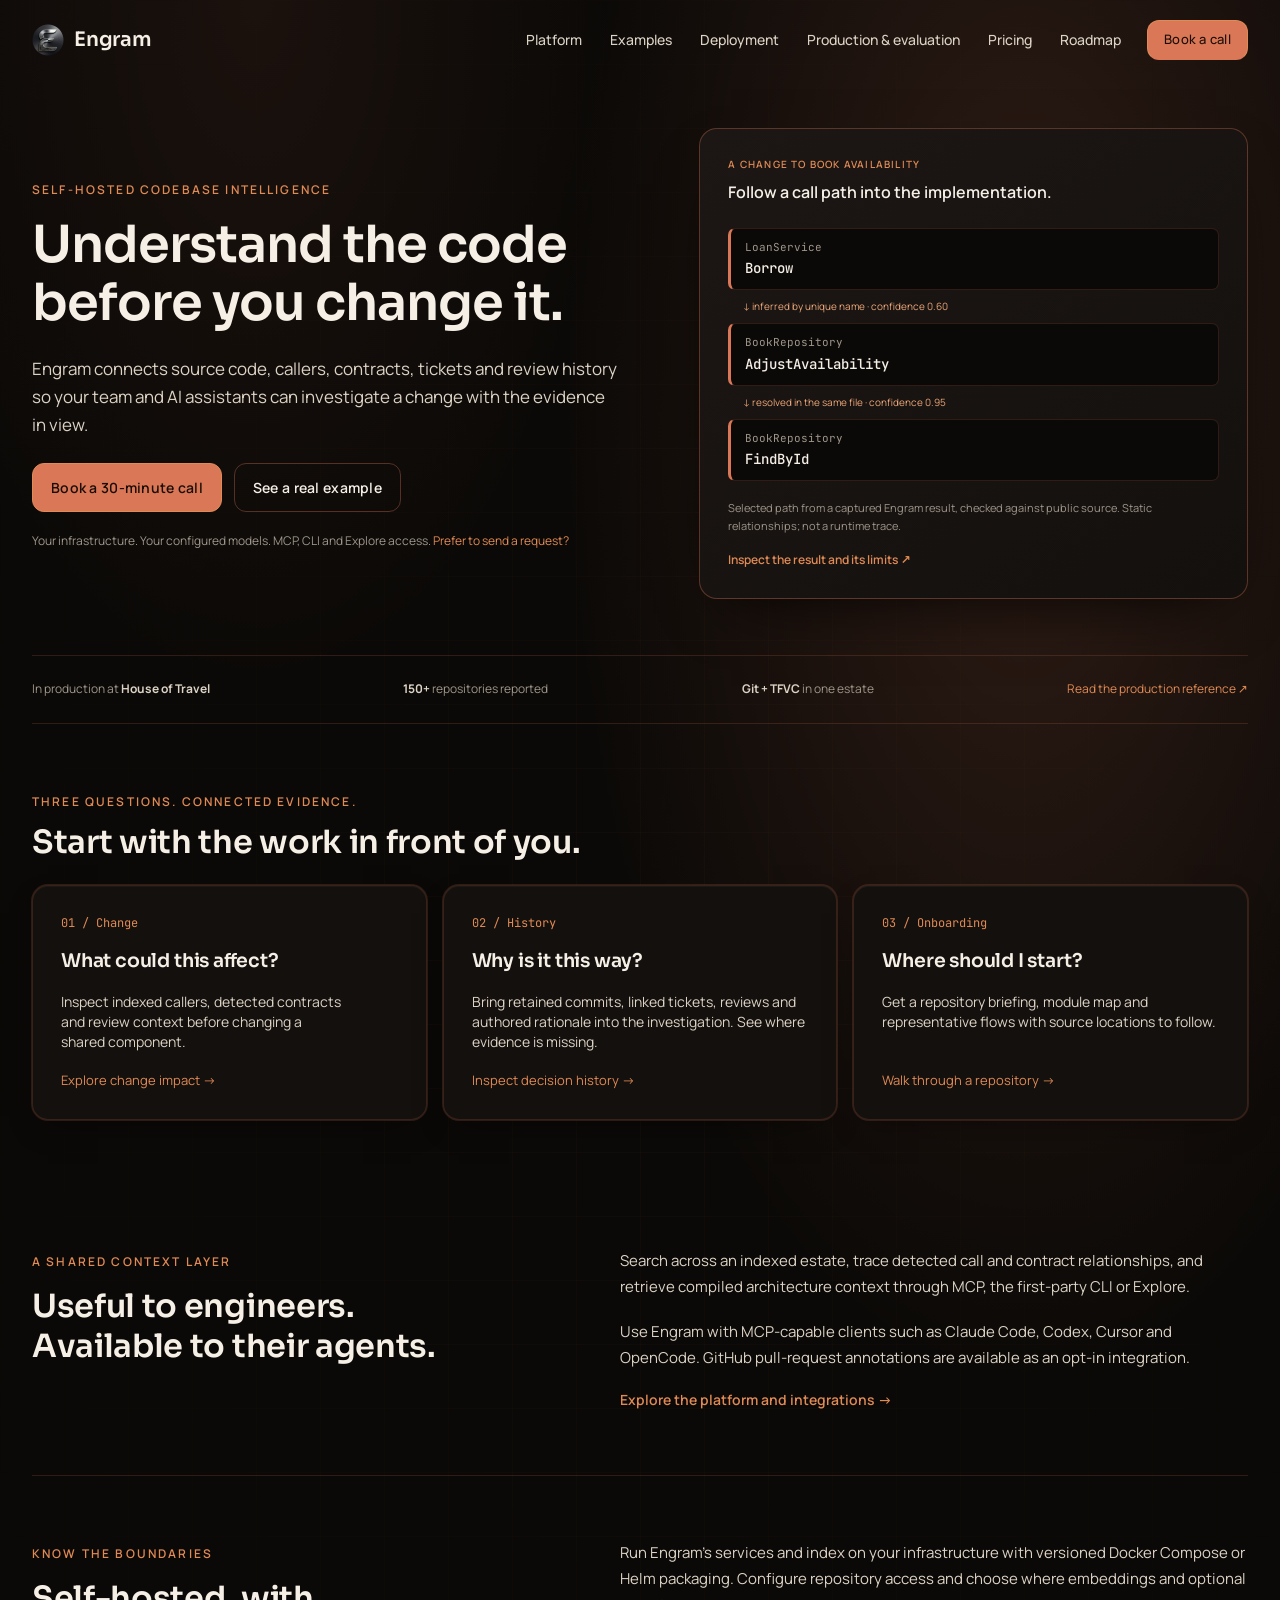
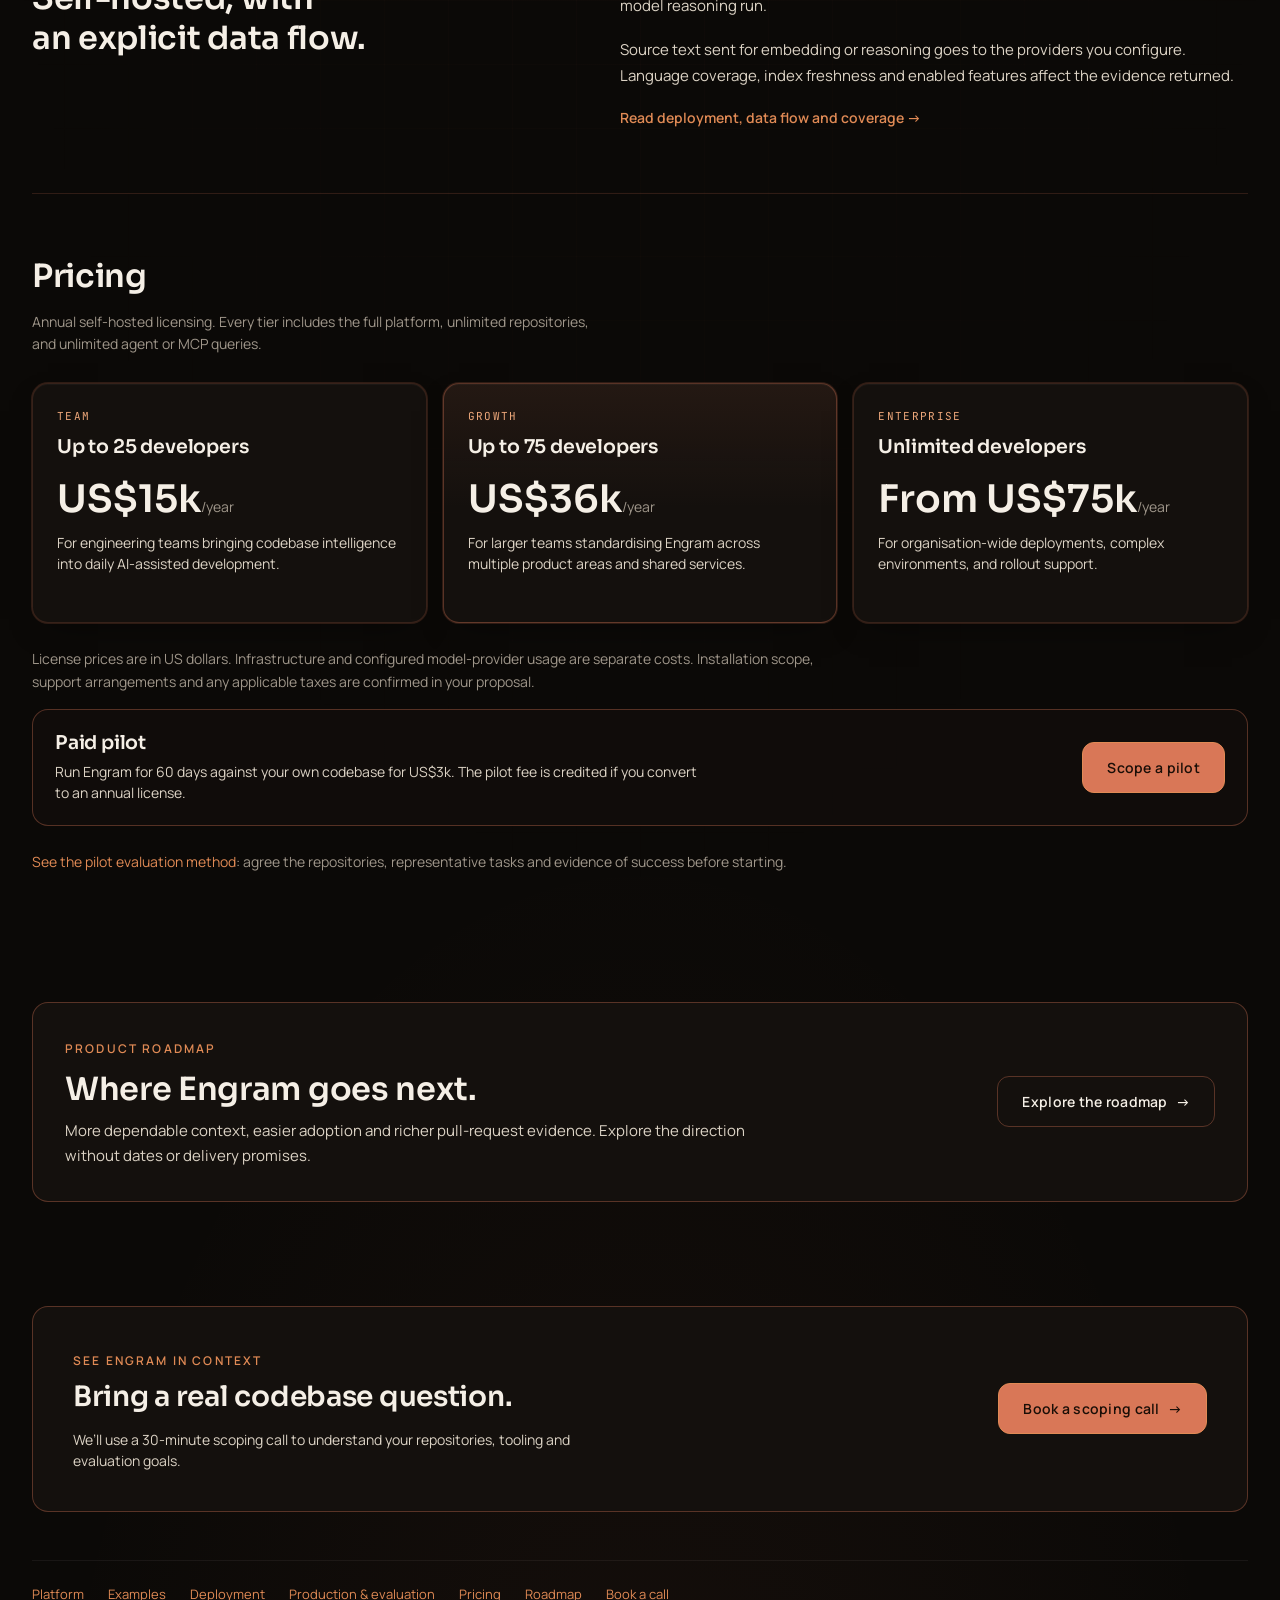
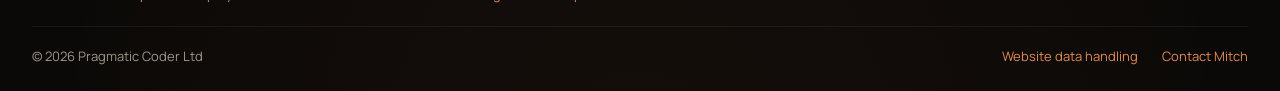
<file: index.html>
<!doctype html>
<html lang="en"><head>
<meta charset="utf-8"/>
<meta name="viewport" content="width=device-width,initial-scale=1"/>
<title>Engram: Understand the Code Before You Change It</title>
<meta name="description" content="Self-hosted codebase intelligence for engineers and AI assistants. Investigate change impact, retained decision history and architecture with inspectable evidence."/>
<meta name="theme-color" content="#0B0907"/>
<link rel="canonical" href="https://engram.pragmaticcoder.com/"/>
<link rel="icon" type="image/png" href="/assets/logo-mark.png"/>
<link rel="apple-touch-icon" href="/assets/logo-mark.png"/>
<meta property="og:type" content="website"/>
<meta property="og:url" content="https://engram.pragmaticcoder.com/"/>
<meta property="og:title" content="Engram: Understand the Code Before You Change It"/>
<meta property="og:description" content="Self-hosted codebase intelligence for engineers and AI assistants. Investigate change impact, retained decision history and architecture with inspectable evidence."/>
<meta property="og:image" content="https://engram.pragmaticcoder.com/assets/og-image.png"/>
<meta property="og:image:width" content="1200"/>
<meta property="og:image:height" content="630"/>
<meta name="twitter:card" content="summary_large_image"/>
<meta name="twitter:title" content="Engram: Understand the Code Before You Change It"/>
<meta name="twitter:description" content="Self-hosted codebase intelligence for engineers and AI assistants. Investigate change impact, retained decision history and architecture with inspectable evidence."/>
<meta name="twitter:image" content="https://engram.pragmaticcoder.com/assets/og-image.png"/>
<link rel="preconnect" href="https://fonts.googleapis.com"/>
<link rel="preconnect" href="https://fonts.gstatic.com" crossorigin/>
<link href="https://fonts.googleapis.com/css2?family=Sora:wght@400;500;600;700&amp;family=Manrope:wght@400;500;600;700&amp;family=JetBrains+Mono:wght@400;500&amp;display=swap" rel="stylesheet"/>
<link rel="stylesheet" href="/styles.css"/>
<link rel="stylesheet" href="/refresh.css"/>

<script type="application/ld+json">{
  "@context": "https://schema.org",
  "@type": "SoftwareApplication",
  "name": "Engram",
  "applicationCategory": "DeveloperApplication",
  "operatingSystem": "Cross-platform",
  "description": "Self-hosted codebase intelligence connecting source code, indexed relationships and retained decision evidence.",
  "url": "https://engram.pragmaticcoder.com/",
  "publisher": {
    "@type": "Organization",
    "name": "Pragmatic Coder Ltd",
    "email": "mitch@pragmaticcoder.com"
  },
  "offers": {
    "@type": "AggregateOffer",
    "priceCurrency": "USD",
    "lowPrice": "15000",
    "offerCount": "3",
    "description": "Annual licenses: Team US$15,000; Growth US$36,000; Enterprise from US$75,000. Infrastructure and model usage are separate."
  }
}</script>
</head><body>
<a href="#main" class="skip">Skip to main content</a>
<div class="page"><div class="bg-atmos" aria-hidden="true"></div><div class="container">
<header><nav class="nav" aria-label="Primary">
<a href="/" class="nav-logo" aria-label="Engram home"><img src="/assets/logo-mark.png" width="32" height="32" alt=""/><span>Engram</span></a>
<button class="nav-toggle" type="button" aria-label="Toggle navigation" aria-expanded="false" aria-controls="nav-links"><svg width="20" height="20" viewBox="0 0 24 24" fill="none" stroke="currentColor" stroke-width="2" stroke-linecap="round" aria-hidden="true"><path d="M3 6h18M3 12h18M3 18h18"/></svg></button>
<div class="nav-links" id="nav-links"><a href="/platform.html">Platform</a>
<a href="/examples.html">Examples</a>
<a href="/deployment.html">Deployment</a>
<a href="/case-study.html">Production &amp; evaluation</a>
<a href="/index.html#pricing">Pricing</a>
<a href="/roadmap.html">Roadmap</a>
<a href="/demo.html" class="btn btn-primary nav-demo">Book a call</a></div>
</nav></header>
<main id="main"><section class="home-hero">
<div class="home-hero-copy"><span class="eyebrow">Self-hosted codebase intelligence</span><h1>Understand the code<br class="desktop-break"/> before you change it.</h1>
<p class="lead">Engram connects source code, callers, contracts, tickets and review history so your team and AI assistants can investigate a change with the evidence in view.</p>
<div class="actions"><a class="btn btn-primary" href="/demo.html">Book a 30-minute call</a><a class="btn btn-ghost" href="/examples.html">See a real example</a></div>
<p class="hero-footnote">Your infrastructure. Your configured models. MCP, CLI and Explore access. <a href="/demo.html#request">Prefer to send a request?</a></p></div><figure class="evidence-panel">
<figcaption><span class="eyebrow">A change to book availability</span><strong>Follow a call path into the implementation.</strong></figcaption>
<ol class="trace-path">
<li><a href="https://github.com/nucleoid/engram-example-catalog/blob/c333c003e7b2b45dfdbf1f9ca7436de6ea47aa3f/src/Services/LoanService.cs#L24"><span>LoanService</span><strong>Borrow</strong></a><span class="edge-label">↓ inferred by unique name · confidence 0.60</span></li>
<li><a href="https://github.com/nucleoid/engram-example-catalog/blob/c333c003e7b2b45dfdbf1f9ca7436de6ea47aa3f/src/Services/BookRepository.cs#L54"><span>BookRepository</span><strong>AdjustAvailability</strong></a><span class="edge-label">↓ resolved in the same file · confidence 0.95</span></li>
<li><a href="https://github.com/nucleoid/engram-example-catalog/blob/c333c003e7b2b45dfdbf1f9ca7436de6ea47aa3f/src/Services/BookRepository.cs#L12"><span>BookRepository</span><strong>FindById</strong></a></li>
</ol>
<p class="evidence-caption">Selected path from a captured Engram result, checked against public source. Static relationships; not a runtime trace.</p>
<a class="text-link" href="/examples.html#change">Inspect the result and its limits <span aria-hidden="true">↗</span></a>
</figure>
</section>
<div class="proof-strip" id="reliability"><span>In production at <strong>House of Travel</strong></span><span><strong>150+</strong> repositories reported</span><span><strong>Git + TFVC</strong> in one estate</span><a href="/case-study.html">Read the production reference <span aria-hidden="true">↗</span></a></div>
<section class="section" id="workflow" aria-labelledby="workflow-h"><span class="eyebrow">Three questions. Connected evidence.</span><h2 id="workflow-h" class="section-h spaced-heading">Start with the work in front of you.</h2>
<div class="grid-3 workflow-cards">
<article class="card"><span class="step-number">01 / Change</span><h3>What could this affect?</h3><p>Inspect indexed callers, detected contracts and review context before changing a shared component.</p><a href="/examples.html#change">Explore change impact <span aria-hidden="true">→</span></a></article>
<article class="card"><span class="step-number">02 / History</span><h3>Why is it this way?</h3><p>Bring retained commits, linked tickets, reviews and authored rationale into the investigation. See where evidence is missing.</p><a href="/examples.html#history">Inspect decision history <span aria-hidden="true">→</span></a></article>
<article class="card"><span class="step-number">03 / Onboarding</span><h3>Where should I start?</h3><p>Get a repository briefing, module map and representative flows with source locations to follow.</p><a href="/examples.html#onboarding">Walk through a repository <span aria-hidden="true">→</span></a></article>
</div></section>
<span id="lineage"></span><span id="intelligence"></span><span id="precompiled"></span><section class="section split-section" id="features" aria-labelledby="features-h"><div><span class="eyebrow">A shared context layer</span><h2 id="features-h">Useful to engineers.<br/>Available to their agents.</h2></div><div class="prose"><p>Search across an indexed estate, trace detected call and contract relationships, and retrieve compiled architecture context through MCP, the first-party CLI or Explore.</p><p>Use Engram with MCP-capable clients such as Claude Code, Codex, Cursor and OpenCode. GitHub pull-request annotations are available as an opt-in integration.</p><a href="/platform.html" class="text-link">Explore the platform and integrations <span aria-hidden="true">→</span></a></div></section>
<span id="setup"></span><span id="operate"></span><span id="enterprise"></span><section class="section split-section" id="deployment" aria-labelledby="deployment-h"><div><span class="eyebrow">Know the boundaries</span><h2 id="deployment-h">Self-hosted, with<br/>an explicit data flow.</h2></div><div class="prose"><p>Run Engram’s services and index on your infrastructure with versioned Docker Compose or Helm packaging. Configure repository access and choose where embeddings and optional model reasoning run.</p><p>Source text sent for embedding or reasoning goes to the providers you configure. Language coverage, index freshness and enabled features affect the evidence returned.</p><a href="/deployment.html" class="text-link">Read deployment, data flow and coverage <span aria-hidden="true">→</span></a></div></section>
<section class="section" id="pricing" aria-labelledby="pricing-h">
        <h2 id="pricing-h" class="section-h">Pricing</h2>
        <p class="section-sub">Annual self-hosted licensing. Every tier includes the full platform, unlimited repositories, and unlimited agent or MCP queries.</p>
        <div class="pricing-grid">
          <article class="pricing-card">
            <span class="pricing-kicker">Team</span>
            <h3>Up to 25 developers</h3>
            <p class="price"><span>US$15k</span>/year</p>
            <p>For engineering teams bringing codebase intelligence into daily AI-assisted development.</p>
          </article>
          <article class="pricing-card pricing-card-featured">
            <span class="pricing-kicker">Growth</span>
            <h3>Up to 75 developers</h3>
            <p class="price"><span>US$36k</span>/year</p>
            <p>For larger teams standardising Engram across multiple product areas and shared services.</p>
          </article>
          <article class="pricing-card">
            <span class="pricing-kicker">Enterprise</span>
            <h3>Unlimited developers</h3>
            <p class="price"><span>From US$75k</span>/year</p>
            <p>For organisation-wide deployments, complex environments, and rollout support.</p>
          </article>
        </div>
        <p class="pricing-note">License prices are in US dollars. Infrastructure and configured model-provider usage are separate costs. Installation scope, support arrangements and any applicable taxes are confirmed in your proposal.</p><div class="pilot-block">
          <div>
            <h3>Paid pilot</h3>
            <p>Run Engram for 60 days against your own codebase for US$3k. The pilot fee is credited if you convert to an annual license.</p>
          </div>
          <a href="/demo.html" class="btn btn-primary">Scope a pilot</a>
        </div>
      <p class="pricing-note"><a href="/case-study.html#evaluation">See the pilot evaluation method</a>: agree the repositories, representative tasks and evidence of success before starting.</p></section>
<section class="section" id="roadmap" aria-labelledby="roadmap-h"><div class="roadmap-preview"><div><span class="eyebrow">Product roadmap</span><h2 id="roadmap-h">Where Engram goes next.</h2><p>More dependable context, easier adoption and richer pull-request evidence. Explore the direction without dates or delivery promises.</p></div><a class="btn btn-ghost" href="/roadmap.html">Explore the roadmap <span aria-hidden="true">→</span></a></div></section>
<section class="closing-cta"><div><span class="eyebrow">See Engram in context</span><h2>Bring a real codebase question.</h2><p>We’ll use a 30-minute scoping call to understand your repositories, tooling and evaluation goals.</p></div><a class="btn btn-primary" href="/demo.html">Book a scoping call <span aria-hidden="true">→</span></a></section></main>
<footer class="footer"><nav class="footer-primary" aria-label="Footer product"><a href="/platform.html">Platform</a>
<a href="/examples.html">Examples</a>
<a href="/deployment.html">Deployment</a>
<a href="/case-study.html">Production &amp; evaluation</a>
<a href="/index.html#pricing">Pricing</a>
<a href="/roadmap.html">Roadmap</a>
<a href="/demo.html">Book a call</a></nav>
<div class="footer-meta"><span>© 2026 Pragmatic Coder Ltd</span><nav aria-label="Footer information"><a href="/data-handling.html">Website data handling</a><a href="mailto:mitch@pragmaticcoder.com">Contact Mitch</a></nav></div></footer>
</div></div>
<script src="/main.js" defer></script>
</body></html>
</file>
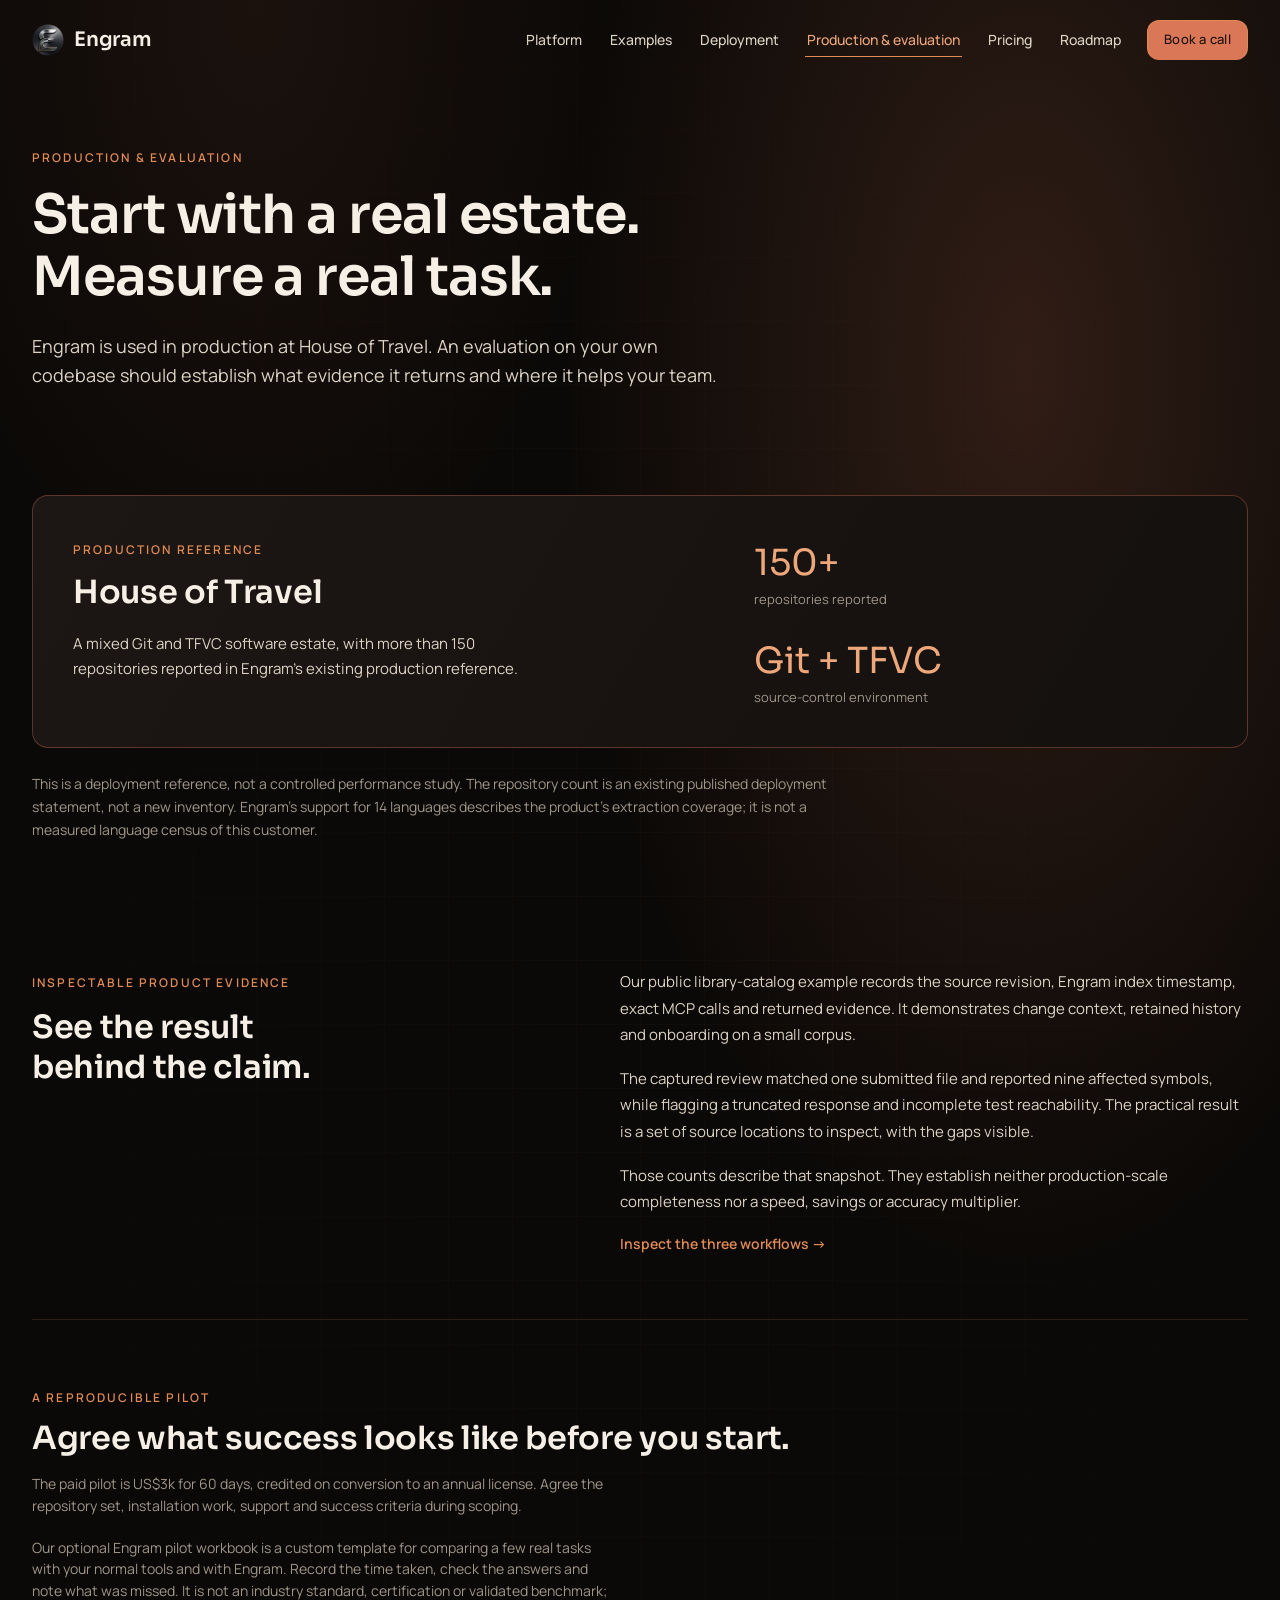
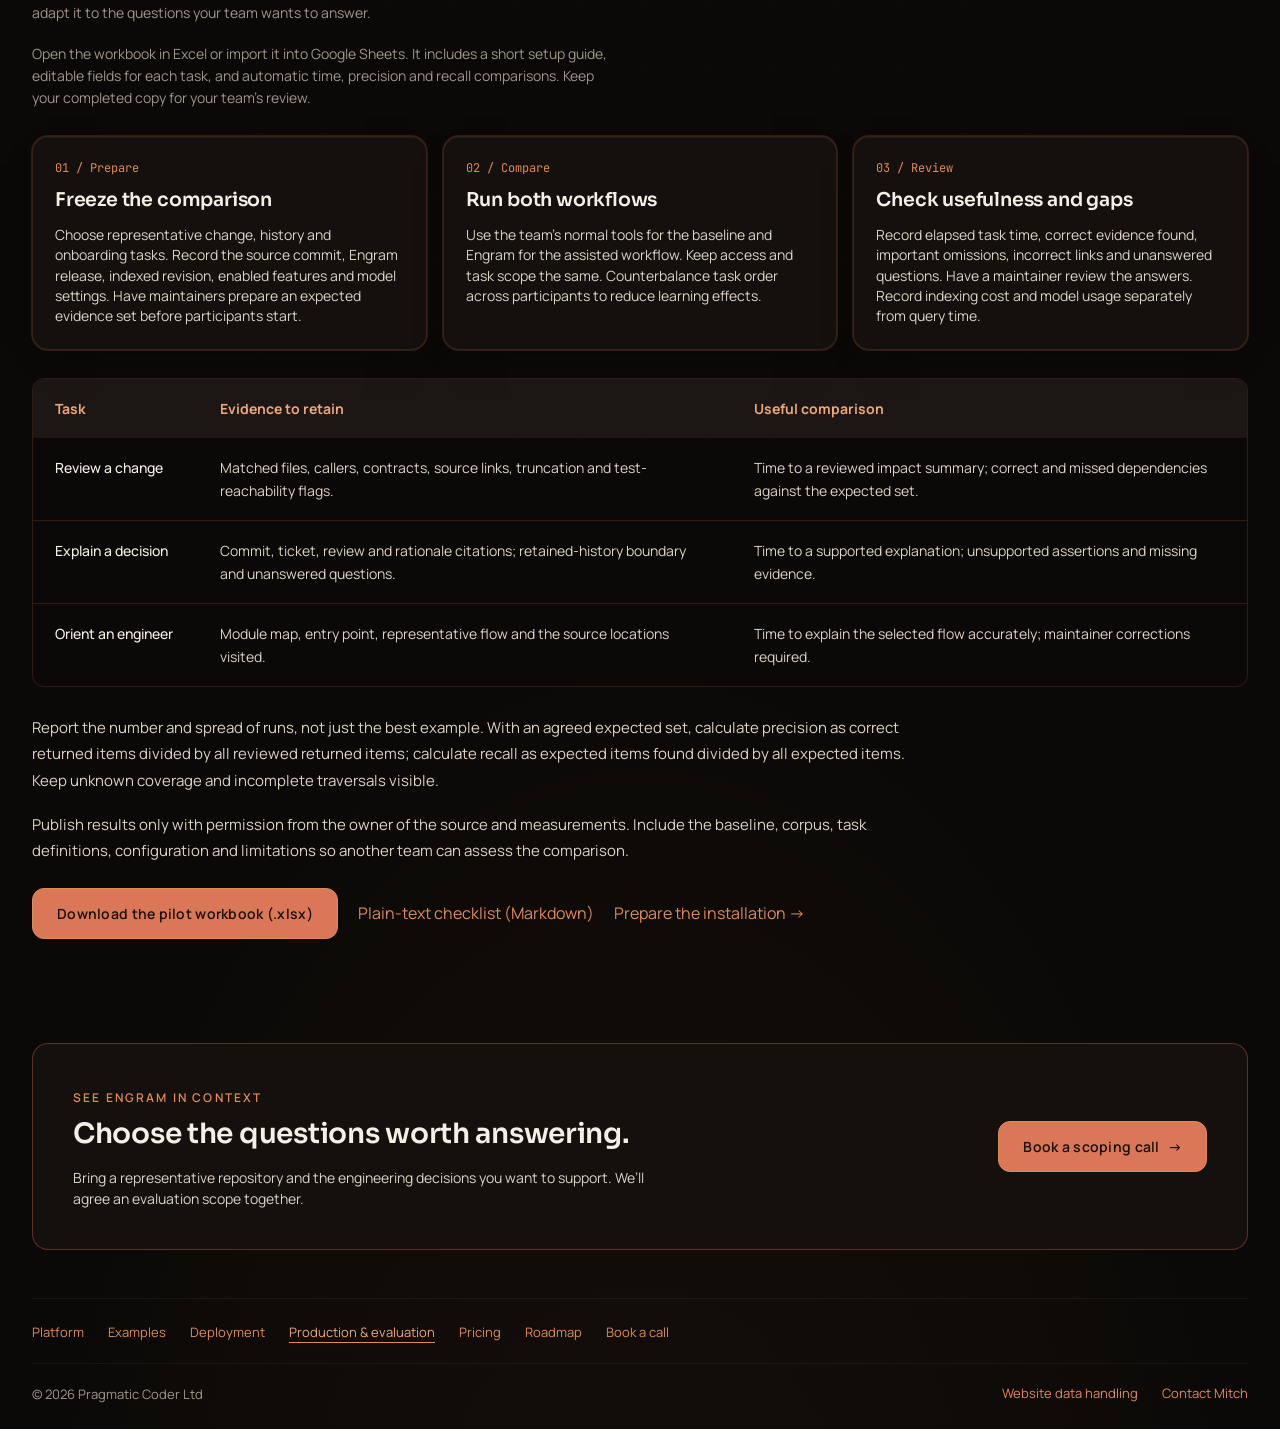
<file: case-study.html>
<!doctype html>
<html lang="en"><head>
<meta charset="utf-8"/>
<meta name="viewport" content="width=device-width,initial-scale=1"/>
<title>Engram in Production: House of Travel and Pilot Evaluation</title>
<meta name="description" content="Read Engram’s existing House of Travel deployment reference and use a reproducible method to evaluate change impact, history and onboarding on your own code."/>
<meta name="theme-color" content="#0B0907"/>
<link rel="canonical" href="https://engram.pragmaticcoder.com/case-study"/>
<link rel="icon" type="image/png" href="/assets/logo-mark.png"/>
<link rel="apple-touch-icon" href="/assets/logo-mark.png"/>
<meta property="og:type" content="website"/>
<meta property="og:url" content="https://engram.pragmaticcoder.com/case-study"/>
<meta property="og:title" content="Engram in Production: House of Travel and Pilot Evaluation"/>
<meta property="og:description" content="Read Engram’s existing House of Travel deployment reference and use a reproducible method to evaluate change impact, history and onboarding on your own code."/>
<meta property="og:image" content="https://engram.pragmaticcoder.com/assets/og-image.png"/>
<meta property="og:image:width" content="1200"/>
<meta property="og:image:height" content="630"/>
<meta name="twitter:card" content="summary_large_image"/>
<meta name="twitter:title" content="Engram in Production: House of Travel and Pilot Evaluation"/>
<meta name="twitter:description" content="Read Engram’s existing House of Travel deployment reference and use a reproducible method to evaluate change impact, history and onboarding on your own code."/>
<meta name="twitter:image" content="https://engram.pragmaticcoder.com/assets/og-image.png"/>
<link rel="preconnect" href="https://fonts.googleapis.com"/>
<link rel="preconnect" href="https://fonts.gstatic.com" crossorigin/>
<link href="https://fonts.googleapis.com/css2?family=Sora:wght@400;500;600;700&amp;family=Manrope:wght@400;500;600;700&amp;family=JetBrains+Mono:wght@400;500&amp;display=swap" rel="stylesheet"/>
<link rel="stylesheet" href="/styles.css"/>
<link rel="stylesheet" href="/refresh.css"/>

</head><body>
<a href="#main" class="skip">Skip to main content</a>
<div class="page"><div class="bg-atmos" aria-hidden="true"></div><div class="container">
<header><nav class="nav" aria-label="Primary">
<a href="/" class="nav-logo" aria-label="Engram home"><img src="/assets/logo-mark.png" width="32" height="32" alt=""/><span>Engram</span></a>
<button class="nav-toggle" type="button" aria-label="Toggle navigation" aria-expanded="false" aria-controls="nav-links"><svg width="20" height="20" viewBox="0 0 24 24" fill="none" stroke="currentColor" stroke-width="2" stroke-linecap="round" aria-hidden="true"><path d="M3 6h18M3 12h18M3 18h18"/></svg></button>
<div class="nav-links" id="nav-links"><a href="/platform.html">Platform</a>
<a href="/examples.html">Examples</a>
<a href="/deployment.html">Deployment</a>
<a href="/case-study.html" aria-current="page">Production &amp; evaluation</a>
<a href="/index.html#pricing">Pricing</a>
<a href="/roadmap.html">Roadmap</a>
<a href="/demo.html" class="btn btn-primary nav-demo">Book a call</a></div>
</nav></header>
<main id="main"><section class="page-intro"><span class="eyebrow">Production & evaluation</span><h1>Start with a real estate.<br/>Measure a real task.</h1><p class="lead">Engram is used in production at House of Travel. An evaluation on your own codebase should establish what evidence it returns and where it helps your team.</p></section><section class="section" aria-labelledby="reference-h"><div class="case-reference"><div><span class="eyebrow">Production reference</span><h2 id="reference-h">House of Travel</h2><p>A mixed Git and TFVC software estate, with more than 150 repositories reported in Engram’s existing production reference.</p></div><dl class="case-facts"><div><dt>150+</dt><dd>repositories reported</dd></div><div><dt>Git + TFVC</dt><dd>source-control environment</dd></div></dl></div><p class="section-note">This is a deployment reference, not a controlled performance study. The repository count is an existing published deployment statement, not a new inventory. Engram’s support for 14 languages describes the product’s extraction coverage; it is not a measured language census of this customer.</p></section>
<section class="section split-section" aria-labelledby="proof-h"><div><span class="eyebrow">Inspectable product evidence</span><h2 id="proof-h">See the result<br/>behind the claim.</h2></div><div class="prose"><p>Our public library-catalog example records the source revision, Engram index timestamp, exact MCP calls and returned evidence. It demonstrates change context, retained history and onboarding on a small corpus.</p><p>The captured review matched one submitted file and reported nine affected symbols, while flagging a truncated response and incomplete test reachability. The practical result is a set of source locations to inspect, with the gaps visible.</p><p>Those counts describe that snapshot. They establish neither production-scale completeness nor a speed, savings or accuracy multiplier.</p><a class="text-link" href="/examples.html">Inspect the three workflows →</a></div></section>
<section class="section" id="evaluation" aria-labelledby="evaluation-h"><span class="eyebrow">A reproducible pilot</span><h2 id="evaluation-h" class="section-h spaced-heading">Agree what success looks like before you start.</h2><p class="section-sub">The paid pilot is US$3k for 60 days, credited on conversion to an annual license. Agree the repository set, installation work, support and success criteria during scoping.</p><p class="section-sub">Our optional Engram pilot workbook is a custom template for comparing a few real tasks with your normal tools and with Engram. Record the time taken, check the answers and note what was missed. It is not an industry standard, certification or validated benchmark; adapt it to the questions your team wants to answer.</p><p class="section-sub">Open the workbook in Excel or import it into Google Sheets. It includes a short setup guide, editable fields for each task, and automatic time, precision and recall comparisons. Keep your completed copy for your team’s review.</p><div class="grid-3"><article class="card"><span class="step-number">01 / Prepare</span><h3>Freeze the comparison</h3><p>Choose representative change, history and onboarding tasks. Record the source commit, Engram release, indexed revision, enabled features and model settings. Have maintainers prepare an expected evidence set before participants start.</p></article><article class="card"><span class="step-number">02 / Compare</span><h3>Run both workflows</h3><p>Use the team’s normal tools for the baseline and Engram for the assisted workflow. Keep access and task scope the same. Counterbalance task order across participants to reduce learning effects.</p></article><article class="card"><span class="step-number">03 / Review</span><h3>Check usefulness and gaps</h3><p>Record elapsed task time, correct evidence found, important omissions, incorrect links and unanswered questions. Have a maintainer review the answers. Record indexing cost and model usage separately from query time.</p></article></div>
<div class="table-scroll" role="region" aria-label="Pilot tasks and measurements" tabindex="0"><table class="coverage-table"><thead><tr><th scope="col">Task</th><th scope="col">Evidence to retain</th><th scope="col">Useful comparison</th></tr></thead><tbody><tr><th scope="row">Review a change</th><td>Matched files, callers, contracts, source links, truncation and test-reachability flags.</td><td>Time to a reviewed impact summary; correct and missed dependencies against the expected set.</td></tr><tr><th scope="row">Explain a decision</th><td>Commit, ticket, review and rationale citations; retained-history boundary and unanswered questions.</td><td>Time to a supported explanation; unsupported assertions and missing evidence.</td></tr><tr><th scope="row">Orient an engineer</th><td>Module map, entry point, representative flow and the source locations visited.</td><td>Time to explain the selected flow accurately; maintainer corrections required.</td></tr></tbody></table></div>
<div class="prose wide-prose"><p>Report the number and spread of runs, not just the best example. With an agreed expected set, calculate precision as correct returned items divided by all reviewed returned items; calculate recall as expected items found divided by all expected items. Keep unknown coverage and incomplete traversals visible.</p><p>Publish results only with permission from the owner of the source and measurements. Include the baseline, corpus, task definitions, configuration and limitations so another team can assess the comparison.</p></div><div class="actions"><a class="btn btn-primary" href="/assets/examples/engram-pilot-workbook.xlsx" download>Download the pilot workbook (.xlsx)</a><a href="/assets/examples/evaluation-worksheet.md" download>Plain-text checklist (Markdown)</a><a href="/deployment.html#setup">Prepare the installation →</a></div></section><section class="closing-cta"><div><span class="eyebrow">See Engram in context</span><h2>Choose the questions worth answering.</h2><p>Bring a representative repository and the engineering decisions you want to support. We’ll agree an evaluation scope together.</p></div><a class="btn btn-primary" href="/demo.html">Book a scoping call <span aria-hidden="true">→</span></a></section></main>
<footer class="footer"><nav class="footer-primary" aria-label="Footer product"><a href="/platform.html">Platform</a>
<a href="/examples.html">Examples</a>
<a href="/deployment.html">Deployment</a>
<a href="/case-study.html" aria-current="page">Production &amp; evaluation</a>
<a href="/index.html#pricing">Pricing</a>
<a href="/roadmap.html">Roadmap</a>
<a href="/demo.html">Book a call</a></nav>
<div class="footer-meta"><span>© 2026 Pragmatic Coder Ltd</span><nav aria-label="Footer information"><a href="/data-handling.html">Website data handling</a><a href="mailto:mitch@pragmaticcoder.com">Contact Mitch</a></nav></div></footer>
</div></div>
<script src="/main.js" defer></script>
</body></html>
</file>
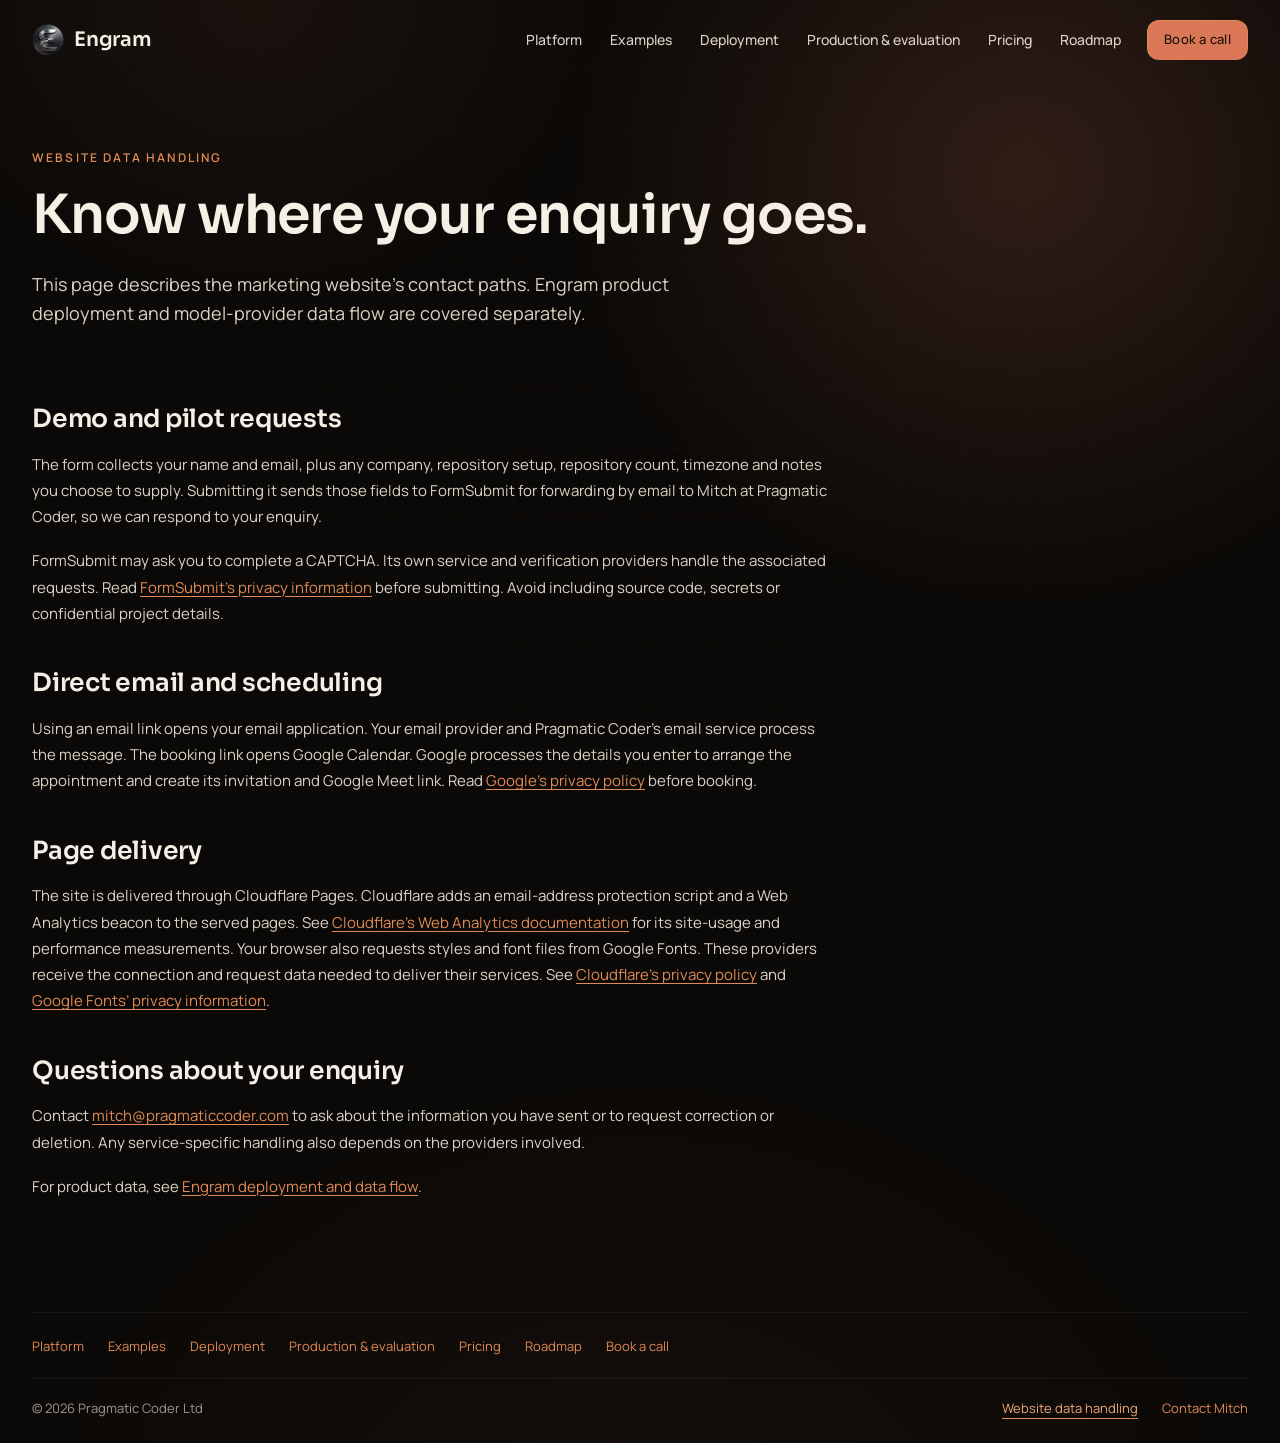
<file: data-handling.html>
<!doctype html>
<html lang="en"><head>
<meta charset="utf-8"/>
<meta name="viewport" content="width=device-width,initial-scale=1"/>
<title>Website Data Handling: Engram</title>
<meta name="description" content="How Engram’s marketing website handles demo enquiries, direct email, form processing, fonts and page delivery."/>
<meta name="theme-color" content="#0B0907"/>
<link rel="canonical" href="https://engram.pragmaticcoder.com/data-handling"/>
<link rel="icon" type="image/png" href="/assets/logo-mark.png"/>
<link rel="apple-touch-icon" href="/assets/logo-mark.png"/>
<meta property="og:type" content="website"/>
<meta property="og:url" content="https://engram.pragmaticcoder.com/data-handling"/>
<meta property="og:title" content="Website Data Handling: Engram"/>
<meta property="og:description" content="How Engram’s marketing website handles demo enquiries, direct email, form processing, fonts and page delivery."/>
<meta property="og:image" content="https://engram.pragmaticcoder.com/assets/og-image.png"/>
<meta property="og:image:width" content="1200"/>
<meta property="og:image:height" content="630"/>
<meta name="twitter:card" content="summary_large_image"/>
<meta name="twitter:title" content="Website Data Handling: Engram"/>
<meta name="twitter:description" content="How Engram’s marketing website handles demo enquiries, direct email, form processing, fonts and page delivery."/>
<meta name="twitter:image" content="https://engram.pragmaticcoder.com/assets/og-image.png"/>
<link rel="preconnect" href="https://fonts.googleapis.com"/>
<link rel="preconnect" href="https://fonts.gstatic.com" crossorigin/>
<link href="https://fonts.googleapis.com/css2?family=Sora:wght@400;500;600;700&amp;family=Manrope:wght@400;500;600;700&amp;family=JetBrains+Mono:wght@400;500&amp;display=swap" rel="stylesheet"/>
<link rel="stylesheet" href="/styles.css"/>
<link rel="stylesheet" href="/refresh.css"/>

</head><body>
<a href="#main" class="skip">Skip to main content</a>
<div class="page"><div class="bg-atmos" aria-hidden="true"></div><div class="container">
<header><nav class="nav" aria-label="Primary">
<a href="/" class="nav-logo" aria-label="Engram home"><img src="/assets/logo-mark.png" width="32" height="32" alt=""/><span>Engram</span></a>
<button class="nav-toggle" type="button" aria-label="Toggle navigation" aria-expanded="false" aria-controls="nav-links"><svg width="20" height="20" viewBox="0 0 24 24" fill="none" stroke="currentColor" stroke-width="2" stroke-linecap="round" aria-hidden="true"><path d="M3 6h18M3 12h18M3 18h18"/></svg></button>
<div class="nav-links" id="nav-links"><a href="/platform.html">Platform</a>
<a href="/examples.html">Examples</a>
<a href="/deployment.html">Deployment</a>
<a href="/case-study.html">Production &amp; evaluation</a>
<a href="/index.html#pricing">Pricing</a>
<a href="/roadmap.html">Roadmap</a>
<a href="/demo.html" class="btn btn-primary nav-demo">Book a call</a></div>
</nav></header>
<main id="main"><section class="page-intro"><span class="eyebrow">Website data handling</span><h1>Know where your enquiry goes.</h1><p class="lead">This page describes the marketing website’s contact paths. Engram product deployment and model-provider data flow are covered separately.</p></section><section class="section prose policy-prose" aria-label="Contact and website services"><h2>Demo and pilot requests</h2><p>The form collects your name and email, plus any company, repository setup, repository count, timezone and notes you choose to supply. Submitting it sends those fields to FormSubmit for forwarding by email to Mitch at Pragmatic Coder, so we can respond to your enquiry.</p><p>FormSubmit may ask you to complete a CAPTCHA. Its own service and verification providers handle the associated requests. Read <a href="https://formsubmit.co/privacy.pdf">FormSubmit’s privacy information</a> before submitting. Avoid including source code, secrets or confidential project details.</p><h2>Direct email and scheduling</h2><p>Using an email link opens your email application. Your email provider and Pragmatic Coder’s email service process the message. The booking link opens Google Calendar. Google processes the details you enter to arrange the appointment and create its invitation and Google Meet link. Read <a href="https://policies.google.com/privacy">Google’s privacy policy</a> before booking.</p><h2>Page delivery</h2><p>The site is delivered through Cloudflare Pages. Cloudflare adds an email-address protection script and a Web Analytics beacon to the served pages. See <a href="https://developers.cloudflare.com/web-analytics/about/">Cloudflare’s Web Analytics documentation</a> for its site-usage and performance measurements. Your browser also requests styles and font files from Google Fonts. These providers receive the connection and request data needed to deliver their services. See <a href="https://www.cloudflare.com/privacypolicy/">Cloudflare’s privacy policy</a> and <a href="https://developers.google.com/fonts/faq/privacy">Google Fonts’ privacy information</a>.</p><h2>Questions about your enquiry</h2><p>Contact <a href="mailto:mitch@pragmaticcoder.com">mitch@pragmaticcoder.com</a> to ask about the information you have sent or to request correction or deletion. Any service-specific handling also depends on the providers involved.</p><p>For product data, see <a href="/deployment.html#data-flow">Engram deployment and data flow</a>.</p></section></main>
<footer class="footer"><nav class="footer-primary" aria-label="Footer product"><a href="/platform.html">Platform</a>
<a href="/examples.html">Examples</a>
<a href="/deployment.html">Deployment</a>
<a href="/case-study.html">Production &amp; evaluation</a>
<a href="/index.html#pricing">Pricing</a>
<a href="/roadmap.html">Roadmap</a>
<a href="/demo.html">Book a call</a></nav>
<div class="footer-meta"><span>© 2026 Pragmatic Coder Ltd</span><nav aria-label="Footer information"><a href="/data-handling.html" aria-current="page">Website data handling</a><a href="mailto:mitch@pragmaticcoder.com">Contact Mitch</a></nav></div></footer>
</div></div>
<script src="/main.js" defer></script>
</body></html>
</file>
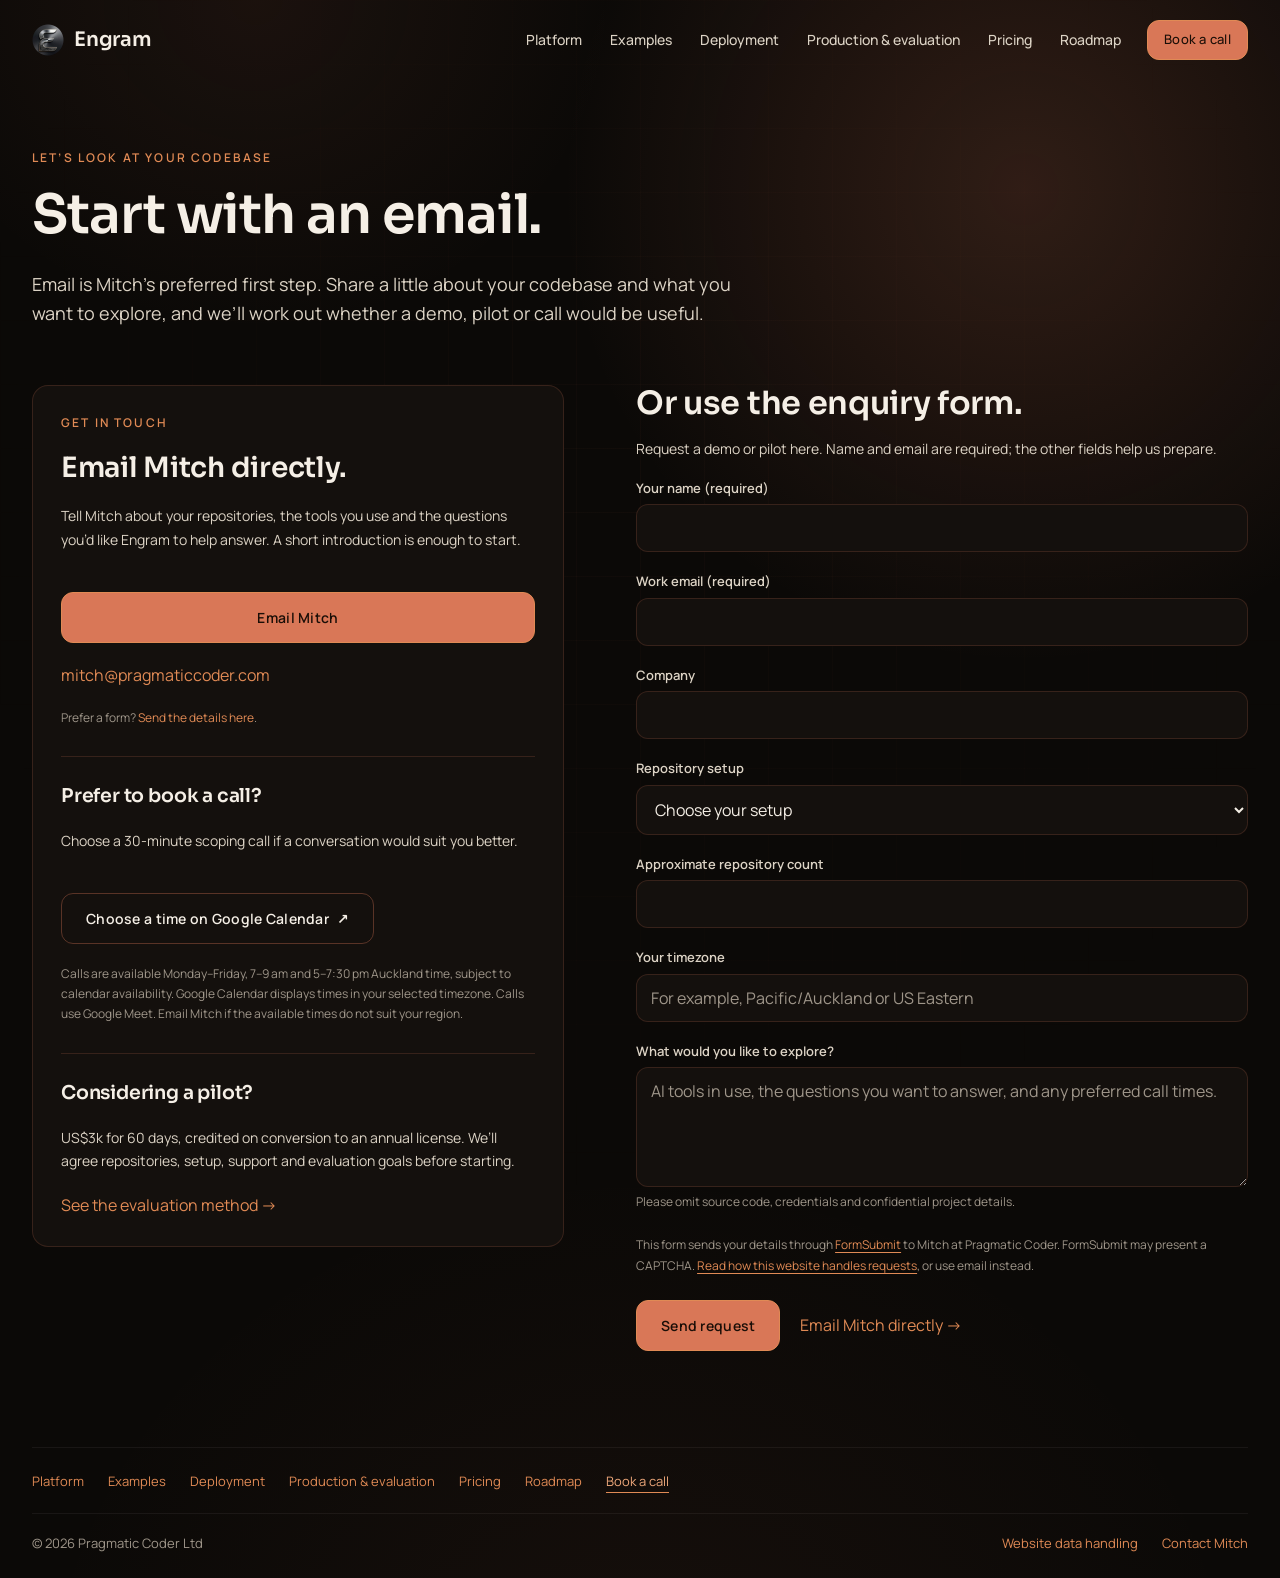
<file: demo.html>
<!doctype html>
<html lang="en"><head>
<meta charset="utf-8"/>
<meta name="viewport" content="width=device-width,initial-scale=1"/>
<title>Contact Mitch or Book an Engram Scoping Call</title>
<meta name="description" content="Start by emailing Mitch about your codebase and questions. Use the enquiry form or book a 30-minute Engram scoping call if you prefer."/>
<meta name="theme-color" content="#0B0907"/>
<link rel="canonical" href="https://engram.pragmaticcoder.com/demo"/>
<link rel="icon" type="image/png" href="/assets/logo-mark.png"/>
<link rel="apple-touch-icon" href="/assets/logo-mark.png"/>
<meta property="og:type" content="website"/>
<meta property="og:url" content="https://engram.pragmaticcoder.com/demo"/>
<meta property="og:title" content="Contact Mitch or Book an Engram Scoping Call"/>
<meta property="og:description" content="Start by emailing Mitch about your codebase and questions. Use the enquiry form or book a 30-minute Engram scoping call if you prefer."/>
<meta property="og:image" content="https://engram.pragmaticcoder.com/assets/og-image.png"/>
<meta property="og:image:width" content="1200"/>
<meta property="og:image:height" content="630"/>
<meta name="twitter:card" content="summary_large_image"/>
<meta name="twitter:title" content="Contact Mitch or Book an Engram Scoping Call"/>
<meta name="twitter:description" content="Start by emailing Mitch about your codebase and questions. Use the enquiry form or book a 30-minute Engram scoping call if you prefer."/>
<meta name="twitter:image" content="https://engram.pragmaticcoder.com/assets/og-image.png"/>
<link rel="preconnect" href="https://fonts.googleapis.com"/>
<link rel="preconnect" href="https://fonts.gstatic.com" crossorigin/>
<link href="https://fonts.googleapis.com/css2?family=Sora:wght@400;500;600;700&amp;family=Manrope:wght@400;500;600;700&amp;family=JetBrains+Mono:wght@400;500&amp;display=swap" rel="stylesheet"/>
<link rel="stylesheet" href="/styles.css"/>
<link rel="stylesheet" href="/refresh.css"/>

<meta name="robots" content="noindex"/>
</head><body>
<a href="#main" class="skip">Skip to main content</a>
<div class="page"><div class="bg-atmos" aria-hidden="true"></div><div class="container">
<header><nav class="nav" aria-label="Primary">
<a href="/" class="nav-logo" aria-label="Engram home"><img src="/assets/logo-mark.png" width="32" height="32" alt=""/><span>Engram</span></a>
<button class="nav-toggle" type="button" aria-label="Toggle navigation" aria-expanded="false" aria-controls="nav-links"><svg width="20" height="20" viewBox="0 0 24 24" fill="none" stroke="currentColor" stroke-width="2" stroke-linecap="round" aria-hidden="true"><path d="M3 6h18M3 12h18M3 18h18"/></svg></button>
<div class="nav-links" id="nav-links"><a href="/platform.html">Platform</a>
<a href="/examples.html">Examples</a>
<a href="/deployment.html">Deployment</a>
<a href="/case-study.html">Production &amp; evaluation</a>
<a href="/index.html#pricing">Pricing</a>
<a href="/roadmap.html">Roadmap</a>
<a href="/demo.html" aria-current="page" class="btn btn-primary nav-demo">Book a call</a></div>
</nav></header>
<main id="main"><section class="page-intro"><span class="eyebrow">Let’s look at your codebase</span><h1>Start with an email.</h1><p class="lead">Email is Mitch’s preferred first step. Share a little about your codebase and what you want to explore, and we’ll work out whether a demo, pilot or call would be useful.</p></section><div class="contact-grid"><section class="record-panel booking-panel" id="booking" aria-labelledby="booking-h"><span class="eyebrow">Get in touch</span><h2 id="booking-h">Email Mitch directly.</h2><p>Tell Mitch about your repositories, the tools you use and the questions you’d like Engram to help answer. A short introduction is enough to start.</p><a class="btn btn-primary" href="mailto:mitch@pragmaticcoder.com?subject=Engram%20enquiry">Email Mitch</a><a href="mailto:mitch@pragmaticcoder.com">mitch@pragmaticcoder.com</a><p class="muted">Prefer a form? <a href="#request">Send the details here</a>.</p><hr/><h3>Prefer to book a call?</h3><p>Choose a 30-minute scoping call if a conversation would suit you better.</p><div id="booking-destination"><a class="btn btn-ghost" href="https://calendar.google.com/calendar/u/0/appointments/schedules/AcZssZ03YZjoSkRzZ6Zj6q9sd8sf4mQ4YmHULVEeQg6vgVUbmmpikif88qI9nzSRRGoLaab0dH2Jpx8I">Choose a time on Google Calendar <span aria-hidden="true">↗</span></a></div><p class="muted">Calls are available Monday–Friday, 7–9 am and 5–7:30 pm Auckland time, subject to calendar availability. Google Calendar displays times in your selected timezone. Calls use Google Meet. Email Mitch if the available times do not suit your region.</p><hr/><h3>Considering a pilot?</h3><p>US$3k for 60 days, credited on conversion to an annual license. We’ll agree repositories, setup, support and evaluation goals before starting.</p><a href="/case-study.html#evaluation">See the evaluation method →</a></section>
<section id="request" class="contact-form" aria-labelledby="request-h"><h2 id="request-h">Or use the enquiry form.</h2><p>Request a demo or pilot here. Name and email are required; the other fields help us prepare.</p>
<form action="https://formsubmit.co/mitch@pragmaticcoder.com" method="POST">
<input type="hidden" name="_subject" value="Engram demo or pilot request"/>
<input type="hidden" name="_next" value="https://engram.pragmaticcoder.com/thanks.html"/>
<input type="hidden" name="_captcha" value="true"/>
<input type="text" name="_honey" class="honeypot" tabindex="-1" autocomplete="off" aria-hidden="true"/>
<div class="field"><label for="name">Your name (required)</label><input id="name" name="name" type="text" required autocomplete="name" maxlength="120"/></div>
<div class="field"><label for="email">Work email (required)</label><input id="email" name="email" type="email" required autocomplete="email" maxlength="254"/></div>
<div class="field"><label for="company">Company</label><input id="company" name="company" type="text" autocomplete="organization" maxlength="200"/></div>
<div class="field"><label for="repos">Repository setup</label><select id="repos" name="repos"><option value="">Choose your setup</option><option>GitHub</option><option>Azure DevOps (Git)</option><option>Azure DevOps (TFVC)</option><option>GitLab</option><option>Bitbucket</option><option>Mixed</option><option>Other</option></select></div>
<div class="field"><label for="repo-count">Approximate repository count</label><input id="repo-count" name="repository_count" type="number" min="1" step="1" inputmode="numeric"/></div>
<div class="field"><label for="timezone">Your timezone</label><input id="timezone" name="timezone" type="text" placeholder="For example, Pacific/Auckland or US Eastern" maxlength="100"/></div>
<div class="field"><label for="notes">What would you like to explore?</label><textarea id="notes" name="notes" maxlength="4000" placeholder="AI tools in use, the questions you want to answer, and any preferred call times." aria-describedby="notes-hint"></textarea><span class="field-hint" id="notes-hint">Please omit source code, credentials and confidential project details.</span></div>
<p class="form-disclosure">This form sends your details through <a href="https://formsubmit.co/privacy.pdf">FormSubmit</a> to Mitch at Pragmatic Coder. FormSubmit may present a CAPTCHA. <a href="/data-handling.html">Read how this website handles requests</a>, or use email instead.</p>
<div class="actions"><button type="submit" class="btn btn-primary">Send request</button><a href="mailto:mitch@pragmaticcoder.com">Email Mitch directly →</a></div>
</form></section></div></main>
<footer class="footer"><nav class="footer-primary" aria-label="Footer product"><a href="/platform.html">Platform</a>
<a href="/examples.html">Examples</a>
<a href="/deployment.html">Deployment</a>
<a href="/case-study.html">Production &amp; evaluation</a>
<a href="/index.html#pricing">Pricing</a>
<a href="/roadmap.html">Roadmap</a>
<a href="/demo.html" aria-current="page">Book a call</a></nav>
<div class="footer-meta"><span>© 2026 Pragmatic Coder Ltd</span><nav aria-label="Footer information"><a href="/data-handling.html">Website data handling</a><a href="mailto:mitch@pragmaticcoder.com">Contact Mitch</a></nav></div></footer>
</div></div>
<script src="/main.js" defer></script>
</body></html>
</file>
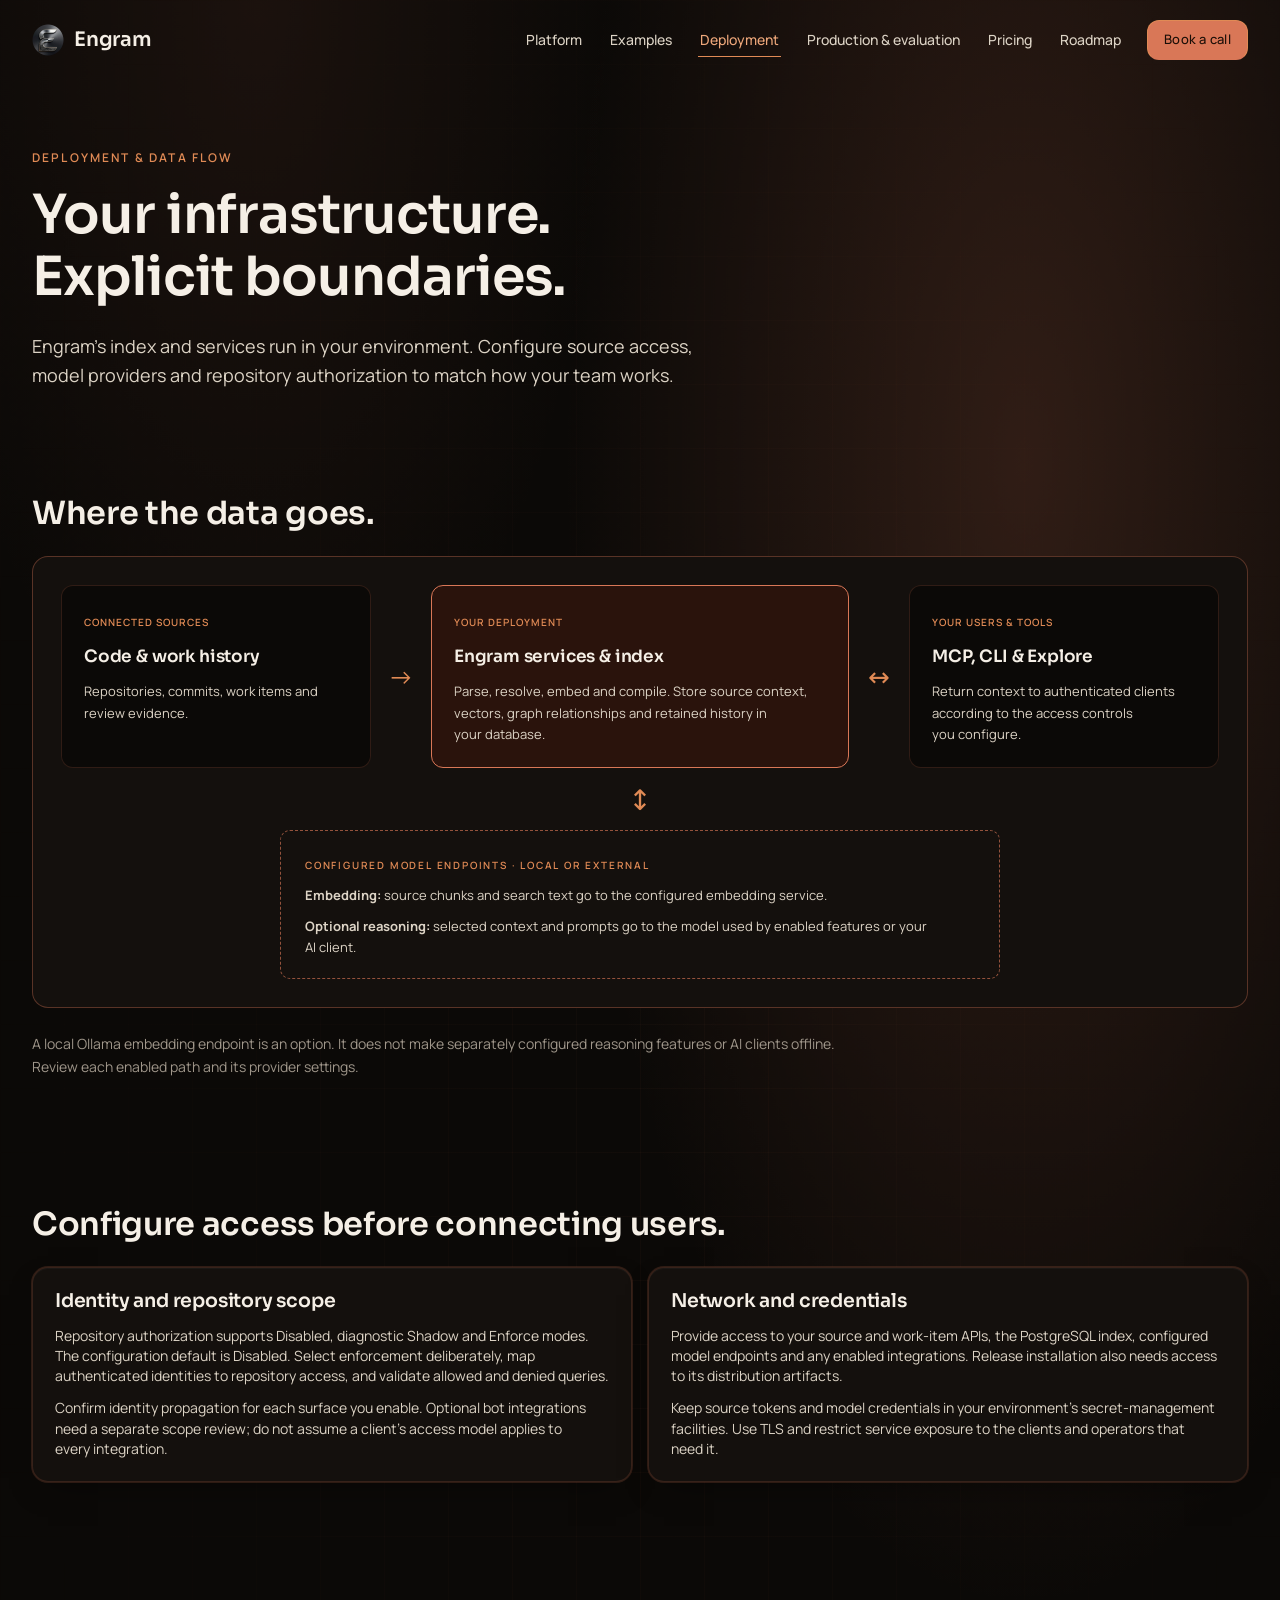
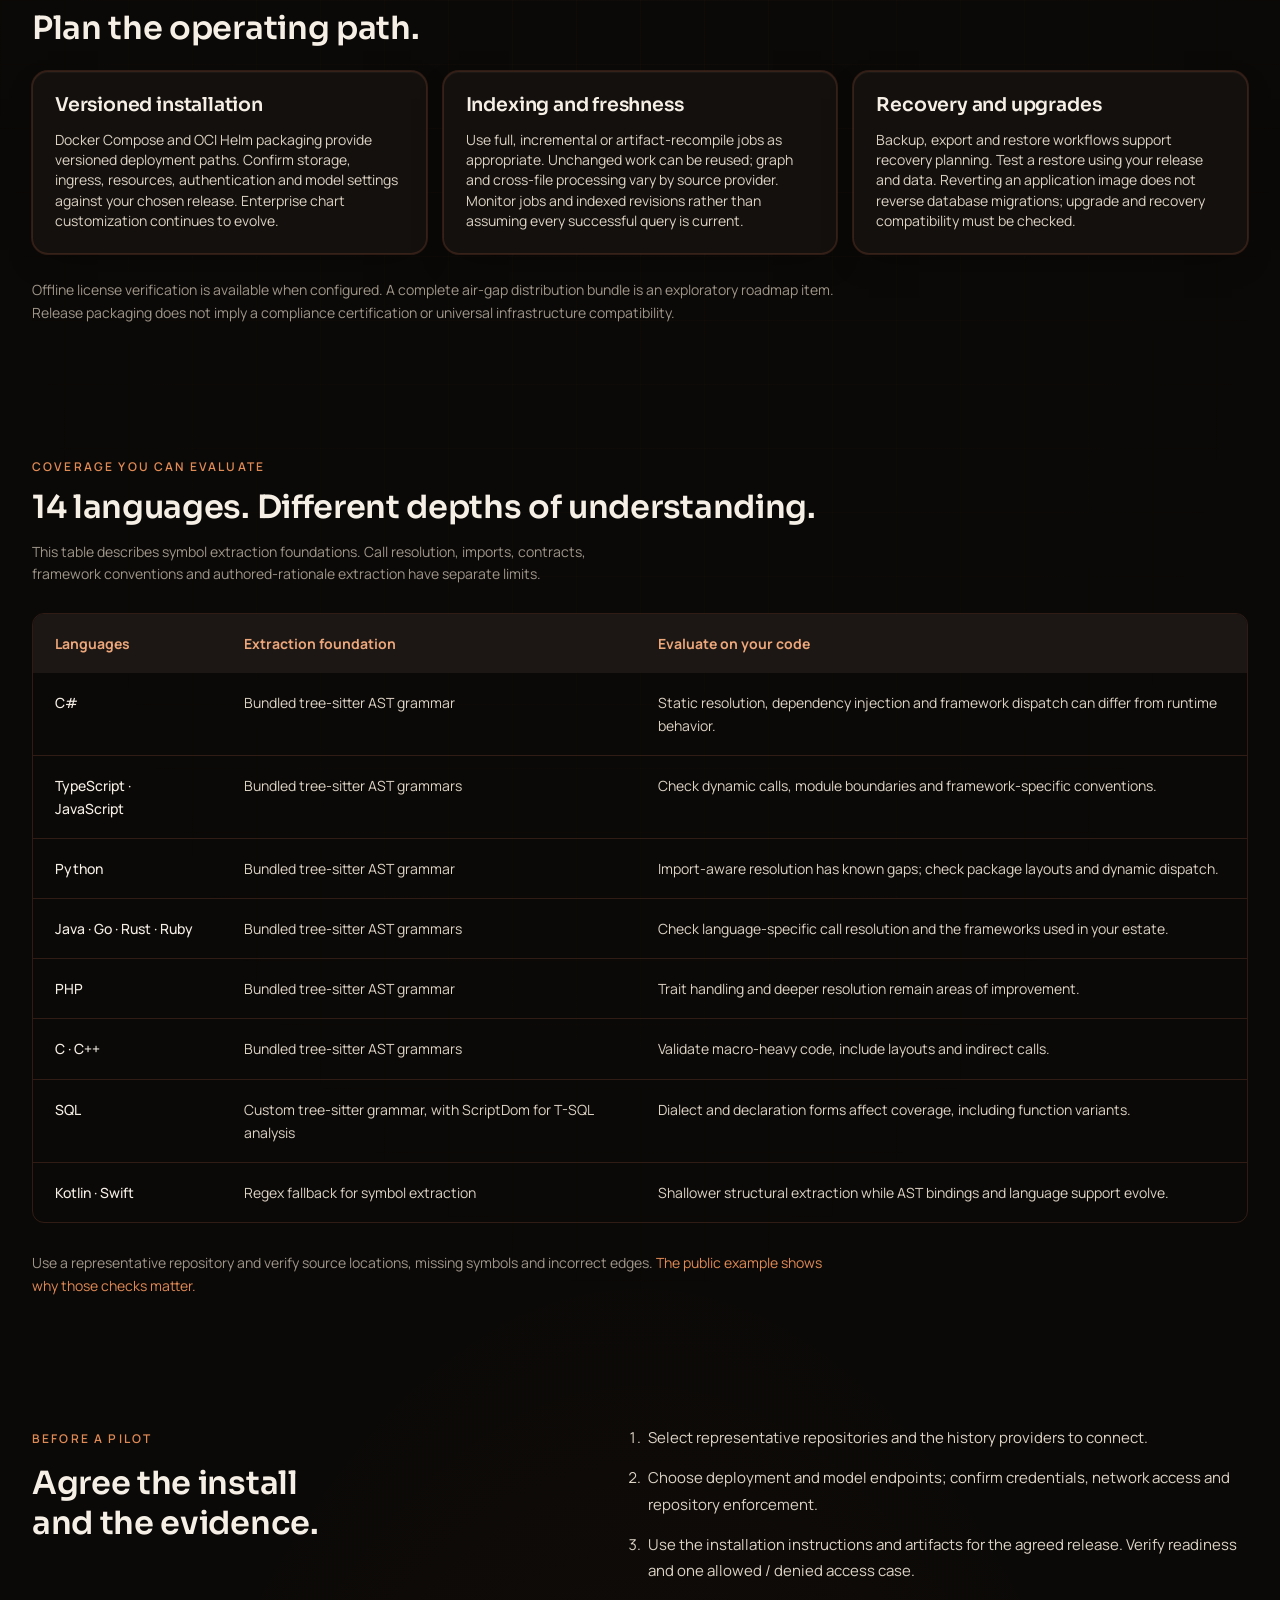
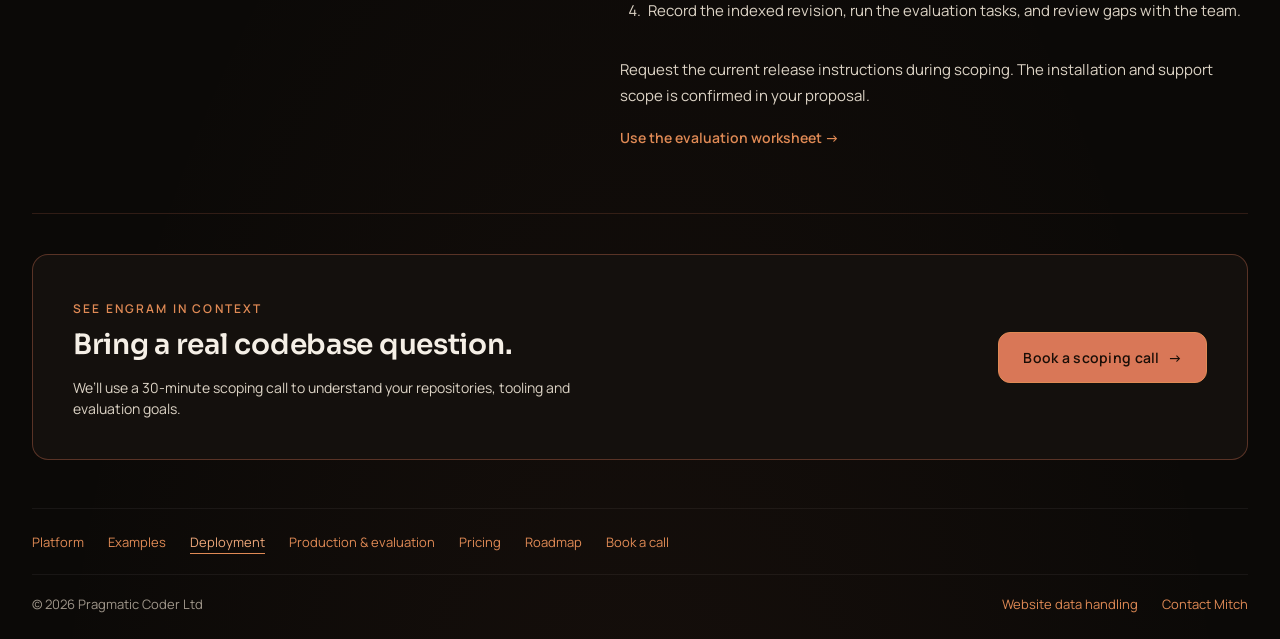
<file: deployment.html>
<!doctype html>
<html lang="en"><head>
<meta charset="utf-8"/>
<meta name="viewport" content="width=device-width,initial-scale=1"/>
<title>Deploy Engram: Data Flow, Access and Language Coverage</title>
<meta name="description" content="Understand Engram’s self-hosted deployment, model-provider data flow, repository authorization, operations and language-specific coverage."/>
<meta name="theme-color" content="#0B0907"/>
<link rel="canonical" href="https://engram.pragmaticcoder.com/deployment"/>
<link rel="icon" type="image/png" href="/assets/logo-mark.png"/>
<link rel="apple-touch-icon" href="/assets/logo-mark.png"/>
<meta property="og:type" content="website"/>
<meta property="og:url" content="https://engram.pragmaticcoder.com/deployment"/>
<meta property="og:title" content="Deploy Engram: Data Flow, Access and Language Coverage"/>
<meta property="og:description" content="Understand Engram’s self-hosted deployment, model-provider data flow, repository authorization, operations and language-specific coverage."/>
<meta property="og:image" content="https://engram.pragmaticcoder.com/assets/og-image.png"/>
<meta property="og:image:width" content="1200"/>
<meta property="og:image:height" content="630"/>
<meta name="twitter:card" content="summary_large_image"/>
<meta name="twitter:title" content="Deploy Engram: Data Flow, Access and Language Coverage"/>
<meta name="twitter:description" content="Understand Engram’s self-hosted deployment, model-provider data flow, repository authorization, operations and language-specific coverage."/>
<meta name="twitter:image" content="https://engram.pragmaticcoder.com/assets/og-image.png"/>
<link rel="preconnect" href="https://fonts.googleapis.com"/>
<link rel="preconnect" href="https://fonts.gstatic.com" crossorigin/>
<link href="https://fonts.googleapis.com/css2?family=Sora:wght@400;500;600;700&amp;family=Manrope:wght@400;500;600;700&amp;family=JetBrains+Mono:wght@400;500&amp;display=swap" rel="stylesheet"/>
<link rel="stylesheet" href="/styles.css"/>
<link rel="stylesheet" href="/refresh.css"/>

</head><body>
<a href="#main" class="skip">Skip to main content</a>
<div class="page"><div class="bg-atmos" aria-hidden="true"></div><div class="container">
<header><nav class="nav" aria-label="Primary">
<a href="/" class="nav-logo" aria-label="Engram home"><img src="/assets/logo-mark.png" width="32" height="32" alt=""/><span>Engram</span></a>
<button class="nav-toggle" type="button" aria-label="Toggle navigation" aria-expanded="false" aria-controls="nav-links"><svg width="20" height="20" viewBox="0 0 24 24" fill="none" stroke="currentColor" stroke-width="2" stroke-linecap="round" aria-hidden="true"><path d="M3 6h18M3 12h18M3 18h18"/></svg></button>
<div class="nav-links" id="nav-links"><a href="/platform.html">Platform</a>
<a href="/examples.html">Examples</a>
<a href="/deployment.html" aria-current="page">Deployment</a>
<a href="/case-study.html">Production &amp; evaluation</a>
<a href="/index.html#pricing">Pricing</a>
<a href="/roadmap.html">Roadmap</a>
<a href="/demo.html" class="btn btn-primary nav-demo">Book a call</a></div>
</nav></header>
<main id="main"><section class="page-intro"><span class="eyebrow">Deployment & data flow</span><h1>Your infrastructure.<br/>Explicit boundaries.</h1><p class="lead">Engram’s index and services run in your environment. Configure source access, model providers and repository authorization to match how your team works.</p></section><section class="section" id="data-flow" aria-labelledby="data-flow-h"><h2 id="data-flow-h" class="section-h">Where the data goes.</h2><figure class="data-flow"><figcaption class="sr-only">Source systems feed the self-hosted Engram index. People and AI clients query it. Configured embedding and reasoning providers receive selected text.</figcaption>
<div class="flow-lane"><article><span class="eyebrow">Connected sources</span><h3>Code &amp; work history</h3><p>Repositories, commits, work items and review evidence.</p></article><span class="flow-arrow" aria-hidden="true">→</span><article class="flow-core"><span class="eyebrow">Your deployment</span><h3>Engram services &amp; index</h3><p>Parse, resolve, embed and compile. Store source context, vectors, graph relationships and retained history in your database.</p></article><span class="flow-arrow" aria-hidden="true">↔</span><article><span class="eyebrow">Your users &amp; tools</span><h3>MCP, CLI &amp; Explore</h3><p>Return context to authenticated clients according to the access controls you configure.</p></article></div>
<div class="provider-lane"><span class="provider-connector" aria-hidden="true">↕</span><div><span class="eyebrow">Configured model endpoints · local or external</span><p><strong>Embedding:</strong> source chunks and search text go to the configured embedding service.</p><p><strong>Optional reasoning:</strong> selected context and prompts go to the model used by enabled features or your AI client.</p></div></div></figure>
<p class="section-note">A local Ollama embedding endpoint is an option. It does not make separately configured reasoning features or AI clients offline. Review each enabled path and its provider settings.</p></section>
<section class="section" id="access" aria-labelledby="access-h"><h2 id="access-h" class="section-h">Configure access before connecting users.</h2><div class="grid-2"><article class="card"><h3>Identity and repository scope</h3><p>Repository authorization supports Disabled, diagnostic Shadow and Enforce modes. The configuration default is Disabled. Select enforcement deliberately, map authenticated identities to repository access, and validate allowed and denied queries.</p><p>Confirm identity propagation for each surface you enable. Optional bot integrations need a separate scope review; do not assume a client’s access model applies to every integration.</p></article><article class="card"><h3>Network and credentials</h3><p>Provide access to your source and work-item APIs, the PostgreSQL index, configured model endpoints and any enabled integrations. Release installation also needs access to its distribution artifacts.</p><p>Keep source tokens and model credentials in your environment’s secret-management facilities. Use TLS and restrict service exposure to the clients and operators that need it.</p></article></div></section>
<section class="section" id="operations" aria-labelledby="operations-h"><h2 id="operations-h" class="section-h">Plan the operating path.</h2><div class="grid-3"><article class="card"><h3>Versioned installation</h3><p>Docker Compose and OCI Helm packaging provide versioned deployment paths. Confirm storage, ingress, resources, authentication and model settings against your chosen release. Enterprise chart customization continues to evolve.</p></article><article class="card"><h3>Indexing and freshness</h3><p>Use full, incremental or artifact-recompile jobs as appropriate. Unchanged work can be reused; graph and cross-file processing vary by source provider. Monitor jobs and indexed revisions rather than assuming every successful query is current.</p></article><article class="card"><h3>Recovery and upgrades</h3><p>Backup, export and restore workflows support recovery planning. Test a restore using your release and data. Reverting an application image does not reverse database migrations; upgrade and recovery compatibility must be checked.</p></article></div><p class="section-note">Offline license verification is available when configured. A complete air-gap distribution bundle is an exploratory roadmap item. Release packaging does not imply a compliance certification or universal infrastructure compatibility.</p></section>
<section class="section" id="languages" aria-labelledby="languages-h"><span class="eyebrow">Coverage you can evaluate</span><h2 id="languages-h" class="section-h spaced-heading">14 languages. Different depths of understanding.</h2><p class="section-sub">This table describes symbol extraction foundations. Call resolution, imports, contracts, framework conventions and authored-rationale extraction have separate limits.</p>
<div class="table-scroll" role="region" aria-label="Language support table" tabindex="0"><table class="coverage-table"><thead><tr><th scope="col">Languages</th><th scope="col">Extraction foundation</th><th scope="col">Evaluate on your code</th></tr></thead><tbody>
<tr><th scope="row">C#</th><td>Bundled tree-sitter AST grammar</td><td>Static resolution, dependency injection and framework dispatch can differ from runtime behavior.</td></tr>
<tr><th scope="row">TypeScript · JavaScript</th><td>Bundled tree-sitter AST grammars</td><td>Check dynamic calls, module boundaries and framework-specific conventions.</td></tr>
<tr><th scope="row">Python</th><td>Bundled tree-sitter AST grammar</td><td>Import-aware resolution has known gaps; check package layouts and dynamic dispatch.</td></tr>
<tr><th scope="row">Java · Go · Rust · Ruby</th><td>Bundled tree-sitter AST grammars</td><td>Check language-specific call resolution and the frameworks used in your estate.</td></tr>
<tr><th scope="row">PHP</th><td>Bundled tree-sitter AST grammar</td><td>Trait handling and deeper resolution remain areas of improvement.</td></tr>
<tr><th scope="row">C · C++</th><td>Bundled tree-sitter AST grammars</td><td>Validate macro-heavy code, include layouts and indirect calls.</td></tr>
<tr><th scope="row">SQL</th><td>Custom tree-sitter grammar, with ScriptDom for T-SQL analysis</td><td>Dialect and declaration forms affect coverage, including function variants.</td></tr>
<tr><th scope="row">Kotlin · Swift</th><td>Regex fallback for symbol extraction</td><td>Shallower structural extraction while AST bindings and language support evolve.</td></tr>
</tbody></table></div><p class="section-note">Use a representative repository and verify source locations, missing symbols and incorrect edges. <a href="/examples.html">The public example shows why those checks matter.</a></p></section>
<section class="section split-section" id="setup" aria-labelledby="setup-h"><div><span class="eyebrow">Before a pilot</span><h2 id="setup-h">Agree the install<br/>and the evidence.</h2></div><div class="prose"><ol class="reading-steps"><li>Select representative repositories and the history providers to connect.</li><li>Choose deployment and model endpoints; confirm credentials, network access and repository enforcement.</li><li>Use the installation instructions and artifacts for the agreed release. Verify readiness and one allowed / denied access case.</li><li>Record the indexed revision, run the evaluation tasks, and review gaps with the team.</li></ol><p>Request the current release instructions during scoping. The installation and support scope is confirmed in your proposal.</p><a class="text-link" href="/case-study.html#evaluation">Use the evaluation worksheet →</a></div></section><section class="closing-cta"><div><span class="eyebrow">See Engram in context</span><h2>Bring a real codebase question.</h2><p>We’ll use a 30-minute scoping call to understand your repositories, tooling and evaluation goals.</p></div><a class="btn btn-primary" href="/demo.html">Book a scoping call <span aria-hidden="true">→</span></a></section></main>
<footer class="footer"><nav class="footer-primary" aria-label="Footer product"><a href="/platform.html">Platform</a>
<a href="/examples.html">Examples</a>
<a href="/deployment.html" aria-current="page">Deployment</a>
<a href="/case-study.html">Production &amp; evaluation</a>
<a href="/index.html#pricing">Pricing</a>
<a href="/roadmap.html">Roadmap</a>
<a href="/demo.html">Book a call</a></nav>
<div class="footer-meta"><span>© 2026 Pragmatic Coder Ltd</span><nav aria-label="Footer information"><a href="/data-handling.html">Website data handling</a><a href="mailto:mitch@pragmaticcoder.com">Contact Mitch</a></nav></div></footer>
</div></div>
<script src="/main.js" defer></script>
</body></html>
</file>
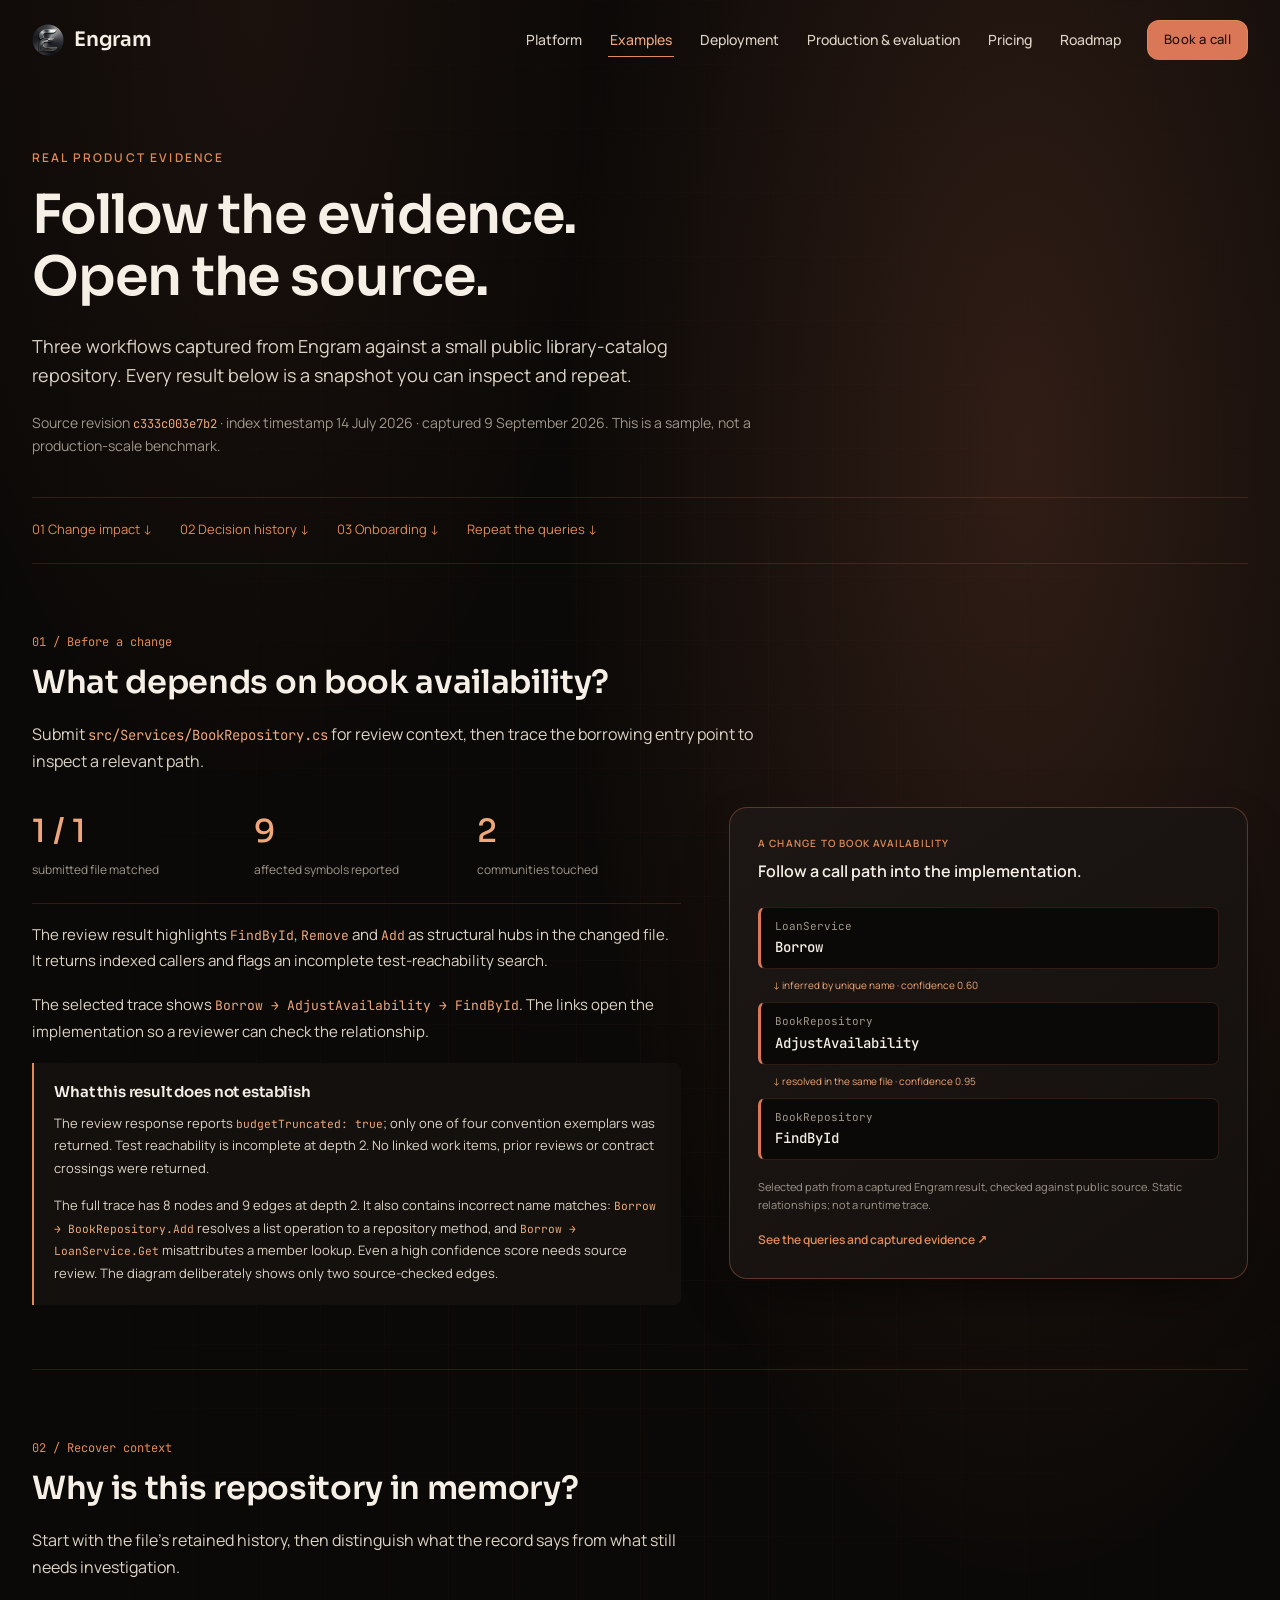
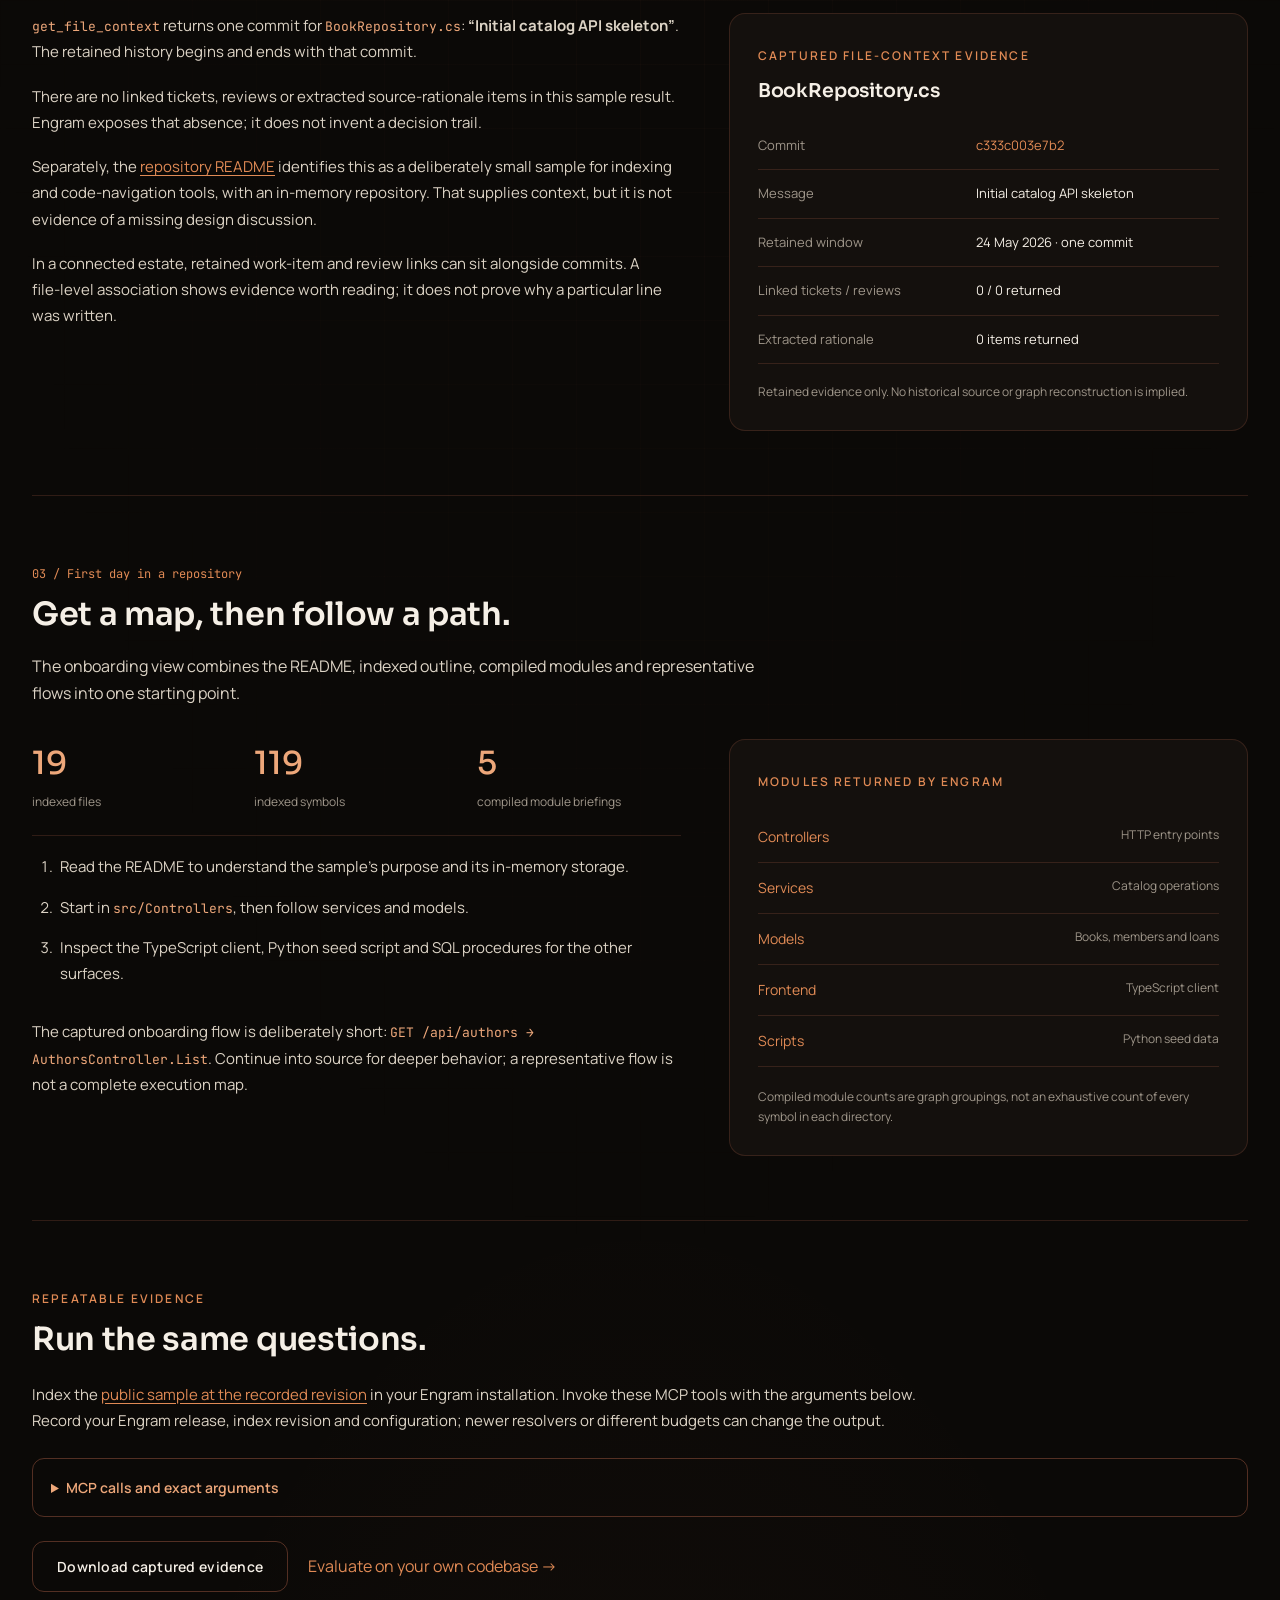
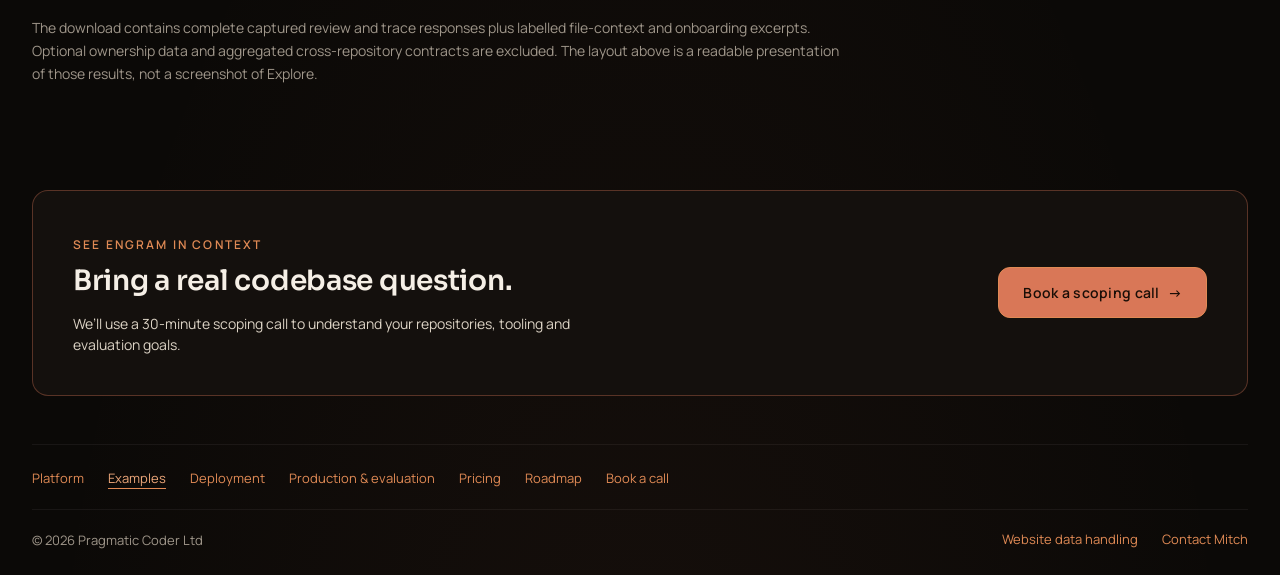
<file: examples.html>
<!doctype html>
<html lang="en"><head>
<meta charset="utf-8"/>
<meta name="viewport" content="width=device-width,initial-scale=1"/>
<title>Engram Examples: Change Impact, History and Onboarding</title>
<meta name="description" content="Inspect real Engram MCP results from a public sample repository, with source links, exact queries, captured evidence and coverage limits."/>
<meta name="theme-color" content="#0B0907"/>
<link rel="canonical" href="https://engram.pragmaticcoder.com/examples"/>
<link rel="icon" type="image/png" href="/assets/logo-mark.png"/>
<link rel="apple-touch-icon" href="/assets/logo-mark.png"/>
<meta property="og:type" content="website"/>
<meta property="og:url" content="https://engram.pragmaticcoder.com/examples"/>
<meta property="og:title" content="Engram Examples: Change Impact, History and Onboarding"/>
<meta property="og:description" content="Inspect real Engram MCP results from a public sample repository, with source links, exact queries, captured evidence and coverage limits."/>
<meta property="og:image" content="https://engram.pragmaticcoder.com/assets/og-image.png"/>
<meta property="og:image:width" content="1200"/>
<meta property="og:image:height" content="630"/>
<meta name="twitter:card" content="summary_large_image"/>
<meta name="twitter:title" content="Engram Examples: Change Impact, History and Onboarding"/>
<meta name="twitter:description" content="Inspect real Engram MCP results from a public sample repository, with source links, exact queries, captured evidence and coverage limits."/>
<meta name="twitter:image" content="https://engram.pragmaticcoder.com/assets/og-image.png"/>
<link rel="preconnect" href="https://fonts.googleapis.com"/>
<link rel="preconnect" href="https://fonts.gstatic.com" crossorigin/>
<link href="https://fonts.googleapis.com/css2?family=Sora:wght@400;500;600;700&amp;family=Manrope:wght@400;500;600;700&amp;family=JetBrains+Mono:wght@400;500&amp;display=swap" rel="stylesheet"/>
<link rel="stylesheet" href="/styles.css"/>
<link rel="stylesheet" href="/refresh.css"/>

</head><body>
<a href="#main" class="skip">Skip to main content</a>
<div class="page"><div class="bg-atmos" aria-hidden="true"></div><div class="container">
<header><nav class="nav" aria-label="Primary">
<a href="/" class="nav-logo" aria-label="Engram home"><img src="/assets/logo-mark.png" width="32" height="32" alt=""/><span>Engram</span></a>
<button class="nav-toggle" type="button" aria-label="Toggle navigation" aria-expanded="false" aria-controls="nav-links"><svg width="20" height="20" viewBox="0 0 24 24" fill="none" stroke="currentColor" stroke-width="2" stroke-linecap="round" aria-hidden="true"><path d="M3 6h18M3 12h18M3 18h18"/></svg></button>
<div class="nav-links" id="nav-links"><a href="/platform.html">Platform</a>
<a href="/examples.html" aria-current="page">Examples</a>
<a href="/deployment.html">Deployment</a>
<a href="/case-study.html">Production &amp; evaluation</a>
<a href="/index.html#pricing">Pricing</a>
<a href="/roadmap.html">Roadmap</a>
<a href="/demo.html" class="btn btn-primary nav-demo">Book a call</a></div>
</nav></header>
<main id="main"><section class="page-intro"><span class="eyebrow">Real product evidence</span><h1>Follow the evidence. Open the source.</h1><p class="lead">Three workflows captured from Engram against a small public library-catalog repository. Every result below is a snapshot you can inspect and repeat.</p><p class="muted">Source revision <code>c333c003e7b2</code> · index timestamp 14 July 2026 · captured 9 September 2026. This is a sample, not a production-scale benchmark.</p></section><nav class="jump-links" aria-label="Example workflows"><a href="#change">01 Change impact ↓</a><a href="#history">02 Decision history ↓</a><a href="#onboarding">03 Onboarding ↓</a><a href="#reproduce">Repeat the queries ↓</a></nav><section class="section example-section" id="change" aria-labelledby="change-h"><div class="example-heading"><span class="step-number">01 / Before a change</span><h2 id="change-h">What depends on book availability?</h2><p>Submit <code>src/Services/BookRepository.cs</code> for review context, then trace the borrowing entry point to inspect a relevant path.</p></div><div class="example-grid"><div class="prose">
<div class="result-facts"><div><strong>1 / 1</strong><span>submitted file matched</span></div><div><strong>9</strong><span>affected symbols reported</span></div><div><strong>2</strong><span>communities touched</span></div></div>
<p>The review result highlights <code>FindById</code>, <code>Remove</code> and <code>Add</code> as structural hubs in the changed file. It returns indexed callers and flags an incomplete test-reachability search.</p>
<p>The selected trace shows <code>Borrow → AdjustAvailability → FindById</code>. The links open the implementation so a reviewer can check the relationship.</p>
<aside class="evidence-limit"><h3>What this result does not establish</h3><p>The review response reports <code>budgetTruncated: true</code>; only one of four convention exemplars was returned. Test reachability is incomplete at depth 2. No linked work items, prior reviews or contract crossings were returned.</p><p>The full trace has 8 nodes and 9 edges at depth 2. It also contains incorrect name matches: <code>Borrow → BookRepository.Add</code> resolves a list operation to a repository method, and <code>Borrow → LoanService.Get</code> misattributes a member lookup. Even a high confidence score needs source review. The diagram deliberately shows only two source-checked edges.</p></aside>
</div><figure class="evidence-panel">
<figcaption><span class="eyebrow">A change to book availability</span><strong>Follow a call path into the implementation.</strong></figcaption>
<ol class="trace-path">
<li><a href="https://github.com/nucleoid/engram-example-catalog/blob/c333c003e7b2b45dfdbf1f9ca7436de6ea47aa3f/src/Services/LoanService.cs#L24"><span>LoanService</span><strong>Borrow</strong></a><span class="edge-label">↓ inferred by unique name · confidence 0.60</span></li>
<li><a href="https://github.com/nucleoid/engram-example-catalog/blob/c333c003e7b2b45dfdbf1f9ca7436de6ea47aa3f/src/Services/BookRepository.cs#L54"><span>BookRepository</span><strong>AdjustAvailability</strong></a><span class="edge-label">↓ resolved in the same file · confidence 0.95</span></li>
<li><a href="https://github.com/nucleoid/engram-example-catalog/blob/c333c003e7b2b45dfdbf1f9ca7436de6ea47aa3f/src/Services/BookRepository.cs#L12"><span>BookRepository</span><strong>FindById</strong></a></li>
</ol>
<p class="evidence-caption">Selected path from a captured Engram result, checked against public source. Static relationships; not a runtime trace.</p>
<a class="text-link" href="#reproduce">See the queries and captured evidence <span aria-hidden="true">↗</span></a>
</figure></div></section>
<section class="section example-section" id="history" aria-labelledby="history-h"><div class="example-heading"><span class="step-number">02 / Recover context</span><h2 id="history-h">Why is this repository in memory?</h2><p>Start with the file’s retained history, then distinguish what the record says from what still needs investigation.</p></div><div class="example-grid"><div class="prose"><p><code>get_file_context</code> returns one commit for <code>BookRepository.cs</code>: <strong>“Initial catalog API skeleton”</strong>. The retained history begins and ends with that commit.</p><p>There are no linked tickets, reviews or extracted source-rationale items in this sample result. Engram exposes that absence; it does not invent a decision trail.</p><p>Separately, the <a href="https://github.com/nucleoid/engram-example-catalog/blob/c333c003e7b2b45dfdbf1f9ca7436de6ea47aa3f/README.md">repository README</a> identifies this as a deliberately small sample for indexing and code-navigation tools, with an in-memory repository. That supplies context, but it is not evidence of a missing design discussion.</p><p>In a connected estate, retained work-item and review links can sit alongside commits. A file-level association shows evidence worth reading; it does not prove why a particular line was written.</p></div>
<article class="record-panel"><span class="eyebrow">Captured file-context evidence</span><h3>BookRepository.cs</h3><dl class="record-list"><div><dt>Commit</dt><dd><a href="https://github.com/nucleoid/engram-example-catalog/commit/c333c003e7b2b45dfdbf1f9ca7436de6ea47aa3f">c333c003e7b2</a></dd></div><div><dt>Message</dt><dd>Initial catalog API skeleton</dd></div><div><dt>Retained window</dt><dd>24 May 2026 · one commit</dd></div><div><dt>Linked tickets / reviews</dt><dd>0 / 0 returned</dd></div><div><dt>Extracted rationale</dt><dd>0 items returned</dd></div></dl><p class="muted">Retained evidence only. No historical source or graph reconstruction is implied.</p></article></div></section>
<section class="section example-section" id="onboarding" aria-labelledby="onboarding-h"><div class="example-heading"><span class="step-number">03 / First day in a repository</span><h2 id="onboarding-h">Get a map, then follow a path.</h2><p>The onboarding view combines the README, indexed outline, compiled modules and representative flows into one starting point.</p></div><div class="example-grid"><div class="prose"><div class="result-facts"><div><strong>19</strong><span>indexed files</span></div><div><strong>119</strong><span>indexed symbols</span></div><div><strong>5</strong><span>compiled module briefings</span></div></div><ol class="reading-steps"><li>Read the README to understand the sample’s purpose and its in-memory storage.</li><li>Start in <code>src/Controllers</code>, then follow services and models.</li><li>Inspect the TypeScript client, Python seed script and SQL procedures for the other surfaces.</li></ol><p>The captured onboarding flow is deliberately short: <code>GET /api/authors → AuthorsController.List</code>. Continue into source for deeper behavior; a representative flow is not a complete execution map.</p></div><article class="record-panel"><span class="eyebrow">Modules returned by Engram</span><ul class="module-list"><li><a href="https://github.com/nucleoid/engram-example-catalog/tree/c333c003e7b2b45dfdbf1f9ca7436de6ea47aa3f/src/Controllers">Controllers</a><span>HTTP entry points</span></li><li><a href="https://github.com/nucleoid/engram-example-catalog/tree/c333c003e7b2b45dfdbf1f9ca7436de6ea47aa3f/src/Services">Services</a><span>Catalog operations</span></li><li><a href="https://github.com/nucleoid/engram-example-catalog/tree/c333c003e7b2b45dfdbf1f9ca7436de6ea47aa3f/src/Models">Models</a><span>Books, members and loans</span></li><li><a href="https://github.com/nucleoid/engram-example-catalog/tree/c333c003e7b2b45dfdbf1f9ca7436de6ea47aa3f/frontend">Frontend</a><span>TypeScript client</span></li><li><a href="https://github.com/nucleoid/engram-example-catalog/tree/c333c003e7b2b45dfdbf1f9ca7436de6ea47aa3f/scripts">Scripts</a><span>Python seed data</span></li></ul><p class="muted">Compiled module counts are graph groupings, not an exhaustive count of every symbol in each directory.</p></article></div></section>
<section class="section" id="reproduce" aria-labelledby="reproduce-h"><span class="eyebrow">Repeatable evidence</span><h2 id="reproduce-h" class="section-h spaced-heading">Run the same questions.</h2><div class="prose wide-prose"><p>Index the <a href="https://github.com/nucleoid/engram-example-catalog/tree/c333c003e7b2b45dfdbf1f9ca7436de6ea47aa3f">public sample at the recorded revision</a> in your Engram installation. Invoke these MCP tools with the arguments below. Record your Engram release, index revision and configuration; newer resolvers or different budgets can change the output.</p></div>
<details class="query-details"><summary>MCP calls and exact arguments</summary><pre><code>change_impact({
  "repo": "engram-example-catalog",
  "changed_files": "src/Services/BookRepository.cs",
  "view": "review"
})

trace_flow({
  "repo": "engram-example-catalog",
  "symbol_id": "src/Services/LoanService.cs::LoanService.Borrow#method",
  "max_depth": 2,
  "max_response_chars": 16000,
  "cross_repo": false
})

get_file_context({
  "repo": "engram-example-catalog",
  "file_path": "src/Services/BookRepository.cs"
})

brief_repo({
  "repo": "engram-example-catalog",
  "view": "onboarding"
})</code></pre></details>
<div class="actions"><a class="btn btn-ghost" href="/assets/examples/catalog-evidence.json" download>Download captured evidence</a><a href="/case-study.html#evaluation">Evaluate on your own codebase →</a></div><p class="section-note">The download contains complete captured review and trace responses plus labelled file-context and onboarding excerpts. Optional ownership data and aggregated cross-repository contracts are excluded. The layout above is a readable presentation of those results, not a screenshot of Explore.</p></section><section class="closing-cta"><div><span class="eyebrow">See Engram in context</span><h2>Bring a real codebase question.</h2><p>We’ll use a 30-minute scoping call to understand your repositories, tooling and evaluation goals.</p></div><a class="btn btn-primary" href="/demo.html">Book a scoping call <span aria-hidden="true">→</span></a></section></main>
<footer class="footer"><nav class="footer-primary" aria-label="Footer product"><a href="/platform.html">Platform</a>
<a href="/examples.html" aria-current="page">Examples</a>
<a href="/deployment.html">Deployment</a>
<a href="/case-study.html">Production &amp; evaluation</a>
<a href="/index.html#pricing">Pricing</a>
<a href="/roadmap.html">Roadmap</a>
<a href="/demo.html">Book a call</a></nav>
<div class="footer-meta"><span>© 2026 Pragmatic Coder Ltd</span><nav aria-label="Footer information"><a href="/data-handling.html">Website data handling</a><a href="mailto:mitch@pragmaticcoder.com">Contact Mitch</a></nav></div></footer>
</div></div>
<script src="/main.js" defer></script>
</body></html>
</file>
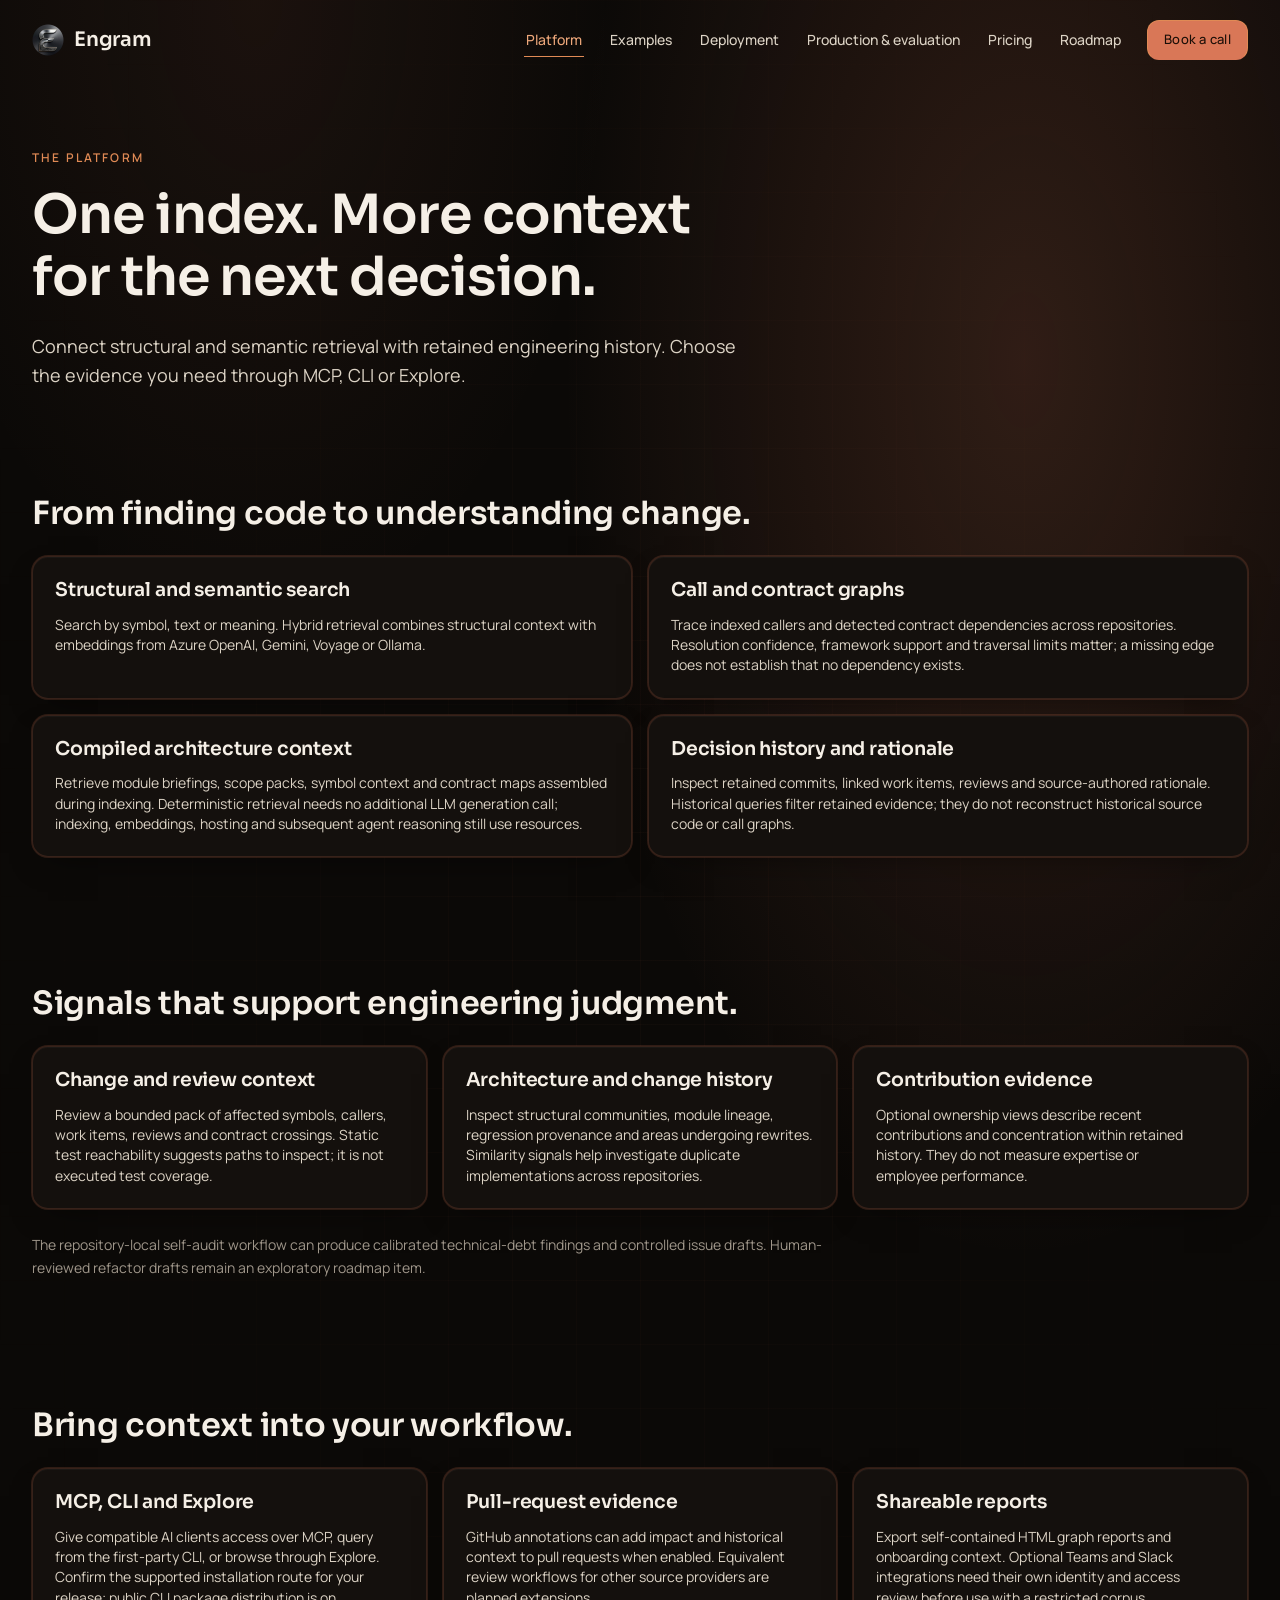
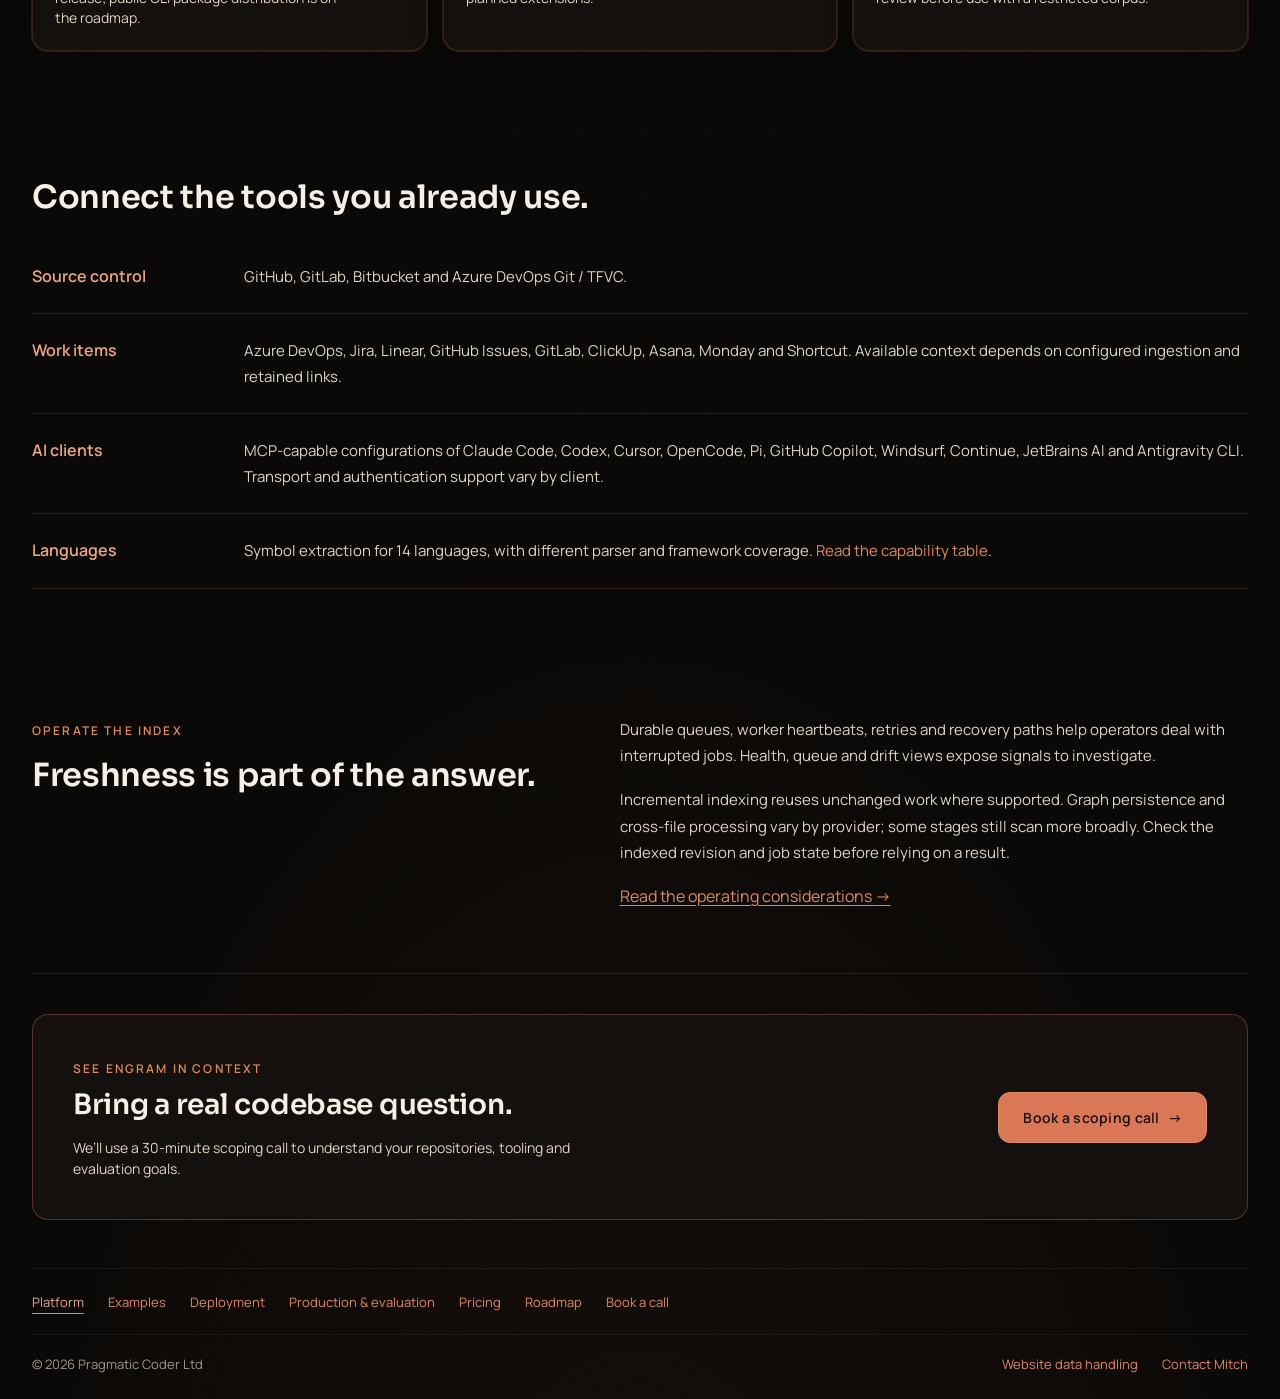
<file: platform.html>
<!doctype html>
<html lang="en"><head>
<meta charset="utf-8"/>
<meta name="viewport" content="width=device-width,initial-scale=1"/>
<title>The Engram Platform: Search, History and Change Context</title>
<meta name="description" content="Explore Engram’s structural and semantic search, call and contract graphs, compiled context, retained history, MCP access and integrations."/>
<meta name="theme-color" content="#0B0907"/>
<link rel="canonical" href="https://engram.pragmaticcoder.com/platform"/>
<link rel="icon" type="image/png" href="/assets/logo-mark.png"/>
<link rel="apple-touch-icon" href="/assets/logo-mark.png"/>
<meta property="og:type" content="website"/>
<meta property="og:url" content="https://engram.pragmaticcoder.com/platform"/>
<meta property="og:title" content="The Engram Platform: Search, History and Change Context"/>
<meta property="og:description" content="Explore Engram’s structural and semantic search, call and contract graphs, compiled context, retained history, MCP access and integrations."/>
<meta property="og:image" content="https://engram.pragmaticcoder.com/assets/og-image.png"/>
<meta property="og:image:width" content="1200"/>
<meta property="og:image:height" content="630"/>
<meta name="twitter:card" content="summary_large_image"/>
<meta name="twitter:title" content="The Engram Platform: Search, History and Change Context"/>
<meta name="twitter:description" content="Explore Engram’s structural and semantic search, call and contract graphs, compiled context, retained history, MCP access and integrations."/>
<meta name="twitter:image" content="https://engram.pragmaticcoder.com/assets/og-image.png"/>
<link rel="preconnect" href="https://fonts.googleapis.com"/>
<link rel="preconnect" href="https://fonts.gstatic.com" crossorigin/>
<link href="https://fonts.googleapis.com/css2?family=Sora:wght@400;500;600;700&amp;family=Manrope:wght@400;500;600;700&amp;family=JetBrains+Mono:wght@400;500&amp;display=swap" rel="stylesheet"/>
<link rel="stylesheet" href="/styles.css"/>
<link rel="stylesheet" href="/refresh.css"/>

</head><body>
<a href="#main" class="skip">Skip to main content</a>
<div class="page"><div class="bg-atmos" aria-hidden="true"></div><div class="container">
<header><nav class="nav" aria-label="Primary">
<a href="/" class="nav-logo" aria-label="Engram home"><img src="/assets/logo-mark.png" width="32" height="32" alt=""/><span>Engram</span></a>
<button class="nav-toggle" type="button" aria-label="Toggle navigation" aria-expanded="false" aria-controls="nav-links"><svg width="20" height="20" viewBox="0 0 24 24" fill="none" stroke="currentColor" stroke-width="2" stroke-linecap="round" aria-hidden="true"><path d="M3 6h18M3 12h18M3 18h18"/></svg></button>
<div class="nav-links" id="nav-links"><a href="/platform.html" aria-current="page">Platform</a>
<a href="/examples.html">Examples</a>
<a href="/deployment.html">Deployment</a>
<a href="/case-study.html">Production &amp; evaluation</a>
<a href="/index.html#pricing">Pricing</a>
<a href="/roadmap.html">Roadmap</a>
<a href="/demo.html" class="btn btn-primary nav-demo">Book a call</a></div>
</nav></header>
<main id="main"><section class="page-intro"><span class="eyebrow">The platform</span><h1>One index. More context for the next decision.</h1><p class="lead">Connect structural and semantic retrieval with retained engineering history. Choose the evidence you need through MCP, CLI or Explore.</p></section><section class="section" id="capabilities" aria-labelledby="capabilities-h"><h2 id="capabilities-h" class="section-h">From finding code to understanding change.</h2><div class="grid-2">
<article class="card"><h3>Structural and semantic search</h3><p>Search by symbol, text or meaning. Hybrid retrieval combines structural context with embeddings from Azure OpenAI, Gemini, Voyage or Ollama.</p></article>
<article class="card"><h3>Call and contract graphs</h3><p>Trace indexed callers and detected contract dependencies across repositories. Resolution confidence, framework support and traversal limits matter; a missing edge does not establish that no dependency exists.</p></article>
<article class="card"><h3>Compiled architecture context</h3><p>Retrieve module briefings, scope packs, symbol context and contract maps assembled during indexing. Deterministic retrieval needs no additional LLM generation call; indexing, embeddings, hosting and subsequent agent reasoning still use resources.</p></article>
<article class="card"><h3>Decision history and rationale</h3><p>Inspect retained commits, linked work items, reviews and source-authored rationale. Historical queries filter retained evidence; they do not reconstruct historical source code or call graphs.</p></article>
</div></section>
<section class="section" id="intelligence" aria-labelledby="intelligence-h"><h2 id="intelligence-h" class="section-h">Signals that support engineering judgment.</h2><div class="grid-3">
<article class="card"><h3>Change and review context</h3><p>Review a bounded pack of affected symbols, callers, work items, reviews and contract crossings. Static test reachability suggests paths to inspect; it is not executed test coverage.</p></article>
<article class="card"><h3>Architecture and change history</h3><p>Inspect structural communities, module lineage, regression provenance and areas undergoing rewrites. Similarity signals help investigate duplicate implementations across repositories.</p></article>
<article class="card"><h3>Contribution evidence</h3><p>Optional ownership views describe recent contributions and concentration within retained history. They do not measure expertise or employee performance.</p></article>
</div><p class="section-note">The repository-local self-audit workflow can produce calibrated technical-debt findings and controlled issue drafts. Human-reviewed refactor drafts remain an exploratory roadmap item.</p></section>
<section class="section" id="workflow" aria-labelledby="access-h"><h2 id="access-h" class="section-h">Bring context into your workflow.</h2><div class="grid-3">
<article class="card"><h3>MCP, CLI and Explore</h3><p>Give compatible AI clients access over MCP, query from the first-party CLI, or browse through Explore. Confirm the supported installation route for your release; public CLI package distribution is on the roadmap.</p></article>
<article class="card"><h3>Pull-request evidence</h3><p>GitHub annotations can add impact and historical context to pull requests when enabled. Equivalent review workflows for other source providers are planned extensions.</p></article>
<article class="card"><h3>Shareable reports</h3><p>Export self-contained HTML graph reports and onboarding context. Optional Teams and Slack integrations need their own identity and access review before use with a restricted corpus.</p></article>
</div></section>
<section class="section" id="integrations" aria-labelledby="integrations-h"><h2 id="integrations-h" class="section-h">Connect the tools you already use.</h2><dl class="integration-list">
<div><dt>Source control</dt><dd>GitHub, GitLab, Bitbucket and Azure DevOps Git / TFVC.</dd></div>
<div><dt>Work items</dt><dd>Azure DevOps, Jira, Linear, GitHub Issues, GitLab, ClickUp, Asana, Monday and Shortcut. Available context depends on configured ingestion and retained links.</dd></div>
<div><dt>AI clients</dt><dd>MCP-capable configurations of Claude Code, Codex, Cursor, OpenCode, Pi, GitHub Copilot, Windsurf, Continue, JetBrains AI and Antigravity CLI. Transport and authentication support vary by client.</dd></div>
<div><dt>Languages</dt><dd>Symbol extraction for 14 languages, with different parser and framework coverage. <a href="/deployment.html#languages">Read the capability table</a>.</dd></div>
</dl></section>
<section class="section split-section" aria-labelledby="operations-h"><div><span class="eyebrow">Operate the index</span><h2 id="operations-h">Freshness is part of the answer.</h2></div><div class="prose"><p>Durable queues, worker heartbeats, retries and recovery paths help operators deal with interrupted jobs. Health, queue and drift views expose signals to investigate.</p><p>Incremental indexing reuses unchanged work where supported. Graph persistence and cross-file processing vary by provider; some stages still scan more broadly. Check the indexed revision and job state before relying on a result.</p><a href="/deployment.html#operations">Read the operating considerations <span aria-hidden="true">→</span></a></div></section><section class="closing-cta"><div><span class="eyebrow">See Engram in context</span><h2>Bring a real codebase question.</h2><p>We’ll use a 30-minute scoping call to understand your repositories, tooling and evaluation goals.</p></div><a class="btn btn-primary" href="/demo.html">Book a scoping call <span aria-hidden="true">→</span></a></section></main>
<footer class="footer"><nav class="footer-primary" aria-label="Footer product"><a href="/platform.html" aria-current="page">Platform</a>
<a href="/examples.html">Examples</a>
<a href="/deployment.html">Deployment</a>
<a href="/case-study.html">Production &amp; evaluation</a>
<a href="/index.html#pricing">Pricing</a>
<a href="/roadmap.html">Roadmap</a>
<a href="/demo.html">Book a call</a></nav>
<div class="footer-meta"><span>© 2026 Pragmatic Coder Ltd</span><nav aria-label="Footer information"><a href="/data-handling.html">Website data handling</a><a href="mailto:mitch@pragmaticcoder.com">Contact Mitch</a></nav></div></footer>
</div></div>
<script src="/main.js" defer></script>
</body></html>
</file>
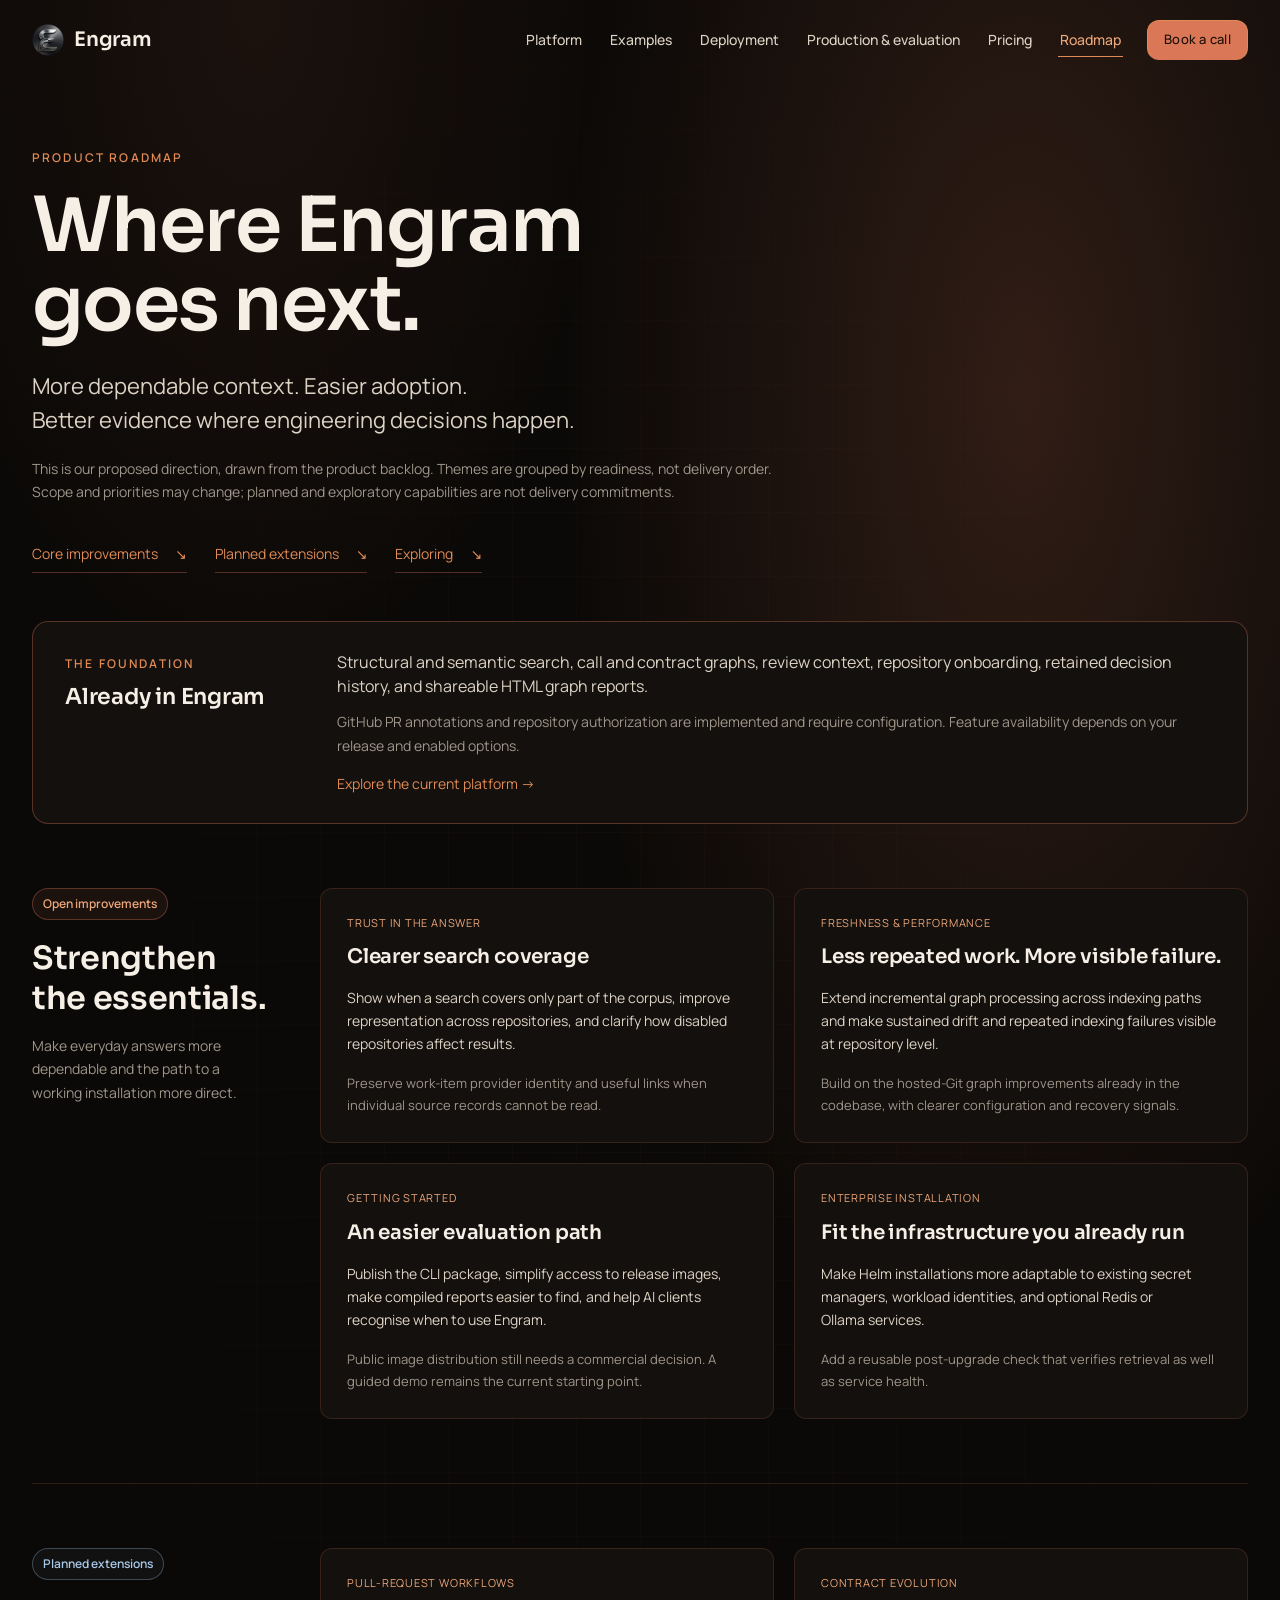
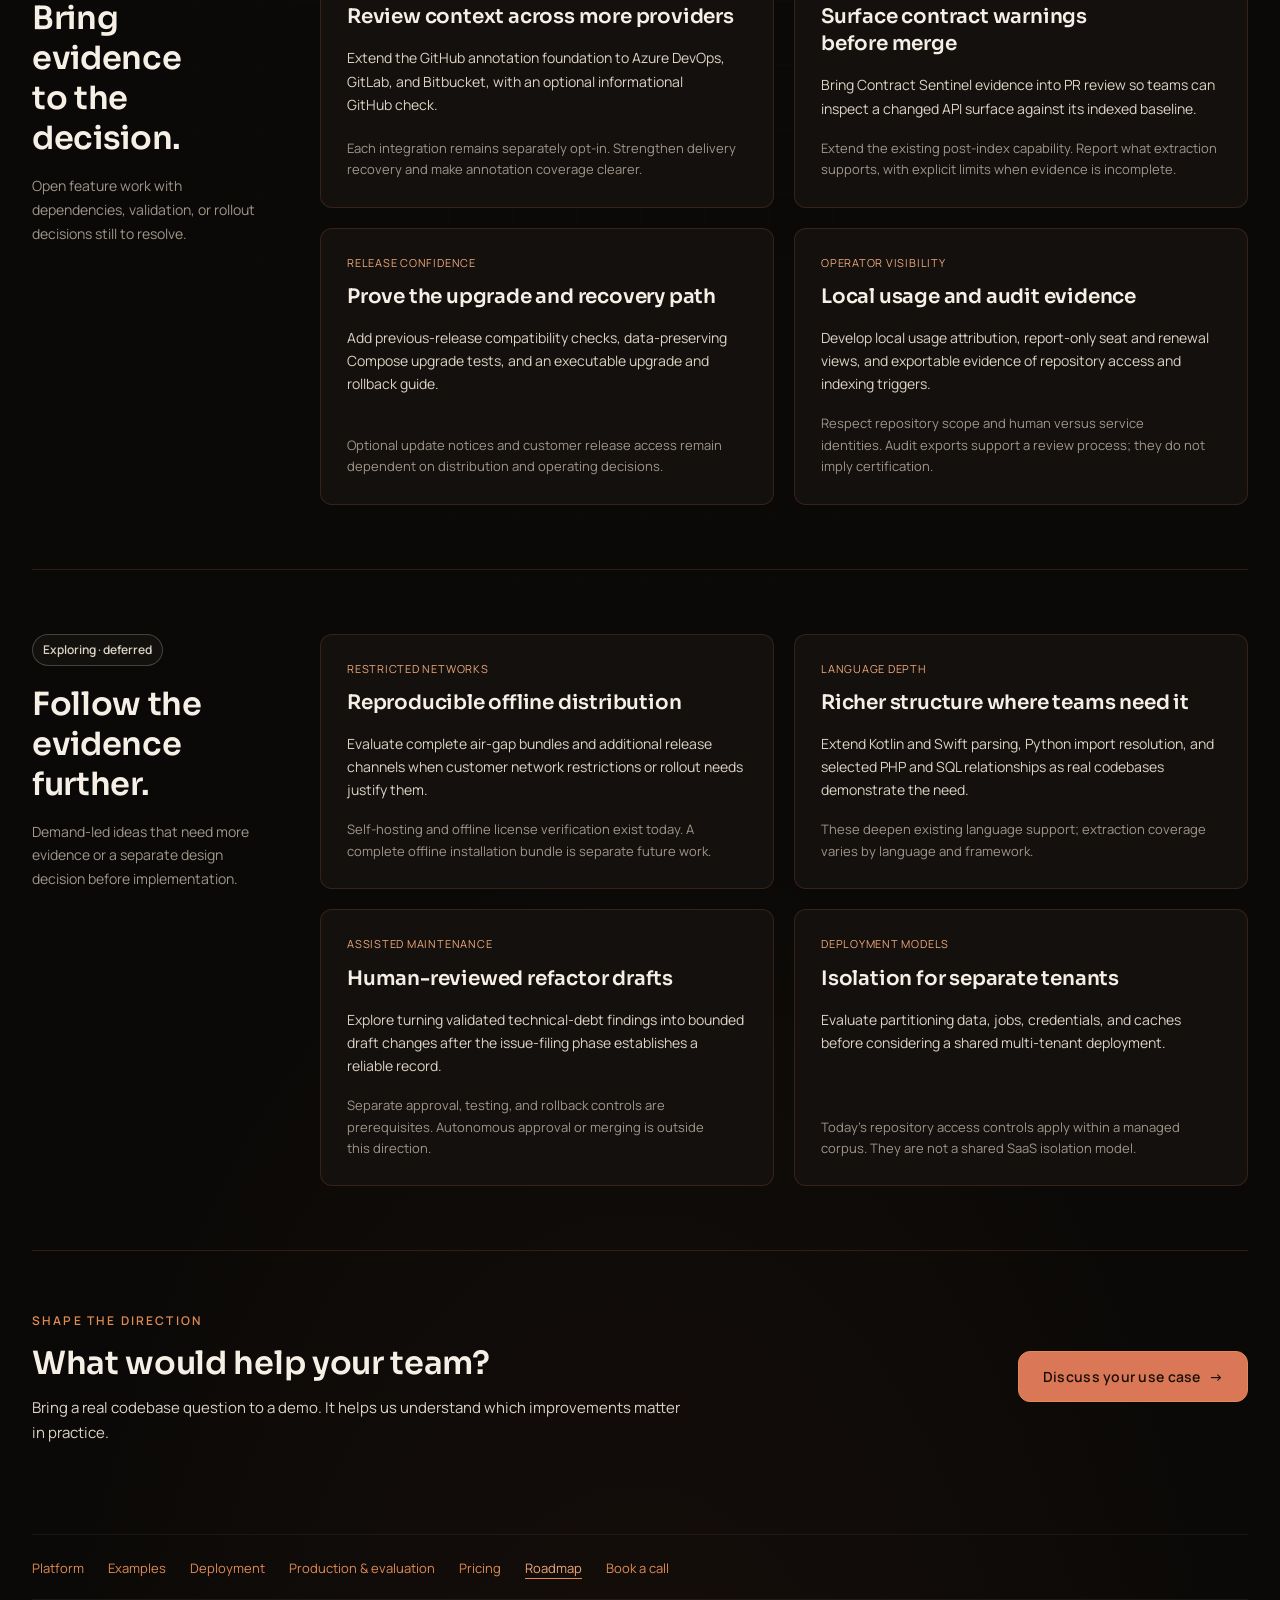
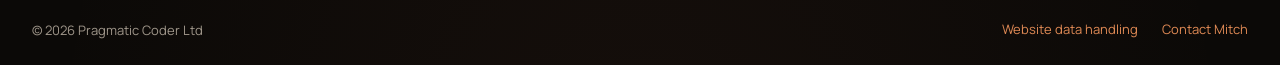
<file: roadmap.html>
<!doctype html>
<html lang="en">
<head>
<meta charset="utf-8"/>
<meta name="viewport" content="width=device-width,initial-scale=1"/>
<title>Product Roadmap: Engram</title>
<meta name="description" content="Explore Engram's direction: more dependable codebase context, easier adoption, richer pull-request evidence, and future capabilities under evaluation."/>
<meta name="theme-color" content="#0B0907"/>
<link rel="canonical" href="https://engram.pragmaticcoder.com/roadmap"/>
<link rel="icon" type="image/png" href="assets/logo-mark.png"/>
<meta property="og:type" content="website"/>
<meta property="og:url" content="https://engram.pragmaticcoder.com/roadmap"/>
<meta property="og:title" content="Product Roadmap: Engram"/>
<meta property="og:description" content="More dependable context. Easier adoption. Better evidence where engineering decisions happen."/>
<meta property="og:image" content="https://engram.pragmaticcoder.com/assets/og-image.png"/>
<meta name="twitter:card" content="summary_large_image"/>
<meta name="twitter:title" content="Product Roadmap: Engram"/>
<meta name="twitter:description" content="Explore Engram's product priorities, planned extensions, and ideas under evaluation."/>
<meta name="twitter:image" content="https://engram.pragmaticcoder.com/assets/og-image.png"/>
<link rel="preconnect" href="https://fonts.googleapis.com"/>
<link rel="preconnect" href="https://fonts.gstatic.com" crossorigin/>
<link href="https://fonts.googleapis.com/css2?family=Sora:wght@400;500;600;700&amp;family=Manrope:wght@400;500;600;700&amp;family=JetBrains+Mono:wght@400;500&amp;display=swap" rel="stylesheet"/>
<link rel="stylesheet" href="styles.css"/>
<link rel="stylesheet" href="refresh.css"/>
<link rel="stylesheet" href="roadmap.css"/>
</head>
<body>
<a href="#main" class="skip">Skip to main content</a>
<div class="page">
  <div class="bg-atmos" aria-hidden="true"></div>
  <div class="container">
    <header><nav class="nav" aria-label="Primary">
<a href="/" class="nav-logo" aria-label="Engram home"><img src="/assets/logo-mark.png" width="32" height="32" alt=""/><span>Engram</span></a>
<button class="nav-toggle" type="button" aria-label="Toggle navigation" aria-expanded="false" aria-controls="nav-links"><svg width="20" height="20" viewBox="0 0 24 24" fill="none" stroke="currentColor" stroke-width="2" stroke-linecap="round" aria-hidden="true"><path d="M3 6h18M3 12h18M3 18h18"/></svg></button>
<div class="nav-links" id="nav-links"><a href="/platform.html">Platform</a>
<a href="/examples.html">Examples</a>
<a href="/deployment.html">Deployment</a>
<a href="/case-study.html">Production &amp; evaluation</a>
<a href="/index.html#pricing">Pricing</a>
<a href="/roadmap.html" aria-current="page">Roadmap</a>
<a href="/demo.html" class="btn btn-primary nav-demo">Book a call</a></div>
</nav></header>

    <main id="main" class="roadmap-page">
      <section class="roadmap-intro" aria-labelledby="roadmap-h">
        <span class="eyebrow">Product roadmap</span>
        <h1 id="roadmap-h">Where Engram<br/>goes next.</h1>
        <p class="roadmap-lead">More dependable context. Easier adoption.<br/> Better evidence where engineering decisions happen.</p>
        <p class="roadmap-note">This is our proposed direction, drawn from the product backlog. Themes are grouped by readiness, not delivery order. Scope and priorities may change; planned and exploratory capabilities are not delivery commitments.</p>
        <nav class="roadmap-jump" aria-label="Roadmap sections">
          <a href="#improvements">Core improvements <span aria-hidden="true">↘</span></a>
          <a href="#planned">Planned extensions <span aria-hidden="true">↘</span></a>
          <a href="#exploring">Exploring <span aria-hidden="true">↘</span></a>
        </nav>
      </section>

      <aside class="roadmap-baseline" aria-labelledby="baseline-h">
        <div>
          <span class="eyebrow">The foundation</span>
          <h2 id="baseline-h">Already in Engram</h2>
        </div>
        <div>
          <p>Structural and semantic search, call and contract graphs, review context, repository onboarding, retained decision history, and shareable HTML graph reports.</p>
          <p class="roadmap-note">GitHub PR annotations and repository authorization are implemented and require configuration. Feature availability depends on your release and enabled options.</p>
          <a href="/platform.html">Explore the current platform <span aria-hidden="true">→</span></a>
        </div>
      </aside>

      <section class="roadmap-lane" id="improvements" aria-labelledby="improvements-h">
        <div class="roadmap-lane-heading">
          <span class="roadmap-status">Open improvements</span>
          <h2 id="improvements-h">Strengthen<br/> the essentials.</h2>
          <p>Make everyday answers more dependable and the path to a working installation more direct.</p>
        </div>
        <div class="roadmap-cards">
          <article class="roadmap-card">
            <span class="roadmap-category">Trust in the answer</span>
            <h3>Clearer search coverage</h3>
            <p>Show when a search covers only part of the corpus, improve representation across repositories, and clarify how disabled repositories affect results.</p>
            <p class="roadmap-detail">Preserve work-item provider identity and useful links when individual source records cannot be read.</p>
          </article>
          <article class="roadmap-card">
            <span class="roadmap-category">Freshness &amp; performance</span>
            <h3>Less repeated work. More visible failure.</h3>
            <p>Extend incremental graph processing across indexing paths and make sustained drift and repeated indexing failures visible at repository level.</p>
            <p class="roadmap-detail">Build on the hosted-Git graph improvements already in the codebase, with clearer configuration and recovery signals.</p>
          </article>
          <article class="roadmap-card">
            <span class="roadmap-category">Getting started</span>
            <h3>An easier evaluation path</h3>
            <p>Publish the CLI package, simplify access to release images, make compiled reports easier to find, and help AI clients recognise when to use Engram.</p>
            <p class="roadmap-detail">Public image distribution still needs a commercial decision. A guided demo remains the current starting point.</p>
          </article>
          <article class="roadmap-card">
            <span class="roadmap-category">Enterprise installation</span>
            <h3>Fit the infrastructure you already run</h3>
            <p>Make Helm installations more adaptable to existing secret managers, workload identities, and optional Redis or Ollama services.</p>
            <p class="roadmap-detail">Add a reusable post-upgrade check that verifies retrieval as well as service health.</p>
          </article>
        </div>
      </section>

      <section class="roadmap-lane" id="planned" aria-labelledby="planned-h">
        <div class="roadmap-lane-heading">
          <span class="roadmap-status roadmap-status-planned">Planned extensions</span>
          <h2 id="planned-h">Bring evidence<br/> to the decision.</h2>
          <p>Open feature work with dependencies, validation, or rollout decisions still to resolve.</p>
        </div>
        <div class="roadmap-cards">
          <article class="roadmap-card">
            <span class="roadmap-category">Pull-request workflows</span>
            <h3>Review context across more providers</h3>
            <p>Extend the GitHub annotation foundation to Azure DevOps, GitLab, and Bitbucket, with an optional informational GitHub check.</p>
            <p class="roadmap-detail">Each integration remains separately opt-in. Strengthen delivery recovery and make annotation coverage clearer.</p>
          </article>
          <article class="roadmap-card">
            <span class="roadmap-category">Contract evolution</span>
            <h3>Surface contract warnings before merge</h3>
            <p>Bring Contract Sentinel evidence into PR review so teams can inspect a changed API surface against its indexed baseline.</p>
            <p class="roadmap-detail">Extend the existing post-index capability. Report what extraction supports, with explicit limits when evidence is incomplete.</p>
          </article>
          <article class="roadmap-card">
            <span class="roadmap-category">Release confidence</span>
            <h3>Prove the upgrade and recovery path</h3>
            <p>Add previous-release compatibility checks, data-preserving Compose upgrade tests, and an executable upgrade and rollback guide.</p>
            <p class="roadmap-detail">Optional update notices and customer release access remain dependent on distribution and operating decisions.</p>
          </article>
          <article class="roadmap-card">
            <span class="roadmap-category">Operator visibility</span>
            <h3>Local usage and audit evidence</h3>
            <p>Develop local usage attribution, report-only seat and renewal views, and exportable evidence of repository access and indexing triggers.</p>
            <p class="roadmap-detail">Respect repository scope and human versus service identities. Audit exports support a review process; they do not imply certification.</p>
          </article>
        </div>
      </section>

      <section class="roadmap-lane" id="exploring" aria-labelledby="exploring-h">
        <div class="roadmap-lane-heading">
          <span class="roadmap-status roadmap-status-exploring">Exploring · deferred</span>
          <h2 id="exploring-h">Follow the evidence<br/> further.</h2>
          <p>Demand-led ideas that need more evidence or a separate design decision before implementation.</p>
        </div>
        <div class="roadmap-cards">
          <article class="roadmap-card">
            <span class="roadmap-category">Restricted networks</span>
            <h3>Reproducible offline distribution</h3>
            <p>Evaluate complete air-gap bundles and additional release channels when customer network restrictions or rollout needs justify them.</p>
            <p class="roadmap-detail">Self-hosting and offline license verification exist today. A complete offline installation bundle is separate future work.</p>
          </article>
          <article class="roadmap-card">
            <span class="roadmap-category">Language depth</span>
            <h3>Richer structure where teams need it</h3>
            <p>Extend Kotlin and Swift parsing, Python import resolution, and selected PHP and SQL relationships as real codebases demonstrate the need.</p>
            <p class="roadmap-detail">These deepen existing language support; extraction coverage varies by language and framework.</p>
          </article>
          <article class="roadmap-card">
            <span class="roadmap-category">Assisted maintenance</span>
            <h3>Human-reviewed refactor drafts</h3>
            <p>Explore turning validated technical-debt findings into bounded draft changes after the issue-filing phase establishes a reliable record.</p>
            <p class="roadmap-detail">Separate approval, testing, and rollback controls are prerequisites. Autonomous approval or merging is outside this direction.</p>
          </article>
          <article class="roadmap-card">
            <span class="roadmap-category">Deployment models</span>
            <h3>Isolation for separate tenants</h3>
            <p>Evaluate partitioning data, jobs, credentials, and caches before considering a shared multi-tenant deployment.</p>
            <p class="roadmap-detail">Today's repository access controls apply within a managed corpus. They are not a shared SaaS isolation model.</p>
          </article>
        </div>
      </section>

      <section class="roadmap-contact" aria-labelledby="roadmap-contact-h">
        <div>
          <span class="eyebrow">Shape the direction</span>
          <h2 id="roadmap-contact-h">What would help your team?</h2>
          <p>Bring a real codebase question to a demo. It helps us understand which improvements matter in practice.</p>
        </div>
        <a href="demo.html" class="btn btn-primary">Discuss your use case <span aria-hidden="true">→</span></a>
      </section>
    </main>

    <footer class="footer"><nav class="footer-primary" aria-label="Footer product"><a href="/platform.html">Platform</a>
<a href="/examples.html">Examples</a>
<a href="/deployment.html">Deployment</a>
<a href="/case-study.html">Production &amp; evaluation</a>
<a href="/index.html#pricing">Pricing</a>
<a href="/roadmap.html" aria-current="page">Roadmap</a>
<a href="/demo.html">Book a call</a></nav>
<div class="footer-meta"><span>© 2026 Pragmatic Coder Ltd</span><nav aria-label="Footer information"><a href="/data-handling.html">Website data handling</a><a href="mailto:mitch@pragmaticcoder.com">Contact Mitch</a></nav></div></footer>
  </div>
</div>
<script src="main.js" defer></script>
</body>
</html>
</file>
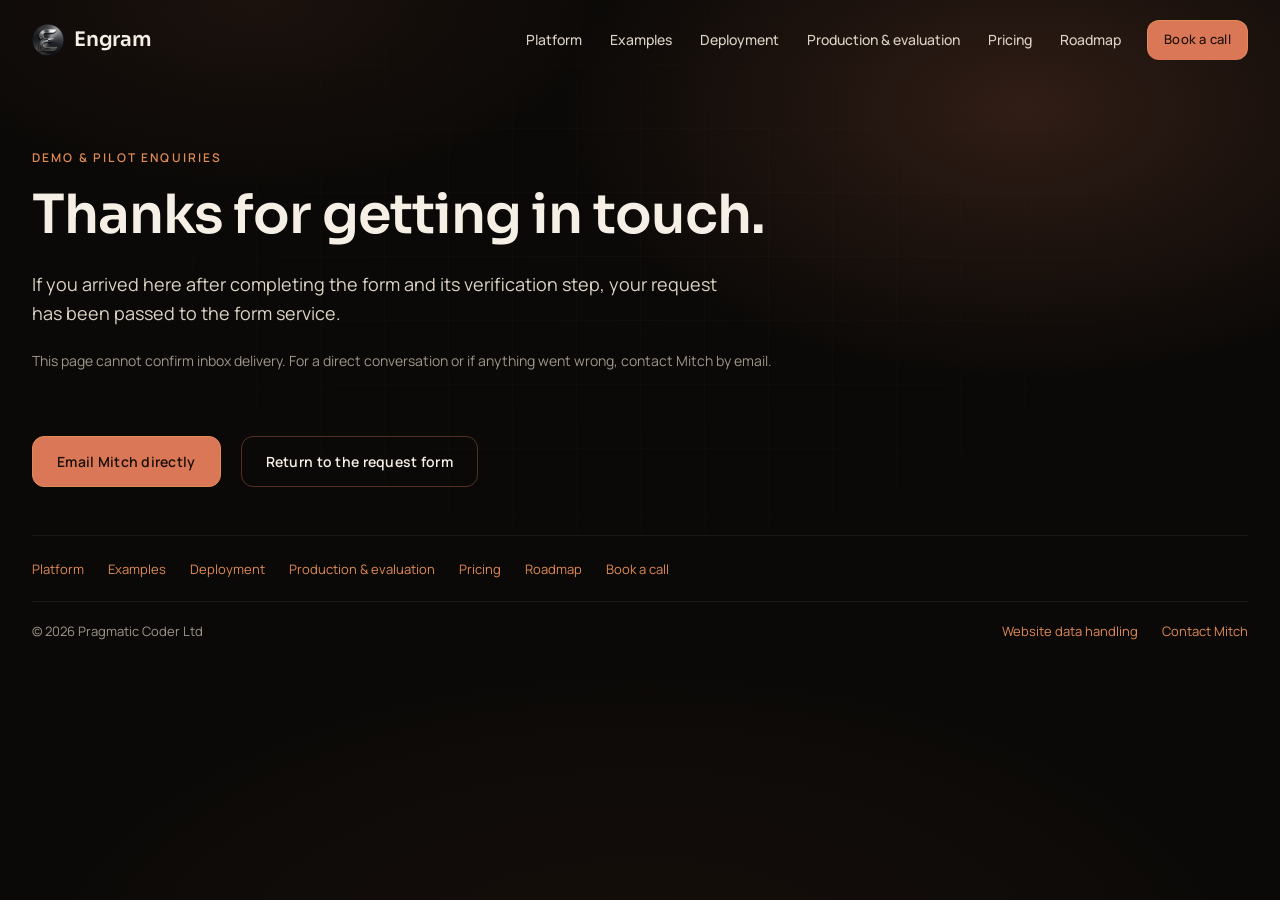
<file: thanks.html>
<!doctype html>
<html lang="en"><head>
<meta charset="utf-8"/>
<meta name="viewport" content="width=device-width,initial-scale=1"/>
<title>Your Engram Enquiry</title>
<meta name="description" content="Contact details and next steps after an Engram demo or pilot enquiry."/>
<meta name="theme-color" content="#0B0907"/>
<link rel="canonical" href="https://engram.pragmaticcoder.com/thanks"/>
<link rel="icon" type="image/png" href="/assets/logo-mark.png"/>
<link rel="apple-touch-icon" href="/assets/logo-mark.png"/>
<meta property="og:type" content="website"/>
<meta property="og:url" content="https://engram.pragmaticcoder.com/thanks"/>
<meta property="og:title" content="Your Engram Enquiry"/>
<meta property="og:description" content="Contact details and next steps after an Engram demo or pilot enquiry."/>
<meta property="og:image" content="https://engram.pragmaticcoder.com/assets/og-image.png"/>
<meta property="og:image:width" content="1200"/>
<meta property="og:image:height" content="630"/>
<meta name="twitter:card" content="summary_large_image"/>
<meta name="twitter:title" content="Your Engram Enquiry"/>
<meta name="twitter:description" content="Contact details and next steps after an Engram demo or pilot enquiry."/>
<meta name="twitter:image" content="https://engram.pragmaticcoder.com/assets/og-image.png"/>
<link rel="preconnect" href="https://fonts.googleapis.com"/>
<link rel="preconnect" href="https://fonts.gstatic.com" crossorigin/>
<link href="https://fonts.googleapis.com/css2?family=Sora:wght@400;500;600;700&amp;family=Manrope:wght@400;500;600;700&amp;family=JetBrains+Mono:wght@400;500&amp;display=swap" rel="stylesheet"/>
<link rel="stylesheet" href="/styles.css"/>
<link rel="stylesheet" href="/refresh.css"/>

<meta name="robots" content="noindex"/>
</head><body>
<a href="#main" class="skip">Skip to main content</a>
<div class="page"><div class="bg-atmos" aria-hidden="true"></div><div class="container">
<header><nav class="nav" aria-label="Primary">
<a href="/" class="nav-logo" aria-label="Engram home"><img src="/assets/logo-mark.png" width="32" height="32" alt=""/><span>Engram</span></a>
<button class="nav-toggle" type="button" aria-label="Toggle navigation" aria-expanded="false" aria-controls="nav-links"><svg width="20" height="20" viewBox="0 0 24 24" fill="none" stroke="currentColor" stroke-width="2" stroke-linecap="round" aria-hidden="true"><path d="M3 6h18M3 12h18M3 18h18"/></svg></button>
<div class="nav-links" id="nav-links"><a href="/platform.html">Platform</a>
<a href="/examples.html">Examples</a>
<a href="/deployment.html">Deployment</a>
<a href="/case-study.html">Production &amp; evaluation</a>
<a href="/index.html#pricing">Pricing</a>
<a href="/roadmap.html">Roadmap</a>
<a href="/demo.html" class="btn btn-primary nav-demo">Book a call</a></div>
</nav></header>
<main id="main"><section class="page-intro"><span class="eyebrow">Demo & pilot enquiries</span><h1>Thanks for getting in touch.</h1><p class="lead">If you arrived here after completing the form and its verification step, your request has been passed to the form service.</p><p class="muted">This page cannot confirm inbox delivery. For a direct conversation or if anything went wrong, contact Mitch by email.</p></section><div class="actions"><a class="btn btn-primary" href="mailto:mitch@pragmaticcoder.com">Email Mitch directly</a><a class="btn btn-ghost" href="/demo.html#request">Return to the request form</a></div></main>
<footer class="footer"><nav class="footer-primary" aria-label="Footer product"><a href="/platform.html">Platform</a>
<a href="/examples.html">Examples</a>
<a href="/deployment.html">Deployment</a>
<a href="/case-study.html">Production &amp; evaluation</a>
<a href="/index.html#pricing">Pricing</a>
<a href="/roadmap.html">Roadmap</a>
<a href="/demo.html">Book a call</a></nav>
<div class="footer-meta"><span>© 2026 Pragmatic Coder Ltd</span><nav aria-label="Footer information"><a href="/data-handling.html">Website data handling</a><a href="mailto:mitch@pragmaticcoder.com">Contact Mitch</a></nav></div></footer>
</div></div>
<script src="/main.js" defer></script>
</body></html>
</file>
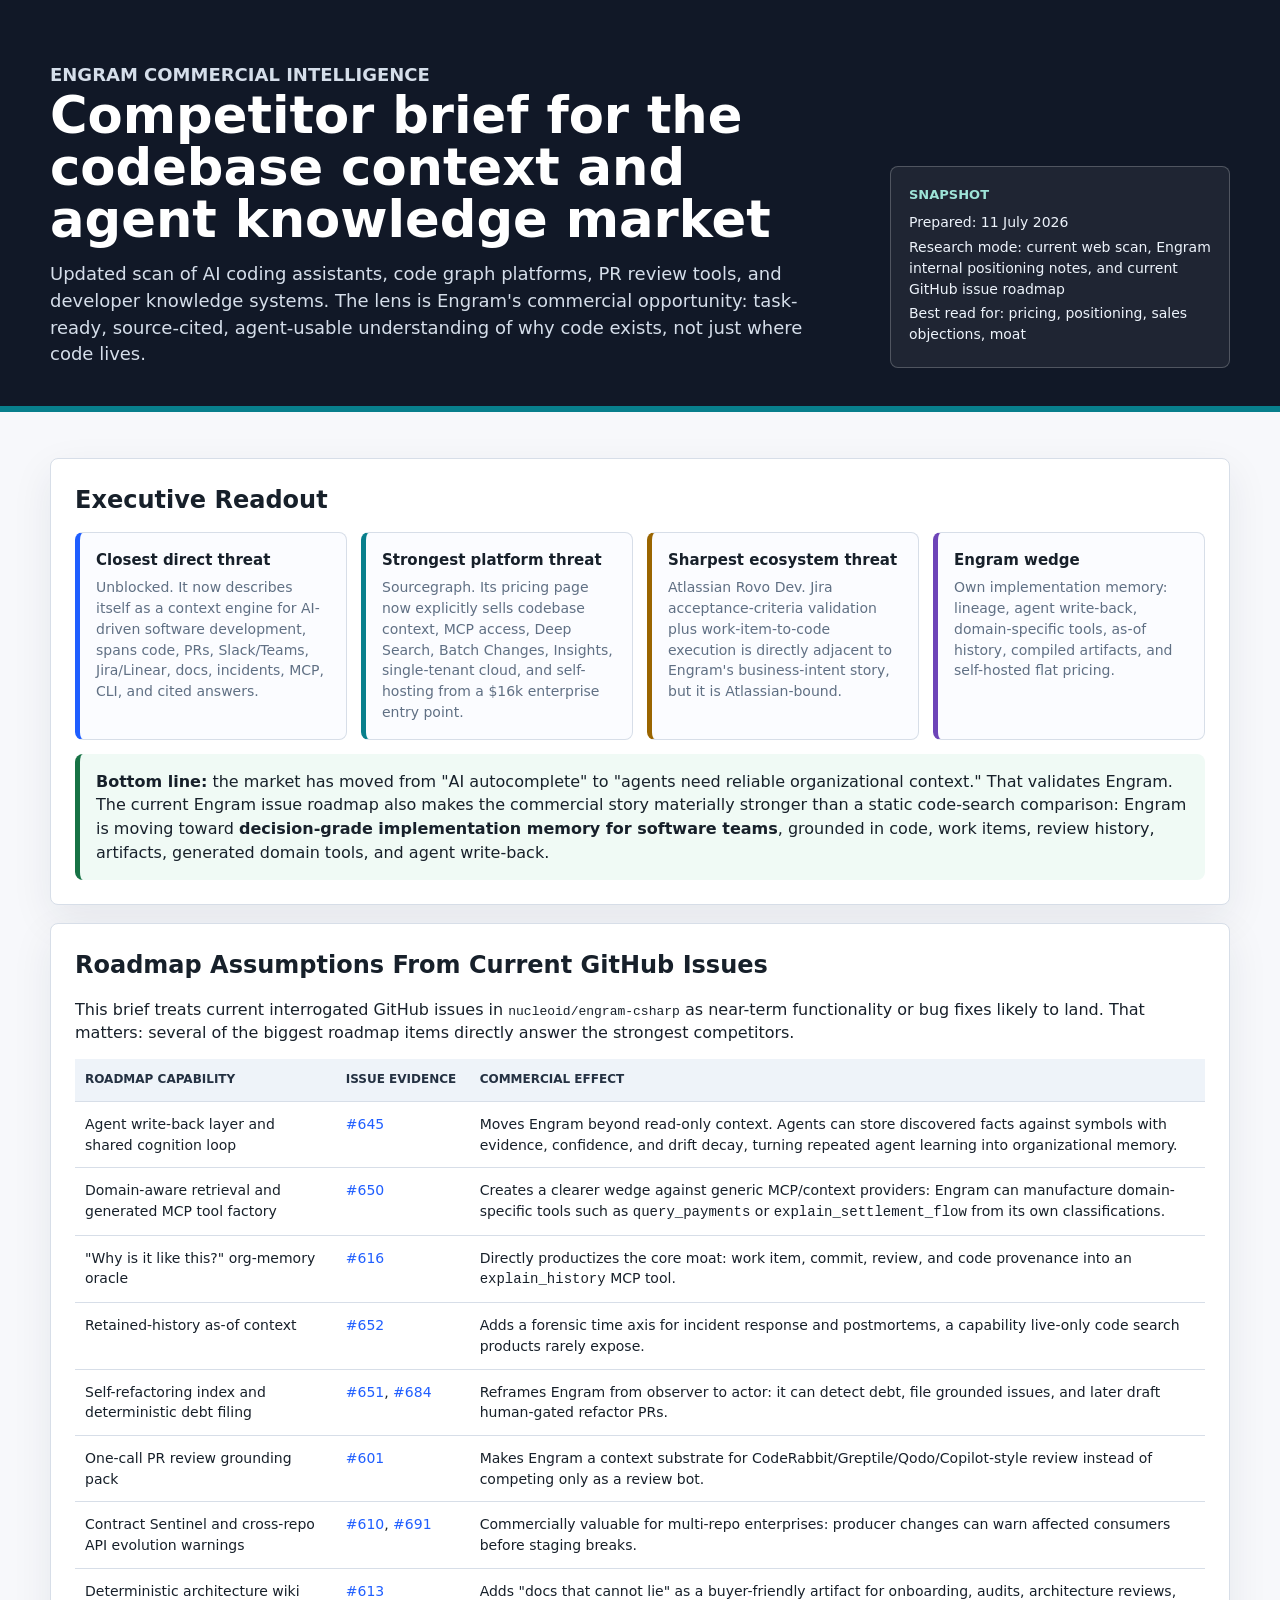
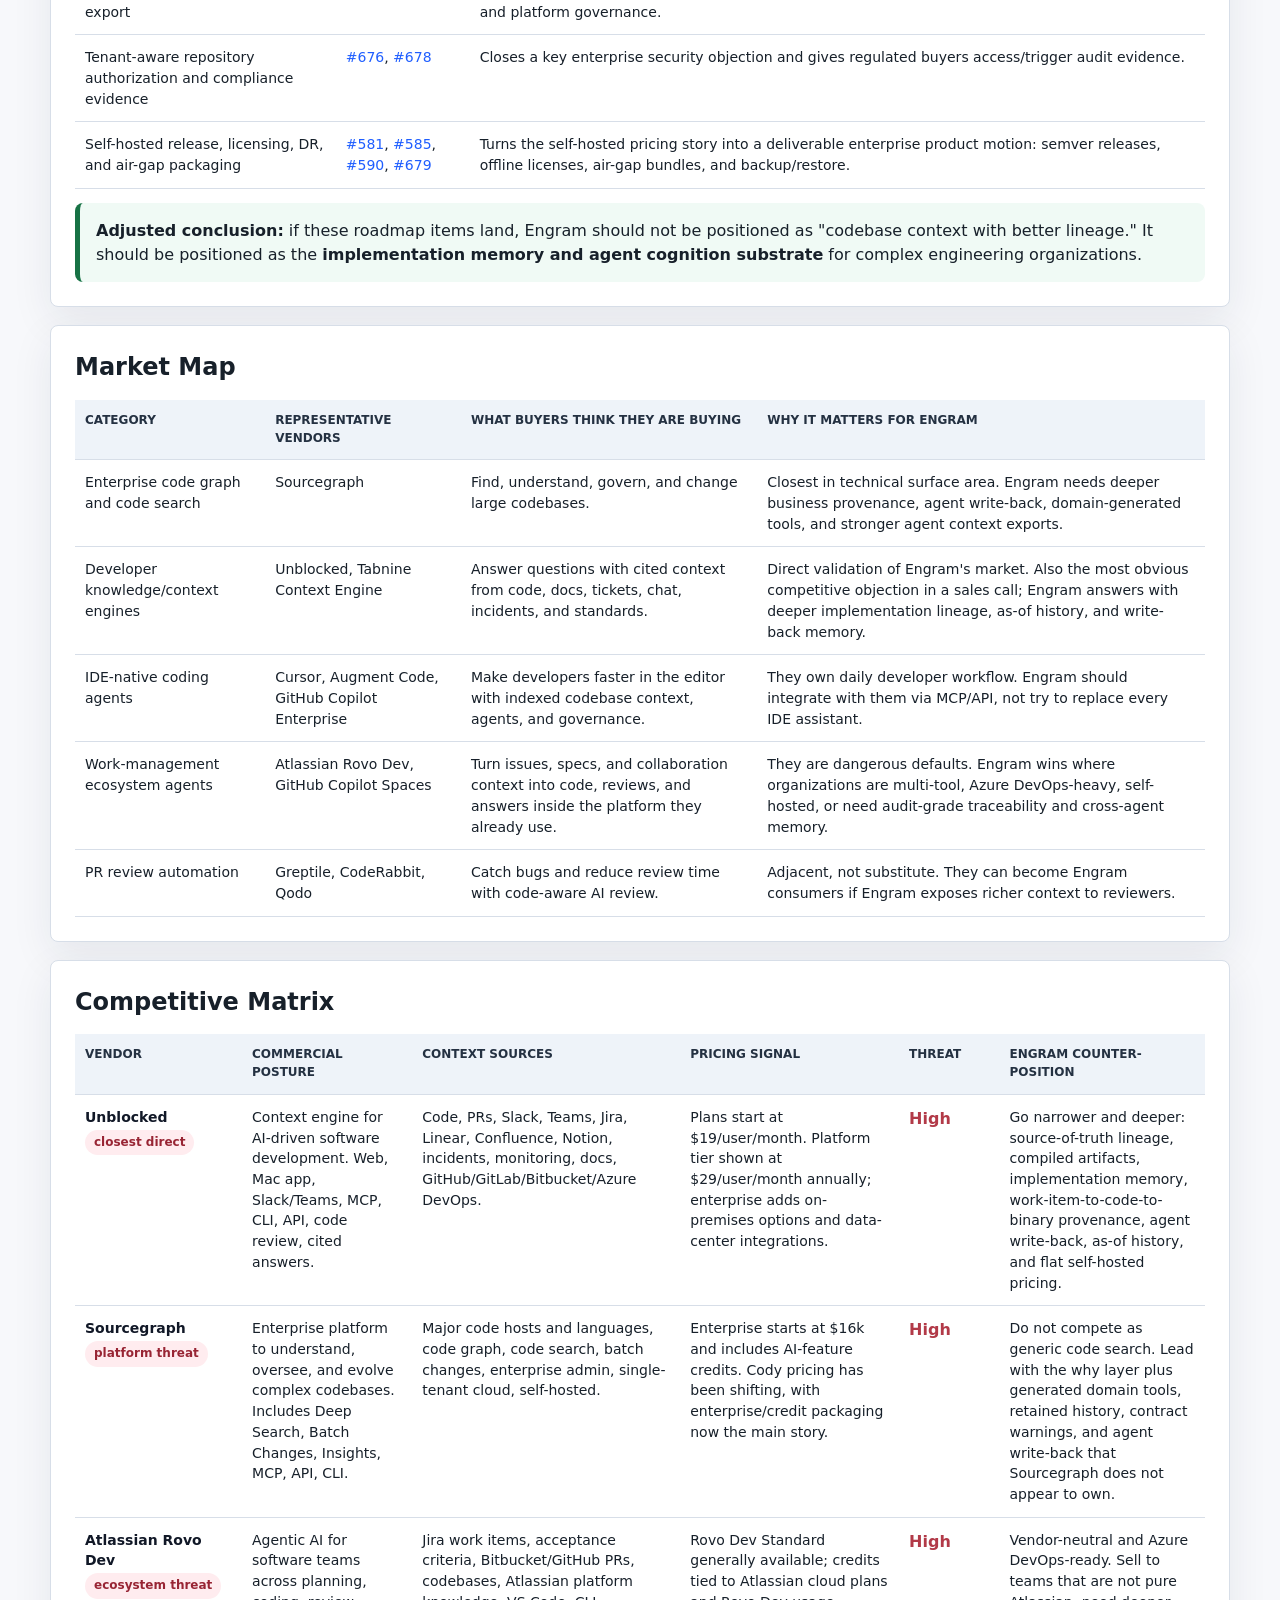
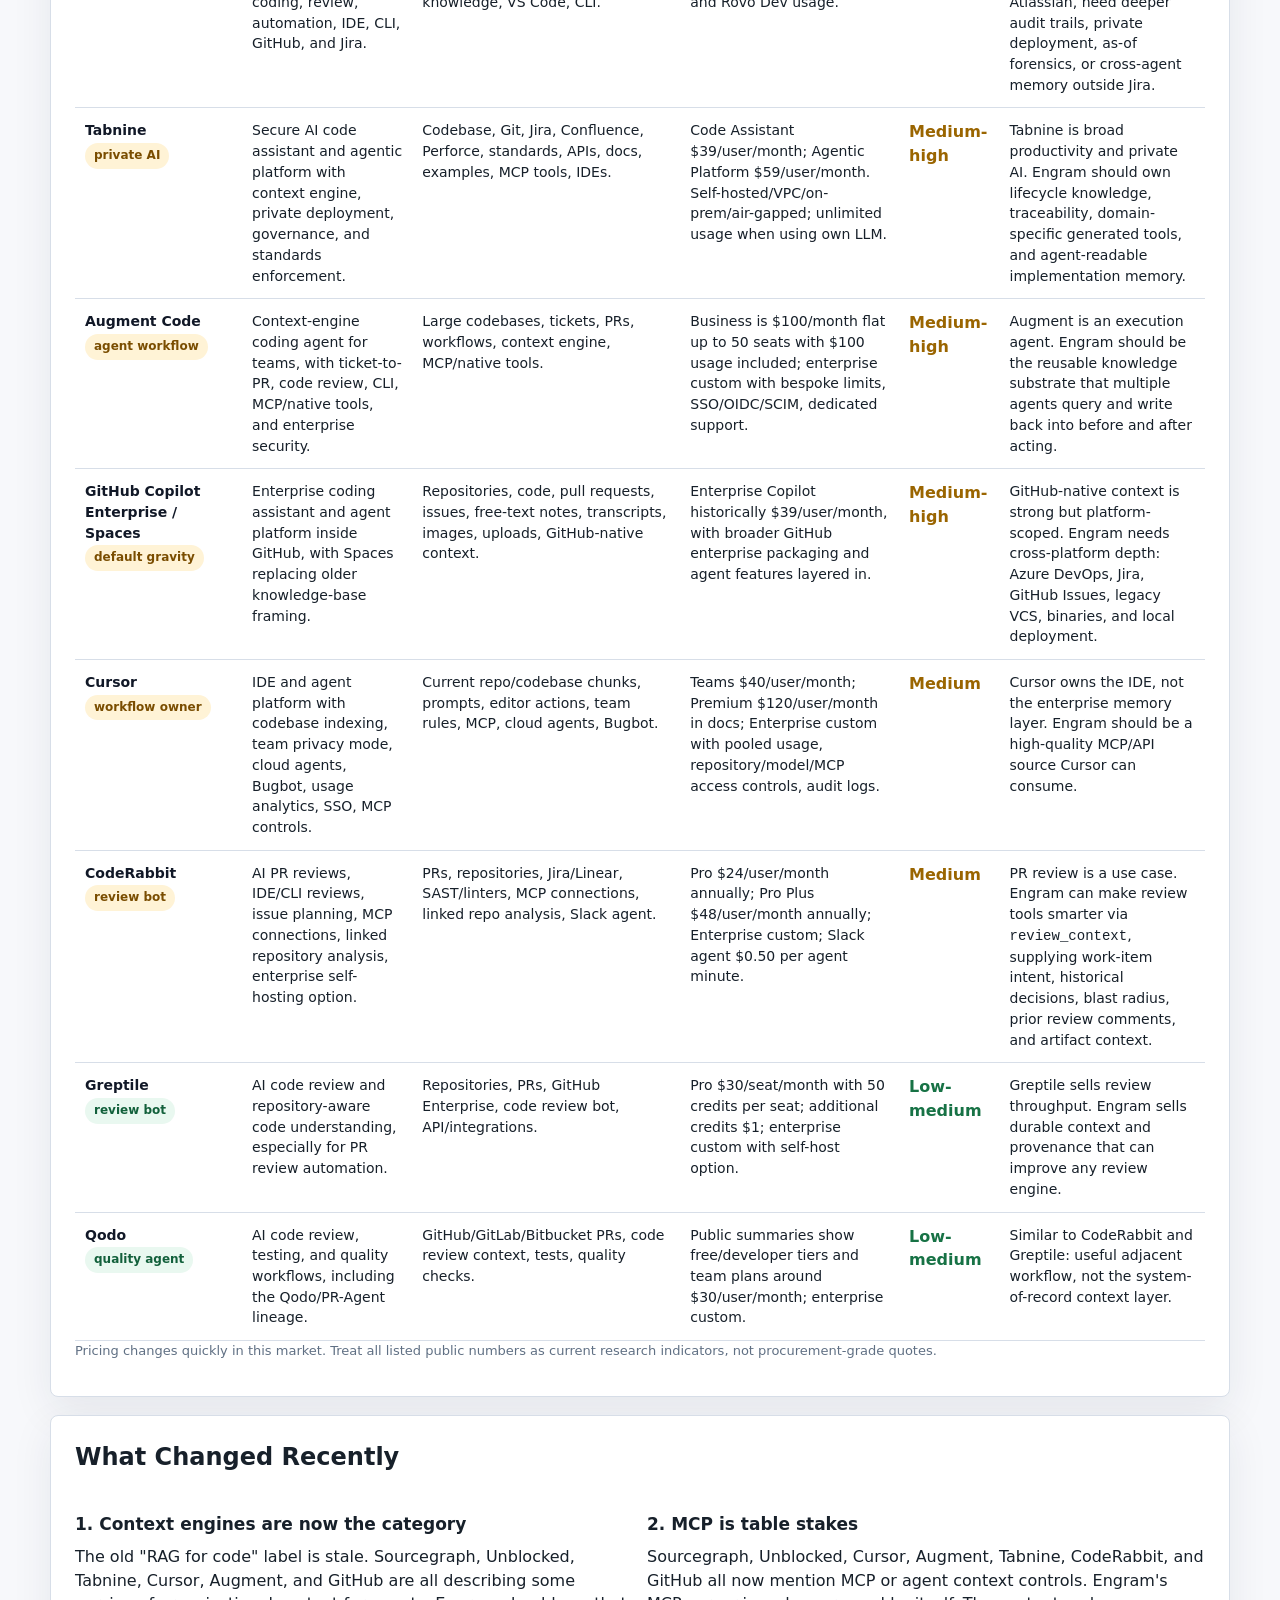
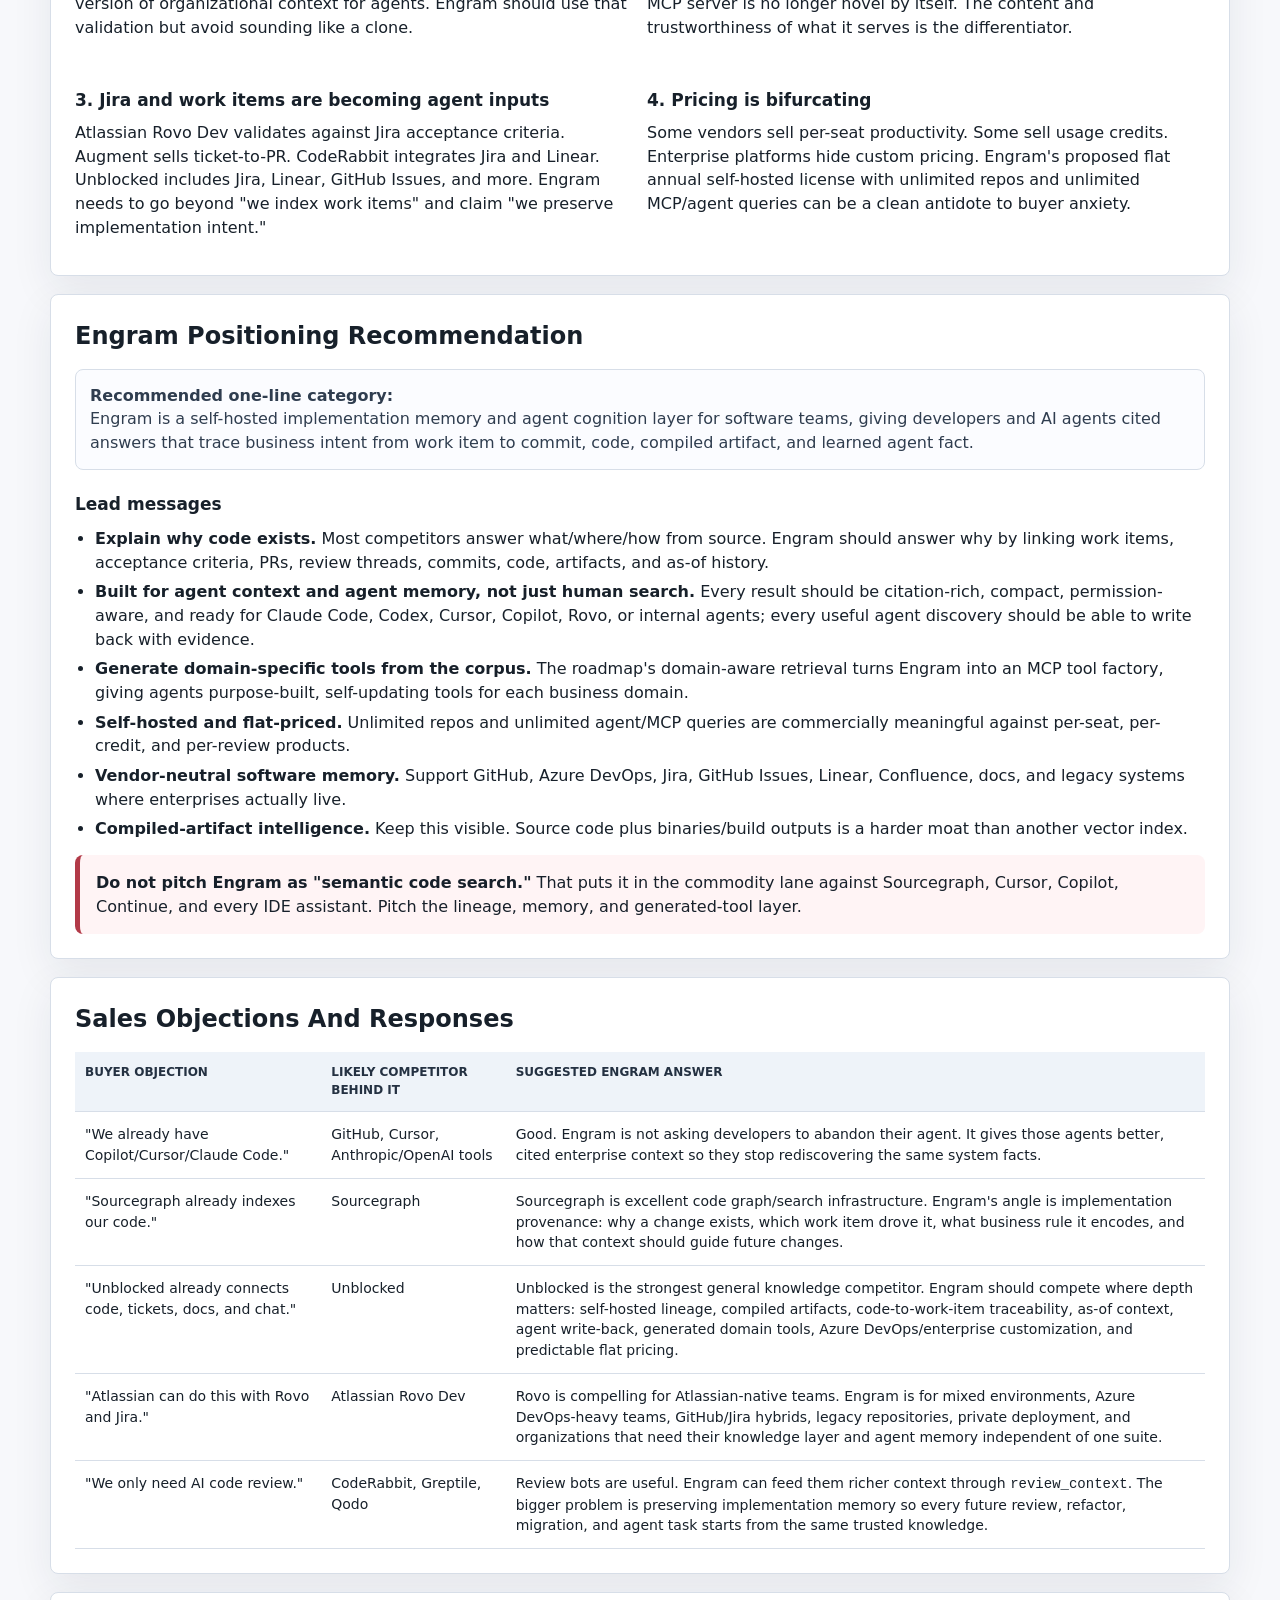
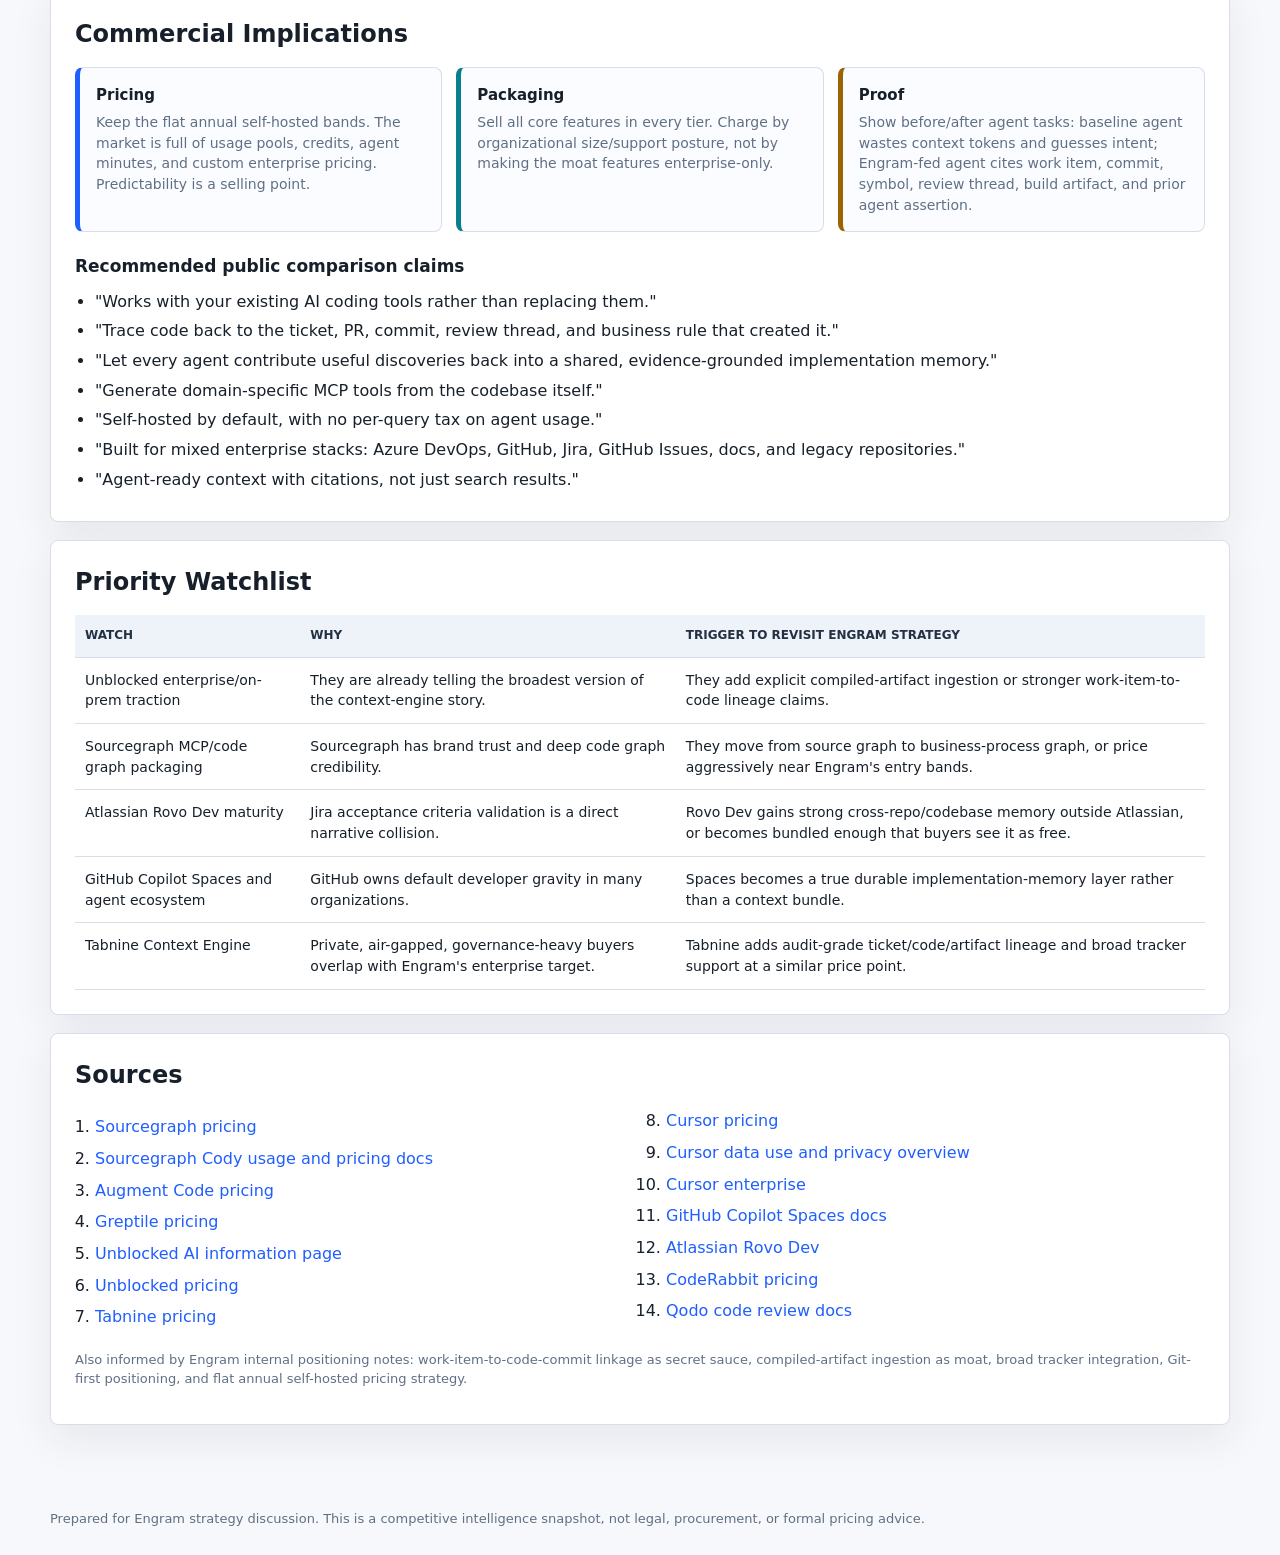
<file: research/commercial-competitor-brief-2026-07-11.html>
<!doctype html>
<html lang="en">
<head>
  <meta charset="utf-8">
  <meta name="viewport" content="width=device-width, initial-scale=1">
  <title>Engram Commercial Competitor Brief - July 2026</title>
  <style>
    :root {
      color-scheme: light;
      --ink: #17202a;
      --muted: #607084;
      --line: #d7dee8;
      --paper: #f7f8fb;
      --panel: #ffffff;
      --blue: #1f5eff;
      --teal: #087f8c;
      --green: #177245;
      --amber: #9a6500;
      --red: #b23a48;
      --violet: #6d44b8;
      --shadow: 0 14px 42px rgba(24, 36, 58, 0.08);
    }

    * { box-sizing: border-box; }

    body {
      margin: 0;
      background: var(--paper);
      color: var(--ink);
      font-family: Inter, ui-sans-serif, system-ui, -apple-system, BlinkMacSystemFont, "Segoe UI", sans-serif;
      line-height: 1.48;
    }

    a { color: var(--blue); text-decoration: none; }
    a:hover { text-decoration: underline; }

    header {
      background: #111827;
      color: #fff;
      border-bottom: 6px solid var(--teal);
    }

    .wrap {
      width: min(1180px, calc(100% - 40px));
      margin: 0 auto;
    }

    .hero {
      padding: 46px 0 38px;
      display: grid;
      grid-template-columns: minmax(0, 1fr) 340px;
      gap: 34px;
      align-items: end;
    }

    .eyebrow {
      margin: 0 0 10px;
      color: #9ee4d8;
      font-size: 13px;
      font-weight: 800;
      letter-spacing: 0;
      text-transform: uppercase;
    }

    h1 {
      margin: 0;
      font-size: clamp(32px, 4vw, 58px);
      line-height: 1.02;
      letter-spacing: 0;
      max-width: 900px;
    }

    .hero p {
      margin: 16px 0 0;
      color: #d5deea;
      font-size: 18px;
      max-width: 760px;
    }

    .stamp {
      border: 1px solid rgba(255,255,255,0.22);
      background: rgba(255,255,255,0.06);
      padding: 18px;
      border-radius: 8px;
    }

    .stamp strong {
      display: block;
      font-size: 13px;
      color: #9ee4d8;
      text-transform: uppercase;
      letter-spacing: 0;
      margin-bottom: 8px;
    }

    .stamp span {
      display: block;
      color: #edf3fb;
      font-size: 14px;
      margin: 4px 0;
    }

    main { padding: 28px 0 56px; }

    section {
      background: var(--panel);
      border: 1px solid var(--line);
      border-radius: 8px;
      box-shadow: var(--shadow);
      margin: 18px 0;
      padding: 24px;
    }

    h2 {
      margin: 0 0 14px;
      font-size: 24px;
      letter-spacing: 0;
    }

    h3 {
      margin: 22px 0 8px;
      font-size: 17px;
      letter-spacing: 0;
    }

    p { margin: 0 0 12px; }

    ul {
      margin: 10px 0 0;
      padding-left: 20px;
    }

    li { margin: 6px 0; }

    .grid {
      display: grid;
      gap: 14px;
    }

    .grid.four { grid-template-columns: repeat(4, minmax(0, 1fr)); }
    .grid.three { grid-template-columns: repeat(3, minmax(0, 1fr)); }
    .grid.two { grid-template-columns: repeat(2, minmax(0, 1fr)); }

    .metric {
      border: 1px solid var(--line);
      border-left: 5px solid var(--blue);
      border-radius: 8px;
      padding: 16px;
      background: #fbfcff;
      min-height: 134px;
    }

    .metric:nth-child(2) { border-left-color: var(--teal); }
    .metric:nth-child(3) { border-left-color: var(--amber); }
    .metric:nth-child(4) { border-left-color: var(--violet); }

    .metric strong {
      display: block;
      font-size: 15px;
      margin-bottom: 6px;
    }

    .metric span {
      display: block;
      color: var(--muted);
      font-size: 14px;
    }

    .callout {
      border-left: 5px solid var(--green);
      background: #f0faf5;
      padding: 16px;
      border-radius: 8px;
      margin-top: 14px;
    }

    .warning {
      border-left-color: var(--red);
      background: #fff4f5;
    }

    .note {
      color: var(--muted);
      font-size: 13px;
    }

    table {
      width: 100%;
      border-collapse: collapse;
      margin-top: 14px;
      font-size: 14px;
    }

    th, td {
      border-bottom: 1px solid var(--line);
      padding: 12px 10px;
      text-align: left;
      vertical-align: top;
    }

    th {
      background: #eef3f9;
      color: #243142;
      font-size: 12px;
      text-transform: uppercase;
      letter-spacing: 0;
    }

    tbody tr:hover { background: #fbfcff; }

    .tag {
      display: inline-block;
      border-radius: 999px;
      padding: 4px 9px;
      margin: 2px 4px 2px 0;
      font-size: 12px;
      font-weight: 750;
      background: #eaf0ff;
      color: #183c95;
      white-space: nowrap;
    }

    .tag.high { background: #ffecef; color: #982534; }
    .tag.med { background: #fff3d6; color: #7a4d00; }
    .tag.low { background: #e9f8f0; color: #12603b; }
    .tag.neutral { background: #eef2f6; color: #4b5b70; }

    .score {
      font-weight: 850;
      font-size: 16px;
    }

    .score.high { color: var(--red); }
    .score.med { color: var(--amber); }
    .score.low { color: var(--green); }

    .company {
      font-weight: 850;
      color: #111827;
    }

    .quote {
      margin-top: 12px;
      border: 1px solid var(--line);
      border-radius: 8px;
      padding: 14px;
      background: #fbfcff;
      color: #2f3d4f;
    }

    .refs {
      columns: 2;
      column-gap: 32px;
      padding-left: 20px;
    }

    .refs li {
      break-inside: avoid;
      margin-bottom: 8px;
    }

    footer {
      color: var(--muted);
      font-size: 13px;
      padding: 10px 0 30px;
    }

    @media (max-width: 920px) {
      .hero { grid-template-columns: 1fr; }
      .grid.four, .grid.three, .grid.two { grid-template-columns: 1fr; }
      .refs { columns: 1; }
      table { font-size: 13px; }
      th, td { padding: 10px 8px; }
    }
  </style>
</head>
<body>
  <header>
    <div class="wrap hero">
      <div>
        <p class="eyebrow">Engram commercial intelligence</p>
        <h1>Competitor brief for the codebase context and agent knowledge market</h1>
        <p>Updated scan of AI coding assistants, code graph platforms, PR review tools, and developer knowledge systems. The lens is Engram's commercial opportunity: task-ready, source-cited, agent-usable understanding of why code exists, not just where code lives.</p>
      </div>
      <div class="stamp">
        <strong>Snapshot</strong>
        <span>Prepared: 11 July 2026</span>
        <span>Research mode: current web scan, Engram internal positioning notes, and current GitHub issue roadmap</span>
        <span>Best read for: pricing, positioning, sales objections, moat</span>
      </div>
    </div>
  </header>

  <main class="wrap">
    <section>
      <h2>Executive Readout</h2>
      <div class="grid four">
        <div class="metric">
          <strong>Closest direct threat</strong>
          <span>Unblocked. It now describes itself as a context engine for AI-driven software development, spans code, PRs, Slack/Teams, Jira/Linear, docs, incidents, MCP, CLI, and cited answers.</span>
        </div>
        <div class="metric">
          <strong>Strongest platform threat</strong>
          <span>Sourcegraph. Its pricing page now explicitly sells codebase context, MCP access, Deep Search, Batch Changes, Insights, single-tenant cloud, and self-hosting from a $16k enterprise entry point.</span>
        </div>
        <div class="metric">
          <strong>Sharpest ecosystem threat</strong>
          <span>Atlassian Rovo Dev. Jira acceptance-criteria validation plus work-item-to-code execution is directly adjacent to Engram's business-intent story, but it is Atlassian-bound.</span>
        </div>
        <div class="metric">
          <strong>Engram wedge</strong>
          <span>Own implementation memory: lineage, agent write-back, domain-specific tools, as-of history, compiled artifacts, and self-hosted flat pricing.</span>
        </div>
      </div>

      <div class="callout">
        <strong>Bottom line:</strong> the market has moved from "AI autocomplete" to "agents need reliable organizational context." That validates Engram. The current Engram issue roadmap also makes the commercial story materially stronger than a static code-search comparison: Engram is moving toward <strong>decision-grade implementation memory for software teams</strong>, grounded in code, work items, review history, artifacts, generated domain tools, and agent write-back.
      </div>
    </section>

    <section>
      <h2>Roadmap Assumptions From Current GitHub Issues</h2>
      <p>This brief treats current interrogated GitHub issues in <code>nucleoid/engram-csharp</code> as near-term functionality or bug fixes likely to land. That matters: several of the biggest roadmap items directly answer the strongest competitors.</p>
      <table>
        <thead>
          <tr>
            <th>Roadmap capability</th>
            <th>Issue evidence</th>
            <th>Commercial effect</th>
          </tr>
        </thead>
        <tbody>
          <tr>
            <td>Agent write-back layer and shared cognition loop</td>
            <td><a href="https://github.com/nucleoid/engram-csharp/issues/645">#645</a></td>
            <td>Moves Engram beyond read-only context. Agents can store discovered facts against symbols with evidence, confidence, and drift decay, turning repeated agent learning into organizational memory.</td>
          </tr>
          <tr>
            <td>Domain-aware retrieval and generated MCP tool factory</td>
            <td><a href="https://github.com/nucleoid/engram-csharp/issues/650">#650</a></td>
            <td>Creates a clearer wedge against generic MCP/context providers: Engram can manufacture domain-specific tools such as <code>query_payments</code> or <code>explain_settlement_flow</code> from its own classifications.</td>
          </tr>
          <tr>
            <td>"Why is it like this?" org-memory oracle</td>
            <td><a href="https://github.com/nucleoid/engram-csharp/issues/616">#616</a></td>
            <td>Directly productizes the core moat: work item, commit, review, and code provenance into an <code>explain_history</code> MCP tool.</td>
          </tr>
          <tr>
            <td>Retained-history as-of context</td>
            <td><a href="https://github.com/nucleoid/engram-csharp/issues/652">#652</a></td>
            <td>Adds a forensic time axis for incident response and postmortems, a capability live-only code search products rarely expose.</td>
          </tr>
          <tr>
            <td>Self-refactoring index and deterministic debt filing</td>
            <td><a href="https://github.com/nucleoid/engram-csharp/issues/651">#651</a>, <a href="https://github.com/nucleoid/engram-csharp/issues/684">#684</a></td>
            <td>Reframes Engram from observer to actor: it can detect debt, file grounded issues, and later draft human-gated refactor PRs.</td>
          </tr>
          <tr>
            <td>One-call PR review grounding pack</td>
            <td><a href="https://github.com/nucleoid/engram-csharp/issues/601">#601</a></td>
            <td>Makes Engram a context substrate for CodeRabbit/Greptile/Qodo/Copilot-style review instead of competing only as a review bot.</td>
          </tr>
          <tr>
            <td>Contract Sentinel and cross-repo API evolution warnings</td>
            <td><a href="https://github.com/nucleoid/engram-csharp/issues/610">#610</a>, <a href="https://github.com/nucleoid/engram-csharp/issues/691">#691</a></td>
            <td>Commercially valuable for multi-repo enterprises: producer changes can warn affected consumers before staging breaks.</td>
          </tr>
          <tr>
            <td>Deterministic architecture wiki export</td>
            <td><a href="https://github.com/nucleoid/engram-csharp/issues/613">#613</a></td>
            <td>Adds "docs that cannot lie" as a buyer-friendly artifact for onboarding, audits, architecture reviews, and platform governance.</td>
          </tr>
          <tr>
            <td>Tenant-aware repository authorization and compliance evidence</td>
            <td><a href="https://github.com/nucleoid/engram-csharp/issues/676">#676</a>, <a href="https://github.com/nucleoid/engram-csharp/issues/678">#678</a></td>
            <td>Closes a key enterprise security objection and gives regulated buyers access/trigger audit evidence.</td>
          </tr>
          <tr>
            <td>Self-hosted release, licensing, DR, and air-gap packaging</td>
            <td><a href="https://github.com/nucleoid/engram-csharp/issues/581">#581</a>, <a href="https://github.com/nucleoid/engram-csharp/issues/585">#585</a>, <a href="https://github.com/nucleoid/engram-csharp/issues/590">#590</a>, <a href="https://github.com/nucleoid/engram-csharp/issues/679">#679</a></td>
            <td>Turns the self-hosted pricing story into a deliverable enterprise product motion: semver releases, offline licenses, air-gap bundles, and backup/restore.</td>
          </tr>
        </tbody>
      </table>
      <div class="callout">
        <strong>Adjusted conclusion:</strong> if these roadmap items land, Engram should not be positioned as "codebase context with better lineage." It should be positioned as the <strong>implementation memory and agent cognition substrate</strong> for complex engineering organizations.
      </div>
    </section>

    <section>
      <h2>Market Map</h2>
      <table>
        <thead>
          <tr>
            <th>Category</th>
            <th>Representative vendors</th>
            <th>What buyers think they are buying</th>
            <th>Why it matters for Engram</th>
          </tr>
        </thead>
        <tbody>
          <tr>
            <td>Enterprise code graph and code search</td>
            <td>Sourcegraph</td>
            <td>Find, understand, govern, and change large codebases.</td>
            <td>Closest in technical surface area. Engram needs deeper business provenance, agent write-back, domain-generated tools, and stronger agent context exports.</td>
          </tr>
          <tr>
            <td>Developer knowledge/context engines</td>
            <td>Unblocked, Tabnine Context Engine</td>
            <td>Answer questions with cited context from code, docs, tickets, chat, incidents, and standards.</td>
            <td>Direct validation of Engram's market. Also the most obvious competitive objection in a sales call; Engram answers with deeper implementation lineage, as-of history, and write-back memory.</td>
          </tr>
          <tr>
            <td>IDE-native coding agents</td>
            <td>Cursor, Augment Code, GitHub Copilot Enterprise</td>
            <td>Make developers faster in the editor with indexed codebase context, agents, and governance.</td>
            <td>They own daily developer workflow. Engram should integrate with them via MCP/API, not try to replace every IDE assistant.</td>
          </tr>
          <tr>
            <td>Work-management ecosystem agents</td>
            <td>Atlassian Rovo Dev, GitHub Copilot Spaces</td>
            <td>Turn issues, specs, and collaboration context into code, reviews, and answers inside the platform they already use.</td>
            <td>They are dangerous defaults. Engram wins where organizations are multi-tool, Azure DevOps-heavy, self-hosted, or need audit-grade traceability and cross-agent memory.</td>
          </tr>
          <tr>
            <td>PR review automation</td>
            <td>Greptile, CodeRabbit, Qodo</td>
            <td>Catch bugs and reduce review time with code-aware AI review.</td>
            <td>Adjacent, not substitute. They can become Engram consumers if Engram exposes richer context to reviewers.</td>
          </tr>
        </tbody>
      </table>
    </section>

    <section>
      <h2>Competitive Matrix</h2>
      <table>
        <thead>
          <tr>
            <th>Vendor</th>
            <th>Commercial posture</th>
            <th>Context sources</th>
            <th>Pricing signal</th>
            <th>Threat</th>
            <th>Engram counter-position</th>
          </tr>
        </thead>
        <tbody>
          <tr>
            <td><span class="company">Unblocked</span><br><span class="tag high">closest direct</span></td>
            <td>Context engine for AI-driven software development. Web, Mac app, Slack/Teams, MCP, CLI, API, code review, cited answers.</td>
            <td>Code, PRs, Slack, Teams, Jira, Linear, Confluence, Notion, incidents, monitoring, docs, GitHub/GitLab/Bitbucket/Azure DevOps.</td>
            <td>Plans start at $19/user/month. Platform tier shown at $29/user/month annually; enterprise adds on-premises options and data-center integrations.</td>
            <td><span class="score high">High</span></td>
            <td>Go narrower and deeper: source-of-truth lineage, compiled artifacts, implementation memory, work-item-to-code-to-binary provenance, agent write-back, as-of history, and flat self-hosted pricing.</td>
          </tr>
          <tr>
            <td><span class="company">Sourcegraph</span><br><span class="tag high">platform threat</span></td>
            <td>Enterprise platform to understand, oversee, and evolve complex codebases. Includes Deep Search, Batch Changes, Insights, MCP, API, CLI.</td>
            <td>Major code hosts and languages, code graph, code search, batch changes, enterprise admin, single-tenant cloud, self-hosted.</td>
            <td>Enterprise starts at $16k and includes AI-feature credits. Cody pricing has been shifting, with enterprise/credit packaging now the main story.</td>
            <td><span class="score high">High</span></td>
            <td>Do not compete as generic code search. Lead with the why layer plus generated domain tools, retained history, contract warnings, and agent write-back that Sourcegraph does not appear to own.</td>
          </tr>
          <tr>
            <td><span class="company">Atlassian Rovo Dev</span><br><span class="tag high">ecosystem threat</span></td>
            <td>Agentic AI for software teams across planning, coding, review, automation, IDE, CLI, GitHub, and Jira.</td>
            <td>Jira work items, acceptance criteria, Bitbucket/GitHub PRs, codebases, Atlassian platform knowledge, VS Code, CLI.</td>
            <td>Rovo Dev Standard generally available; credits tied to Atlassian cloud plans and Rovo Dev usage.</td>
            <td><span class="score high">High</span></td>
            <td>Vendor-neutral and Azure DevOps-ready. Sell to teams that are not pure Atlassian, need deeper audit trails, private deployment, as-of forensics, or cross-agent memory outside Jira.</td>
          </tr>
          <tr>
            <td><span class="company">Tabnine</span><br><span class="tag med">private AI</span></td>
            <td>Secure AI code assistant and agentic platform with context engine, private deployment, governance, and standards enforcement.</td>
            <td>Codebase, Git, Jira, Confluence, Perforce, standards, APIs, docs, examples, MCP tools, IDEs.</td>
            <td>Code Assistant $39/user/month; Agentic Platform $59/user/month. Self-hosted/VPC/on-prem/air-gapped; unlimited usage when using own LLM.</td>
            <td><span class="score med">Medium-high</span></td>
            <td>Tabnine is broad productivity and private AI. Engram should own lifecycle knowledge, traceability, domain-specific generated tools, and agent-readable implementation memory.</td>
          </tr>
          <tr>
            <td><span class="company">Augment Code</span><br><span class="tag med">agent workflow</span></td>
            <td>Context-engine coding agent for teams, with ticket-to-PR, code review, CLI, MCP/native tools, and enterprise security.</td>
            <td>Large codebases, tickets, PRs, workflows, context engine, MCP/native tools.</td>
            <td>Business is $100/month flat up to 50 seats with $100 usage included; enterprise custom with bespoke limits, SSO/OIDC/SCIM, dedicated support.</td>
            <td><span class="score med">Medium-high</span></td>
            <td>Augment is an execution agent. Engram should be the reusable knowledge substrate that multiple agents query and write back into before and after acting.</td>
          </tr>
          <tr>
            <td><span class="company">GitHub Copilot Enterprise / Spaces</span><br><span class="tag med">default gravity</span></td>
            <td>Enterprise coding assistant and agent platform inside GitHub, with Spaces replacing older knowledge-base framing.</td>
            <td>Repositories, code, pull requests, issues, free-text notes, transcripts, images, uploads, GitHub-native context.</td>
            <td>Enterprise Copilot historically $39/user/month, with broader GitHub enterprise packaging and agent features layered in.</td>
            <td><span class="score med">Medium-high</span></td>
            <td>GitHub-native context is strong but platform-scoped. Engram needs cross-platform depth: Azure DevOps, Jira, GitHub Issues, legacy VCS, binaries, and local deployment.</td>
          </tr>
          <tr>
            <td><span class="company">Cursor</span><br><span class="tag med">workflow owner</span></td>
            <td>IDE and agent platform with codebase indexing, team privacy mode, cloud agents, Bugbot, usage analytics, SSO, MCP controls.</td>
            <td>Current repo/codebase chunks, prompts, editor actions, team rules, MCP, cloud agents, Bugbot.</td>
            <td>Teams $40/user/month; Premium $120/user/month in docs; Enterprise custom with pooled usage, repository/model/MCP access controls, audit logs.</td>
            <td><span class="score med">Medium</span></td>
            <td>Cursor owns the IDE, not the enterprise memory layer. Engram should be a high-quality MCP/API source Cursor can consume.</td>
          </tr>
          <tr>
            <td><span class="company">CodeRabbit</span><br><span class="tag med">review bot</span></td>
            <td>AI PR reviews, IDE/CLI reviews, issue planning, MCP connections, linked repository analysis, enterprise self-hosting option.</td>
            <td>PRs, repositories, Jira/Linear, SAST/linters, MCP connections, linked repo analysis, Slack agent.</td>
            <td>Pro $24/user/month annually; Pro Plus $48/user/month annually; Enterprise custom; Slack agent $0.50 per agent minute.</td>
            <td><span class="score med">Medium</span></td>
            <td>PR review is a use case. Engram can make review tools smarter via <code>review_context</code>, supplying work-item intent, historical decisions, blast radius, prior review comments, and artifact context.</td>
          </tr>
          <tr>
            <td><span class="company">Greptile</span><br><span class="tag low">review bot</span></td>
            <td>AI code review and repository-aware code understanding, especially for PR review automation.</td>
            <td>Repositories, PRs, GitHub Enterprise, code review bot, API/integrations.</td>
            <td>Pro $30/seat/month with 50 credits per seat; additional credits $1; enterprise custom with self-host option.</td>
            <td><span class="score low">Low-medium</span></td>
            <td>Greptile sells review throughput. Engram sells durable context and provenance that can improve any review engine.</td>
          </tr>
          <tr>
            <td><span class="company">Qodo</span><br><span class="tag low">quality agent</span></td>
            <td>AI code review, testing, and quality workflows, including the Qodo/PR-Agent lineage.</td>
            <td>GitHub/GitLab/Bitbucket PRs, code review context, tests, quality checks.</td>
            <td>Public summaries show free/developer tiers and team plans around $30/user/month; enterprise custom.</td>
            <td><span class="score low">Low-medium</span></td>
            <td>Similar to CodeRabbit and Greptile: useful adjacent workflow, not the system-of-record context layer.</td>
          </tr>
        </tbody>
      </table>
      <p class="note">Pricing changes quickly in this market. Treat all listed public numbers as current research indicators, not procurement-grade quotes.</p>
    </section>

    <section>
      <h2>What Changed Recently</h2>
      <div class="grid two">
        <div>
          <h3>1. Context engines are now the category</h3>
          <p>The old "RAG for code" label is stale. Sourcegraph, Unblocked, Tabnine, Cursor, Augment, and GitHub are all describing some version of organizational context for agents. Engram should use that validation but avoid sounding like a clone.</p>
        </div>
        <div>
          <h3>2. MCP is table stakes</h3>
          <p>Sourcegraph, Unblocked, Cursor, Augment, Tabnine, CodeRabbit, and GitHub all now mention MCP or agent context controls. Engram's MCP server is no longer novel by itself. The content and trustworthiness of what it serves is the differentiator.</p>
        </div>
        <div>
          <h3>3. Jira and work items are becoming agent inputs</h3>
          <p>Atlassian Rovo Dev validates against Jira acceptance criteria. Augment sells ticket-to-PR. CodeRabbit integrates Jira and Linear. Unblocked includes Jira, Linear, GitHub Issues, and more. Engram needs to go beyond "we index work items" and claim "we preserve implementation intent."</p>
        </div>
        <div>
          <h3>4. Pricing is bifurcating</h3>
          <p>Some vendors sell per-seat productivity. Some sell usage credits. Enterprise platforms hide custom pricing. Engram's proposed flat annual self-hosted license with unlimited repos and unlimited MCP/agent queries can be a clean antidote to buyer anxiety.</p>
        </div>
      </div>
    </section>

    <section>
      <h2>Engram Positioning Recommendation</h2>
      <div class="quote">
        <strong>Recommended one-line category:</strong><br>
        Engram is a self-hosted implementation memory and agent cognition layer for software teams, giving developers and AI agents cited answers that trace business intent from work item to commit, code, compiled artifact, and learned agent fact.
      </div>

      <h3>Lead messages</h3>
      <ul>
        <li><strong>Explain why code exists.</strong> Most competitors answer what/where/how from source. Engram should answer why by linking work items, acceptance criteria, PRs, review threads, commits, code, artifacts, and as-of history.</li>
        <li><strong>Built for agent context and agent memory, not just human search.</strong> Every result should be citation-rich, compact, permission-aware, and ready for Claude Code, Codex, Cursor, Copilot, Rovo, or internal agents; every useful agent discovery should be able to write back with evidence.</li>
        <li><strong>Generate domain-specific tools from the corpus.</strong> The roadmap's domain-aware retrieval turns Engram into an MCP tool factory, giving agents purpose-built, self-updating tools for each business domain.</li>
        <li><strong>Self-hosted and flat-priced.</strong> Unlimited repos and unlimited agent/MCP queries are commercially meaningful against per-seat, per-credit, and per-review products.</li>
        <li><strong>Vendor-neutral software memory.</strong> Support GitHub, Azure DevOps, Jira, GitHub Issues, Linear, Confluence, docs, and legacy systems where enterprises actually live.</li>
        <li><strong>Compiled-artifact intelligence.</strong> Keep this visible. Source code plus binaries/build outputs is a harder moat than another vector index.</li>
      </ul>

      <div class="callout warning">
        <strong>Do not pitch Engram as "semantic code search."</strong> That puts it in the commodity lane against Sourcegraph, Cursor, Copilot, Continue, and every IDE assistant. Pitch the lineage, memory, and generated-tool layer.
      </div>
    </section>

    <section>
      <h2>Sales Objections And Responses</h2>
      <table>
        <thead>
          <tr>
            <th>Buyer objection</th>
            <th>Likely competitor behind it</th>
            <th>Suggested Engram answer</th>
          </tr>
        </thead>
        <tbody>
          <tr>
            <td>"We already have Copilot/Cursor/Claude Code."</td>
            <td>GitHub, Cursor, Anthropic/OpenAI tools</td>
            <td>Good. Engram is not asking developers to abandon their agent. It gives those agents better, cited enterprise context so they stop rediscovering the same system facts.</td>
          </tr>
          <tr>
            <td>"Sourcegraph already indexes our code."</td>
            <td>Sourcegraph</td>
            <td>Sourcegraph is excellent code graph/search infrastructure. Engram's angle is implementation provenance: why a change exists, which work item drove it, what business rule it encodes, and how that context should guide future changes.</td>
          </tr>
          <tr>
            <td>"Unblocked already connects code, tickets, docs, and chat."</td>
            <td>Unblocked</td>
            <td>Unblocked is the strongest general knowledge competitor. Engram should compete where depth matters: self-hosted lineage, compiled artifacts, code-to-work-item traceability, as-of context, agent write-back, generated domain tools, Azure DevOps/enterprise customization, and predictable flat pricing.</td>
          </tr>
          <tr>
            <td>"Atlassian can do this with Rovo and Jira."</td>
            <td>Atlassian Rovo Dev</td>
            <td>Rovo is compelling for Atlassian-native teams. Engram is for mixed environments, Azure DevOps-heavy teams, GitHub/Jira hybrids, legacy repositories, private deployment, and organizations that need their knowledge layer and agent memory independent of one suite.</td>
          </tr>
          <tr>
            <td>"We only need AI code review."</td>
            <td>CodeRabbit, Greptile, Qodo</td>
            <td>Review bots are useful. Engram can feed them richer context through <code>review_context</code>. The bigger problem is preserving implementation memory so every future review, refactor, migration, and agent task starts from the same trusted knowledge.</td>
          </tr>
        </tbody>
      </table>
    </section>

    <section>
      <h2>Commercial Implications</h2>
      <div class="grid three">
        <div class="metric">
          <strong>Pricing</strong>
          <span>Keep the flat annual self-hosted bands. The market is full of usage pools, credits, agent minutes, and custom enterprise pricing. Predictability is a selling point.</span>
        </div>
        <div class="metric">
          <strong>Packaging</strong>
          <span>Sell all core features in every tier. Charge by organizational size/support posture, not by making the moat features enterprise-only.</span>
        </div>
        <div class="metric">
          <strong>Proof</strong>
          <span>Show before/after agent tasks: baseline agent wastes context tokens and guesses intent; Engram-fed agent cites work item, commit, symbol, review thread, build artifact, and prior agent assertion.</span>
        </div>
      </div>

      <h3>Recommended public comparison claims</h3>
      <ul>
        <li>"Works with your existing AI coding tools rather than replacing them."</li>
        <li>"Trace code back to the ticket, PR, commit, review thread, and business rule that created it."</li>
        <li>"Let every agent contribute useful discoveries back into a shared, evidence-grounded implementation memory."</li>
        <li>"Generate domain-specific MCP tools from the codebase itself."</li>
        <li>"Self-hosted by default, with no per-query tax on agent usage."</li>
        <li>"Built for mixed enterprise stacks: Azure DevOps, GitHub, Jira, GitHub Issues, docs, and legacy repositories."</li>
        <li>"Agent-ready context with citations, not just search results."</li>
      </ul>
    </section>

    <section>
      <h2>Priority Watchlist</h2>
      <table>
        <thead>
          <tr>
            <th>Watch</th>
            <th>Why</th>
            <th>Trigger to revisit Engram strategy</th>
          </tr>
        </thead>
        <tbody>
          <tr>
            <td>Unblocked enterprise/on-prem traction</td>
            <td>They are already telling the broadest version of the context-engine story.</td>
            <td>They add explicit compiled-artifact ingestion or stronger work-item-to-code lineage claims.</td>
          </tr>
          <tr>
            <td>Sourcegraph MCP/code graph packaging</td>
            <td>Sourcegraph has brand trust and deep code graph credibility.</td>
            <td>They move from source graph to business-process graph, or price aggressively near Engram's entry bands.</td>
          </tr>
          <tr>
            <td>Atlassian Rovo Dev maturity</td>
            <td>Jira acceptance criteria validation is a direct narrative collision.</td>
            <td>Rovo Dev gains strong cross-repo/codebase memory outside Atlassian, or becomes bundled enough that buyers see it as free.</td>
          </tr>
          <tr>
            <td>GitHub Copilot Spaces and agent ecosystem</td>
            <td>GitHub owns default developer gravity in many organizations.</td>
            <td>Spaces becomes a true durable implementation-memory layer rather than a context bundle.</td>
          </tr>
          <tr>
            <td>Tabnine Context Engine</td>
            <td>Private, air-gapped, governance-heavy buyers overlap with Engram's enterprise target.</td>
            <td>Tabnine adds audit-grade ticket/code/artifact lineage and broad tracker support at a similar price point.</td>
          </tr>
        </tbody>
      </table>
    </section>

    <section>
      <h2>Sources</h2>
      <ol class="refs">
        <li><a href="https://sourcegraph.com/pricing">Sourcegraph pricing</a></li>
        <li><a href="https://sourcegraph.com/docs/cody/usage-and-pricing">Sourcegraph Cody usage and pricing docs</a></li>
        <li><a href="https://www.augmentcode.com/pricing">Augment Code pricing</a></li>
        <li><a href="https://www.greptile.com/pricing">Greptile pricing</a></li>
        <li><a href="https://getunblocked.com/ai-info/">Unblocked AI information page</a></li>
        <li><a href="https://getunblocked.com/pricing/">Unblocked pricing</a></li>
        <li><a href="https://www.tabnine.com/pricing/">Tabnine pricing</a></li>
        <li><a href="https://cursor.com/pricing">Cursor pricing</a></li>
        <li><a href="https://cursor.com/data-use">Cursor data use and privacy overview</a></li>
        <li><a href="https://cursor.com/enterprise">Cursor enterprise</a></li>
        <li><a href="https://docs.github.com/en/enterprise-cloud@latest/copilot/concepts/context/knowledge-bases">GitHub Copilot Spaces docs</a></li>
        <li><a href="https://www.atlassian.com/software/rovo-dev">Atlassian Rovo Dev</a></li>
        <li><a href="https://www.coderabbit.ai/pricing">CodeRabbit pricing</a></li>
        <li><a href="https://docs.qodo.ai/code-review">Qodo code review docs</a></li>
      </ol>
      <p class="note">Also informed by Engram internal positioning notes: work-item-to-code-commit linkage as secret sauce, compiled-artifact ingestion as moat, broad tracker integration, Git-first positioning, and flat annual self-hosted pricing strategy.</p>
    </section>
  </main>

  <footer class="wrap">
    Prepared for Engram strategy discussion. This is a competitive intelligence snapshot, not legal, procurement, or formal pricing advice.
  </footer>
</body>
</html>
</file>
<file: styles.css>
/* ─────────────────────────────────────────────────────────────────────────────
   Engram: production stylesheet (plain CSS)
   Tokens are inlined here (no @import of the design system file) so the site
   ships as a single CSS request.
   ───────────────────────────────────────────────────────────────────────────── */

@font-face { font-display: swap; }

:root {
  /* Brand */
  --copper-100: #F5C9A8;
  --copper-200: #EDA77A;
  --copper-300: #E08A55;
  --copper-400: #D97757;
  --copper-500: #C26343;
  --copper-700: #7A3924;
  --copper-900: #2A130C;

  /* Surface */
  --bg-0: #0B0907;
  --bg-1: #14100D;
  --bg-2: #1C1714;
  --bg-3: #251E1A;

  /* Foreground */
  --fg-0: #F5EFE6;
  --fg-1: #DCD3C5;
  --fg-2: #9F968A;
  --fg-3: #6B635A;
  --fg-onCopper: #1A0E07;

  /* Lines */
  --line-faint: rgba(217,119,87,0.08);
  --line-soft:  rgba(217,119,87,0.18);
  --line-firm:  rgba(217,119,87,0.35);
  --line-bold:  rgba(217,119,87,0.65);
  --line-cool:  rgba(245,239,230,0.06);

  /* Semantic */
  --success: #6FA968;
  --warning: #E0B25A;
  --danger:  #D86A5A;
  --info:    #7C9DBF;

  /* Radii */
  --r-sm: 8px;
  --r-md: 12px;
  --r-lg: 16px;
  --r-pill: 999px;

  /* Spacing */
  --s-1: 4px; --s-2: 8px; --s-3: 12px; --s-4: 16px;
  --s-5: 20px; --s-6: 24px; --s-8: 32px; --s-10: 40px;
  --s-12: 48px; --s-16: 64px; --s-20: 80px; --s-24: 96px;

  /* Shadow / glow */
  --shadow-card:
    0 1px 0 0 rgba(245,239,230,0.03) inset,
    0 0 0 1px var(--line-soft),
    0 12px 32px -16px rgba(0,0,0,0.6);
  --shadow-card-hover:
    0 1px 0 0 rgba(245,239,230,0.05) inset,
    0 0 0 1px var(--line-firm),
    0 0 32px -8px rgba(217,119,87,0.18),
    0 16px 40px -16px rgba(0,0,0,0.7);
  --glow-sm: 0 0 12px rgba(217,119,87,0.35);
  --glow-md: 0 0 24px rgba(217,119,87,0.45);

  /* Type */
  --font-display: 'Sora', system-ui, -apple-system, Segoe UI, sans-serif;
  --font-body:    'Manrope', system-ui, -apple-system, Segoe UI, sans-serif;
  --font-mono:    'JetBrains Mono', ui-monospace, Menlo, monospace;

  /* Motion */
  --ease-out: cubic-bezier(0.2, 0.7, 0.2, 1);
  --dur-fast: 120ms;
  --dur-base: 220ms;
  --dur-slow: 420ms;
}

/* ── Reset ─────────────────────────────────────────────────────────── */
*, *::before, *::after { box-sizing: border-box; }
html { scroll-behavior: smooth; }
@media (prefers-reduced-motion: reduce) {
  html { scroll-behavior: auto; }
  *, *::before, *::after {
    animation-duration: 0ms !important;
    transition-duration: 0ms !important;
  }
}
html, body {
  margin: 0;
  padding: 0;
}
body {
  background: var(--bg-0);
  color: var(--fg-0);
  font-family: var(--font-body);
  font-size: 16px;
  line-height: 1.5;
  -webkit-font-smoothing: antialiased;
  text-rendering: optimizeLegibility;
  overflow-x: hidden;
}
img, svg { display: block; max-width: 100%; }
button { font: inherit; }

/* Skip link */
.skip {
  position: absolute;
  left: -9999px;
  top: 0;
  background: var(--copper-400);
  color: var(--fg-onCopper);
  padding: 10px 16px;
  border-radius: var(--r-md);
  font-weight: 600;
  z-index: 1000;
}
.skip:focus { left: 16px; top: 16px; }

/* Focus rings */
:focus-visible {
  outline: 2px solid var(--copper-300);
  outline-offset: 2px;
  border-radius: 4px;
}

::selection { background: var(--copper-700); color: var(--fg-0); }

/* ── Layout primitives ─────────────────────────────────────────────── */
.container {
  width: 100%;
  max-width: 1280px;
  margin: 0 auto;
  padding: 0 24px;
}
@media (min-width: 768px) { .container { padding: 0 32px; } }

.page {
  position: relative;
  min-height: 100vh;
  overflow: hidden;
}

/* Page atmosphere: soft copper glow + subtle grain, no stretched textures */
.bg-atmos {
  position: absolute;
  inset: 0;
  pointer-events: none;
  z-index: 0;
  /* Two large radial glows that bias to upper-right where the hero orb sits */
  background:
    radial-gradient(60% 50% at 80% 12%, rgba(217,119,87,0.18) 0%, rgba(217,119,87,0) 60%),
    radial-gradient(40% 30% at 20% 0%, rgba(217,119,87,0.08) 0%, rgba(217,119,87,0) 70%),
    radial-gradient(80% 60% at 50% 110%, rgba(217,119,87,0.06) 0%, rgba(217,119,87,0) 60%);
}
.bg-atmos::after {
  /* Very faint grid: lives well behind copy, nothing to do with screenshots */
  content: "";
  position: absolute;
  inset: 0;
  background-image:
    linear-gradient(rgba(217,119,87,0.035) 1px, transparent 1px),
    linear-gradient(90deg, rgba(217,119,87,0.035) 1px, transparent 1px);
  background-size: 64px 64px;
  mask-image: radial-gradient(ellipse 70% 60% at 50% 30%, #000 0%, transparent 80%);
  -webkit-mask-image: radial-gradient(ellipse 70% 60% at 50% 30%, #000 0%, transparent 80%);
}

/* ── Typography ────────────────────────────────────────────────────── */
h1, h2, h3, h4 {
  font-family: var(--font-display);
  font-weight: 600;
  letter-spacing: -0.01em;
  margin: 0;
  color: var(--fg-0);
  text-wrap: balance;
}
h1 {
  font-size: clamp(36px, 5.5vw, 56px);
  line-height: 1.05;
  letter-spacing: -0.02em;
}
h2 {
  font-size: clamp(24px, 3.2vw, 32px);
  line-height: 1.15;
}
h3 {
  font-size: clamp(17px, 1.6vw, 19px);
  line-height: 1.25;
}
p {
  margin: 0;
  color: var(--fg-1);
  text-wrap: pretty;
}
.eyebrow {
  font-size: 12px;
  font-weight: 600;
  letter-spacing: 0.18em;
  text-transform: uppercase;
  color: var(--copper-300);
  display: inline-block;
}
a {
  color: var(--copper-300);
  text-decoration: none;
  border-bottom: 1px solid transparent;
  transition: color var(--dur-fast) var(--ease-out), border-color var(--dur-fast) var(--ease-out);
}
a:hover { color: var(--copper-200); border-bottom-color: var(--line-firm); }

code, pre { font-family: var(--font-mono); }
pre {
  background: var(--bg-0);
  border: 1px solid var(--line-soft);
  border-radius: var(--r-md);
  padding: 14px;
  font-size: 12px;
  color: var(--fg-1);
  line-height: 1.6;
  overflow: auto;
  margin: 0;
}

/* ── Nav ───────────────────────────────────────────────────────────── */
.nav {
  position: relative;
  z-index: 5;
  display: flex;
  align-items: center;
  justify-content: space-between;
  padding: 20px 0;
}
.nav-logo {
  display: flex;
  align-items: center;
  gap: 10px;
  border: none !important;
  color: var(--fg-0);
}
.nav-logo:hover { color: var(--fg-0); }
.nav-logo img { height: 32px; width: auto; }
.nav-logo span {
  font-family: var(--font-display);
  font-size: 20px;
  font-weight: 600;
  letter-spacing: -0.01em;
}
.nav-links {
  display: flex;
  gap: 24px;
  align-items: center;
}
.nav-links a {
  color: var(--fg-1);
  font-size: 14px;
  font-weight: 500;
  padding: 6px 2px;
  border-bottom: 1px solid transparent;
}
.nav-links a:hover { color: var(--fg-0); border-bottom-color: var(--line-firm); }
.nav-links a[aria-current="page"] { color: var(--copper-200); border-bottom-color: var(--copper-300); }
.nav-links .nav-demo { padding: 8px 14px; font-size: 11px; }
.nav-links .btn-primary { color: var(--fg-onCopper); }
.nav-toggle {
  display: none;
  background: transparent;
  border: 1px solid var(--line-soft);
  border-radius: var(--r-sm);
  padding: 8px 10px;
  color: var(--fg-0);
  cursor: pointer;
}
@media (max-width: 1000px) {
  .nav-links {
    position: absolute;
    top: 100%; right: 24px; left: 24px;
    flex-direction: column;
    gap: 4px;
    padding: 12px;
    background: var(--bg-1);
    border: 1px solid var(--line-soft);
    border-radius: var(--r-md);
    box-shadow: 0 24px 60px -12px rgba(0,0,0,0.85);
    display: none;
  }
  .nav-links.is-open { display: flex; }
  .nav-links a {
    width: 100%;
    padding: 10px 12px;
    border-radius: var(--r-sm);
    border: none;
  }
  .nav-links a:hover { background: var(--bg-2); border: none; }
  .nav-toggle { display: inline-flex; }
}

/* ── Buttons ───────────────────────────────────────────────────────── */
.btn {
  display: inline-flex;
  align-items: center;
  gap: 8px;
  padding: 14px 24px;
  border-radius: var(--r-md);
  border: 1px solid transparent;
  font-family: var(--font-body);
  font-size: 13px;
  font-weight: 600;
  letter-spacing: 0.14em;
  text-transform: uppercase;
  cursor: pointer;
  transition: background var(--dur-fast) var(--ease-out),
              box-shadow var(--dur-fast) var(--ease-out),
              border-color var(--dur-fast) var(--ease-out),
              color var(--dur-fast) var(--ease-out);
  text-decoration: none;
}
.btn-primary {
  background: var(--copper-400);
  color: var(--fg-onCopper);
  border-color: var(--copper-300);
}
.btn-primary:hover, .btn-primary:focus-visible {
  background: var(--copper-300);
  box-shadow: var(--glow-sm);
  color: var(--fg-onCopper);
  border-bottom-color: var(--copper-300);
}
.btn-primary:active { background: var(--copper-500); }
.btn-ghost {
  background: transparent;
  color: var(--fg-0);
  border-color: var(--line-firm);
}
.btn-ghost:hover {
  border-color: var(--line-bold);
  background: rgba(217,119,87,0.06);
  color: var(--fg-0);
  border-bottom-color: var(--line-bold);
}

.hero-actions {
  display: flex;
  flex-wrap: wrap;
  justify-content: center;
  gap: 12px;
}

/* ── Hero ──────────────────────────────────────────────────────────── */
.hero {
  position: relative;
  z-index: 1;
  display: grid;
  grid-template-columns: 1fr;
  gap: 32px;
  padding: 24px 0 64px;
  align-items: center;
}
@media (min-width: 960px) {
  .hero {
    grid-template-columns: minmax(0, 1fr) minmax(0, 1.1fr);
    gap: 56px;
    padding: 40px 0 96px;
  }
}

/* Stacked variant: single column, lockup over copy, both centered */
.hero-stacked {
  grid-template-columns: 1fr !important;
  text-align: center;
  justify-items: center;
  gap: 32px;
  padding: 8px 0 72px;
}
@media (min-width: 960px) {
  .hero-stacked {
    gap: 40px;
    padding: 16px 0 112px;
  }
}
.hero-stacked .hero-copy {
  margin-inline: auto;
}
.hero-stacked .hero-lede {
  margin-inline: auto;
}
.hero-stacked h1 {
  text-wrap: balance;
}
.hero-copy { max-width: 560px; }
.hero-lede {
  font-size: clamp(16px, 1.6vw, 18px);
  color: var(--fg-1);
  margin: 24px 0 12px;
  line-height: 1.45;
}
.hero-sub {
  margin: 0 0 28px;
  font-size: 14px;
  line-height: 1.6;
  color: var(--fg-2);
  max-width: 60ch;
}
.hero-stacked .hero-sub { margin-inline: auto; text-wrap: balance; }
.hero-diagram {
  width: min(480px, 100%);
  height: auto;
  aspect-ratio: 480 / 380;
  margin-inline: auto;
}
.hero-orb {
  position: relative;
  width: min(480px, 100%);
  margin-inline: auto;
  aspect-ratio: 1 / 1;
}
.hero-lockup {
  margin: 0;
  width: min(820px, 92%);
  margin-inline: auto;
}
.hero-lockup img {
  width: 100%;
  height: auto;
  display: block;
  filter: drop-shadow(0 0 60px rgba(217,119,87,0.25));
  animation: orb-breathe 8s ease-in-out infinite;
}
.hero-orb img {
  position: relative;
  z-index: 2;
  width: 100%;
  height: 100%;
  object-fit: contain;
  filter: drop-shadow(0 0 60px rgba(217,119,87,0.35));
  animation: orb-breathe 8s ease-in-out infinite;
}
@keyframes orb-breathe {
  0%, 100% { filter: drop-shadow(0 0 50px rgba(217,119,87,0.30)); }
  50%      { filter: drop-shadow(0 0 80px rgba(217,119,87,0.55)); }
}
/* Capsule labels orbiting the hero orb */
.hero-orb .orb-cap {
  position: absolute;
  z-index: 3;
  font-family: var(--font-mono);
  font-size: 11px;
  letter-spacing: 0.06em;
  color: var(--fg-1);
  background: rgba(20,16,13,0.78);
  border: 1px solid var(--line-firm);
  border-radius: var(--r-pill);
  padding: 6px 12px;
  white-space: nowrap;
  backdrop-filter: blur(6px);
  -webkit-backdrop-filter: blur(6px);
  box-shadow: 0 4px 16px rgba(0,0,0,0.6);
}
.hero-orb .cap-tl { top: -2%;  left: -10%; }
.hero-orb .cap-tr { top: 6%;  right: -12%; }
.hero-orb .cap-bl { bottom: 8%;  left: -14%; }
.hero-orb .cap-br { bottom: -2%; right: -8%; }
@media (max-width: 720px) {
  .hero-orb .orb-cap { display: none; }
}

/* ── Section ───────────────────────────────────────────────────────── */
.section {
  position: relative;
  z-index: 1;
  padding: 48px 0;
}
@media (min-width: 960px) { .section { padding: 64px 0; } }
.section-tight {
  padding-top: 0;
}
.section-h {
  margin-bottom: 24px;
}

/* ── Grids ─────────────────────────────────────────────────────────── */
.grid-2, .grid-3 {
  display: grid;
  gap: 16px;
}
.grid-2 { grid-template-columns: 1fr; }
.grid-3 { grid-template-columns: 1fr; }
@media (min-width: 720px) { .grid-2 { grid-template-columns: 1fr 1fr; } }
@media (min-width: 960px) { .grid-3 { grid-template-columns: 1fr 1fr 1fr; } }

/* ── Cards ─────────────────────────────────────────────────────────── */
.card {
  background: var(--bg-1);
  border: 1px solid var(--line-soft);
  border-radius: var(--r-lg);
  padding: 22px;
  display: flex;
  flex-direction: column;
  gap: 12px;
  box-shadow: var(--shadow-card);
  transition: border-color var(--dur-base) var(--ease-out),
              box-shadow var(--dur-base) var(--ease-out);
}
.card:hover { border-color: var(--line-firm); box-shadow: var(--shadow-card-hover); }

.card-icons {
  display: flex;
  gap: 12px;
  align-items: center;
  flex-wrap: wrap;
  min-height: 28px;
  color: var(--copper-300);
}
.card-icons svg { width: 22px; height: 22px; flex-shrink: 0; }
.card p { font-size: 14px; line-height: 1.45; }

.tag {
  font-family: var(--font-mono);
  font-size: 11px;
  color: var(--copper-200);
  padding: 2px 8px;
  border: 1px solid var(--line-soft);
  border-radius: 6px;
  white-space: nowrap;
}

/* ── Production proof ─────────────────────────────────────────────── */
.proof-block {
  border: 1px solid var(--line-firm);
  border-radius: var(--r-lg);
  padding: 24px;
  margin-bottom: 16px;
  background:
    linear-gradient(135deg, rgba(217,119,87,0.10), transparent 45%),
    rgba(20,16,13,0.72);
  display: grid;
  grid-template-columns: 1fr;
  gap: 22px;
  box-shadow: var(--shadow-card);
}
@media (min-width: 900px) {
  .proof-block {
    grid-template-columns: minmax(0, 1.4fr) minmax(320px, 0.8fr);
    align-items: end;
  }
}
.proof-block h3 {
  font-size: clamp(20px, 2.4vw, 28px);
  margin: 8px 0 10px;
}
.proof-block p {
  font-size: 15px;
  max-width: 68ch;
}
.proof-stats {
  display: grid;
  grid-template-columns: 1fr;
  gap: 10px;
}
.proof-stats span {
  border: 1px solid var(--line-soft);
  border-radius: var(--r-sm);
  padding: 10px 12px;
  background: rgba(11,9,7,0.38);
  color: var(--fg-1);
  font-size: 13px;
}
.proof-stats strong {
  display: block;
  color: var(--copper-200);
  font-family: var(--font-display);
  font-size: 18px;
  line-height: 1.2;
}

/* ── Setup steps ───────────────────────────────────────────────────── */
.step-head {
  display: flex;
  align-items: center;
  gap: 10px;
}
.step-num {
  flex-shrink: 0;
  width: 26px;
  height: 26px;
  border-radius: 99px;
  border: 1px solid var(--line-firm);
  display: inline-flex;
  align-items: center;
  justify-content: center;
  color: var(--copper-300);
  font-family: var(--font-display);
  font-weight: 600;
  font-size: 13px;
}

.indexing-stages {
  display: grid;
  grid-template-columns: 1fr 1fr 1fr;
  gap: 8px;
  font-size: 11px;
  color: var(--fg-1);
}
.indexing-stages > div {
  display: flex; flex-direction: column; align-items: center; gap: 8px;
  text-align: center;
}
.indexing-stages .preview {
  width: 100%; height: 36px;
  background: var(--bg-2);
  border: 1px solid var(--line-soft);
  border-radius: 6px;
  display: flex; align-items: center; padding: 0 6px;
  font-family: var(--font-mono); font-size: 8px; color: var(--fg-2);
  line-height: 1.2; white-space: pre-line;
}

/* ── Works with ────────────────────────────────────────────────────── */
.works-grid {
  display: grid;
  grid-template-columns: 1fr;
  gap: 32px;
}
@media (min-width: 720px) { .works-grid { grid-template-columns: 1fr 1fr 1fr; } }
.works-col {
  display: flex; flex-direction: column; align-items: center; gap: 14px;
}
.works-label {
  font-size: 13px;
  color: var(--fg-2);
  letter-spacing: 0.02em;
}
.works-row {
  display: flex; gap: 24px; align-items: center; flex-wrap: wrap;
  justify-content: center;
}
.product {
  display: flex; flex-direction: column; align-items: center; gap: 6px;
  color: var(--fg-1); font-size: 12px;
}
.product svg { width: 28px; height: 28px; color: var(--fg-1); }

/* ── Deployment block ──────────────────────────────────────────────── */
.deploy-block {
  border: 1px solid var(--line-firm);
  border-radius: var(--r-lg);
  padding: 24px;
  background: rgba(20,16,13,0.6);
  display: flex;
  flex-direction: column;
  gap: 16px;
}
@media (min-width: 720px) {
  .deploy-block { flex-direction: row; justify-content: space-between; align-items: flex-end; gap: 32px; }
}
.deploy-block h3 { font-size: 18px; }
.deploy-block p { font-size: 14px; }
.deploy-cta {
  white-space: nowrap;
  font-size: 14px;
  font-weight: 500;
}

/* ── Pricing ───────────────────────────────────────────────────────── */
.pricing-grid {
  display: grid;
  grid-template-columns: 1fr;
  gap: 16px;
}
@media (min-width: 900px) {
  .pricing-grid { grid-template-columns: repeat(3, 1fr); }
}
.pricing-card {
  background: var(--bg-1);
  border: 1px solid var(--line-soft);
  border-radius: var(--r-lg);
  padding: 24px;
  display: flex;
  flex-direction: column;
  gap: 12px;
  min-height: 240px;
  box-shadow: var(--shadow-card);
}
.pricing-card-featured {
  border-color: var(--line-firm);
  background:
    linear-gradient(180deg, rgba(217,119,87,0.08), transparent 52%),
    var(--bg-1);
}
.pricing-kicker {
  font-family: var(--font-mono);
  font-size: 11px;
  color: var(--copper-200);
  text-transform: uppercase;
  letter-spacing: 0.12em;
}
.price {
  color: var(--fg-2);
  font-size: 14px;
  margin: 8px 0 2px;
}
.price span {
  color: var(--fg-0);
  font-family: var(--font-display);
  font-size: clamp(28px, 3.6vw, 38px);
  font-weight: 600;
  line-height: 1;
}
.pricing-card p:not(.price) {
  color: var(--fg-1);
  font-size: 14px;
  line-height: 1.5;
}
.pilot-block {
  margin-top: 16px;
  border: 1px solid var(--line-firm);
  border-radius: var(--r-lg);
  padding: 22px;
  background: rgba(20,16,13,0.62);
  display: flex;
  flex-direction: column;
  gap: 18px;
}
@media (min-width: 720px) {
  .pilot-block {
    flex-direction: row;
    align-items: center;
    justify-content: space-between;
  }
}
.pilot-block p {
  font-size: 14px;
  margin-top: 6px;
  max-width: 72ch;
}

/* ── Footer ────────────────────────────────────────────────────────── */
.footer {
  position: relative;
  z-index: 1;
  display: flex;
  justify-content: space-between;
  align-items: center;
  flex-wrap: wrap;
  gap: 12px 24px;
  padding: 24px 0;
  border-top: 1px solid var(--line-cool);
  margin-top: 48px;
  font-size: 13px;
  color: var(--fg-2);
}

/* ── Reveal-on-scroll ──────────────────────────────────────────────── */
.reveal {
  opacity: 0;
  transform: translateY(16px);
  transition: opacity 600ms var(--ease-out), transform 600ms var(--ease-out);
  will-change: opacity, transform;
}
.reveal.is-visible { opacity: 1; transform: none; }

/* ── Form (demo page) ──────────────────────────────────────────────── */
.form-page {
  max-width: 640px;
  margin: 0 auto;
  padding: 48px 0;
}
.form-page h1 { font-size: clamp(28px, 4vw, 40px); }
.field {
  display: flex;
  flex-direction: column;
  gap: 6px;
  margin-top: 20px;
}
.field label {
  font-size: 13px;
  font-weight: 600;
  color: var(--fg-1);
}
.field input, .field textarea, .field select {
  background: var(--bg-1);
  border: 1px solid var(--line-soft);
  border-radius: var(--r-md);
  padding: 12px 14px;
  color: var(--fg-0);
  font-family: var(--font-body);
  font-size: 14px;
  outline: none;
  transition: border-color var(--dur-fast) var(--ease-out),
              box-shadow var(--dur-fast) var(--ease-out);
}
.field input::placeholder, .field textarea::placeholder { color: var(--fg-3); }
.field input:focus, .field textarea:focus, .field select:focus {
  border-color: var(--copper-400);
  box-shadow: 0 0 0 3px rgba(217,119,87,0.18);
}
.field textarea { min-height: 120px; resize: vertical; }
.field-hint { font-size: 12px; color: var(--fg-2); }

/* ── 404 ──────────────────────────────────────────────────────────── */
.notfound {
  min-height: calc(100vh - 200px);
  display: flex; flex-direction: column; align-items: center; justify-content: center;
  text-align: center;
  padding: 64px 24px;
  gap: 16px;
}
.notfound-code {
  font-family: var(--font-display);
  font-size: clamp(80px, 18vw, 200px);
  font-weight: 600;
  color: var(--copper-400);
  line-height: 1;
  letter-spacing: -0.05em;
  text-shadow: 0 0 40px rgba(217,119,87,0.4);
}

/* ── Section sub ───────────────────────────────────────────────────── */
.section-sub {
  margin: -8px 0 28px;
  font-size: 14px;
  color: var(--fg-2);
  max-width: 64ch;
  line-height: 1.55;
}

/* ── Inline mono (for tool names, identifiers, etc.) ───────────────── */
.mono-inline {
  font-family: var(--font-mono);
  font-size: 0.88em;
  color: var(--copper-200);
  background: rgba(217,119,87,0.06);
  border: 1px solid var(--line-soft);
  padding: 0 5px;
  border-radius: 4px;
  white-space: nowrap;
}

/* ── Reindex modes list (Setup step 2) ─────────────────────────────── */
.reindex-modes {
  list-style: none;
  margin: 4px 0 0;
  padding: 0;
  display: flex;
  flex-direction: column;
  gap: 10px;
  font-size: 13px;
  color: var(--fg-1);
}
.reindex-modes li {
  display: grid;
  grid-template-columns: 96px 1fr;
  align-items: baseline;
  gap: 10px;
}
.mode-tag {
  font-family: var(--font-mono);
  font-size: 11px;
  color: var(--copper-200);
  border: 1px solid var(--line-firm);
  border-radius: 4px;
  padding: 2px 6px;
  text-align: center;
}

/* ── Operate it: dashboard panels ──────────────────────────────────── */
.ops-grid {
  display: grid;
  grid-template-columns: 1fr;
  gap: 16px;
}
@media (min-width: 960px) {
  .ops-grid { grid-template-columns: 1fr 1fr 1fr; }
}
.ops-panel {
  background:
    linear-gradient(180deg, rgba(217,119,87,0.04), transparent 40%),
    var(--bg-1);
  border: 1px solid var(--line-soft);
  border-radius: var(--r-lg);
  padding: 18px 18px 20px;
  display: flex;
  flex-direction: column;
  gap: 14px;
  box-shadow: var(--shadow-card);
  transition: border-color var(--dur-base) var(--ease-out),
              box-shadow var(--dur-base) var(--ease-out);
}
.ops-panel:hover { border-color: var(--line-firm); box-shadow: var(--shadow-card-hover); }
.ops-panel-head {
  display: flex;
  justify-content: space-between;
  align-items: baseline;
  border-bottom: 1px solid var(--line-cool);
  padding-bottom: 10px;
}
.ops-panel-title {
  font-family: var(--font-display);
  font-weight: 600;
  font-size: 14px;
  color: var(--fg-0);
  letter-spacing: 0.01em;
}
.ops-panel-meta {
  font-family: var(--font-mono);
  font-size: 11px;
  color: var(--fg-2);
}

/* Stats panel */
.ops-stat-grid {
  display: grid;
  grid-template-columns: 1fr 1fr;
  gap: 10px;
}
.ops-stat {
  display: flex;
  flex-direction: column;
  gap: 4px;
  padding: 10px 12px;
  background: var(--bg-2);
  border: 1px solid var(--line-cool);
  border-radius: var(--r-sm);
}
.ops-stat-label {
  font-size: 10px;
  text-transform: uppercase;
  letter-spacing: 0.08em;
  color: var(--fg-2);
}
.ops-stat-value {
  font-family: var(--font-display);
  font-weight: 600;
  font-size: 22px;
  color: var(--copper-200);
  line-height: 1;
}
.ops-bar-group {
  display: flex;
  flex-direction: column;
  gap: 6px;
}
.ops-bar-label {
  font-size: 11px;
  color: var(--fg-2);
  margin-bottom: 2px;
}
.ops-bar-row {
  display: grid;
  grid-template-columns: 64px 1fr;
  align-items: center;
  gap: 10px;
  font-family: var(--font-mono);
  font-size: 11px;
  color: var(--fg-1);
}
.ops-bar {
  display: block;
  height: 6px;
  background: var(--bg-2);
  border-radius: 99px;
  overflow: hidden;
}
.ops-bar > span {
  display: block;
  height: 100%;
  background: linear-gradient(90deg, var(--copper-400), var(--copper-200));
}

/* Health panel */
.ops-health-row {
  display: grid;
  grid-template-columns: 14px 1fr auto;
  align-items: center;
  gap: 10px;
  font-size: 12.5px;
  color: var(--fg-1);
}
.ops-health-dot {
  width: 8px; height: 8px;
  border-radius: 50%;
  background: var(--success);
  box-shadow: 0 0 8px rgba(111,169,104,0.5);
}
.ops-health-dot.warn {
  background: var(--warning);
  box-shadow: 0 0 8px rgba(224,178,90,0.5);
}
.ops-health-dot.err {
  background: var(--danger);
  box-shadow: 0 0 8px rgba(216,106,90,0.5);
}
.ops-health-val {
  font-family: var(--font-mono);
  font-size: 11px;
  color: var(--fg-2);
}
.ops-timeline {
  margin-top: 6px;
  padding-top: 10px;
  border-top: 1px solid var(--line-cool);
  display: flex;
  flex-direction: column;
  gap: 6px;
}
.ops-timeline-label {
  font-size: 10px;
  text-transform: uppercase;
  letter-spacing: 0.08em;
  color: var(--fg-2);
}

/* Job Queue panel */
.ops-queue-row {
  display: grid;
  grid-template-columns: 64px 1fr 70px;
  align-items: center;
  gap: 8px;
  padding: 6px 0;
  border-bottom: 1px solid var(--line-cool);
  font-size: 12px;
}
.ops-queue-row:last-child { border-bottom: none; }
.ops-queue-repo {
  font-family: var(--font-mono);
  color: var(--fg-1);
  font-size: 12px;
}
.ops-queue-mode {
  font-family: var(--font-mono);
  font-size: 10.5px;
  color: var(--fg-2);
  text-align: right;
}
.ops-queue-row .ops-queue-prog {
  grid-column: 1 / -1;
  display: block;
  height: 4px;
  background: var(--bg-2);
  border-radius: 99px;
  overflow: hidden;
  margin-top: 4px;
}
.ops-queue-prog > span {
  display: block;
  height: 100%;
  background: linear-gradient(90deg, var(--copper-500), var(--copper-300));
  transition: width var(--dur-slow) var(--ease-out);
}
.ops-queue-prog.done > span { background: var(--success); opacity: 0.7; }
.ops-pill {
  display: inline-flex;
  align-items: center;
  gap: 5px;
  font-family: var(--font-mono);
  font-size: 10px;
  text-transform: lowercase;
  letter-spacing: 0.04em;
  padding: 2px 8px;
  border-radius: 99px;
  border: 1px solid var(--line-soft);
  color: var(--fg-2);
  background: var(--bg-2);
}
.ops-pill.running {
  color: var(--copper-200);
  border-color: var(--line-firm);
  background: rgba(217,119,87,0.08);
}
.ops-pill.pending {
  color: var(--fg-2);
}
.ops-pill.done {
  color: var(--success);
  border-color: rgba(111,169,104,0.35);
  background: rgba(111,169,104,0.06);
}
.ops-pill-dot {
  width: 6px; height: 6px;
  border-radius: 50%;
  background: currentColor;
  box-shadow: 0 0 6px currentColor;
  animation: ops-pulse 1.6s ease-in-out infinite;
}
@keyframes ops-pulse {
  0%, 100% { opacity: 1; }
  50% { opacity: 0.35; }
}
@media (prefers-reduced-motion: reduce) {
  .ops-pill-dot { animation: none; }
}

/* ── Homepage roadmap preview ──────────────────────────────────────── */
.roadmap-preview { display: flex; align-items: center; justify-content: space-between; gap: 32px; padding: 32px; border: 1px solid var(--line-firm); border-radius: var(--r-lg); background: var(--bg-1); }
.roadmap-preview h2 { margin: 12px 0; }
.roadmap-preview p { max-width: 700px; font-size: 15px; line-height: 1.65; }
.roadmap-preview .btn { flex-shrink: 0; }
@media (max-width: 1000px) {
  .roadmap-preview { flex-direction: column; align-items: flex-start; padding: 24px; }
  .roadmap-preview .btn { max-width: 100%; }
}

/* ── Diagram-specific animations ───────────────────────────────────── */
.diagram-orbit { animation: orbit-pulse 6s ease-in-out infinite; transform-origin: center; }
.diagram-orbit:nth-child(2) { animation-delay: -2s; }
.diagram-orbit:nth-child(3) { animation-delay: -4s; }
@keyframes orbit-pulse {
  0%, 100% { opacity: 0.6; }
  50% { opacity: 1; }
}
.diagram-disc { animation: disc-glow 4s ease-in-out infinite; }
@keyframes disc-glow {
  0%, 100% { filter: drop-shadow(0 0 24px rgba(255,138,76,0.4)); }
  50% { filter: drop-shadow(0 0 40px rgba(255,138,76,0.7)); }
}
</file>
<file: refresh.css>
/* Marketing pages: shared brand tokens live in styles.css. */
main { position: relative; z-index: 1; }
[id] { scroll-margin-top: 24px; }
.btn { letter-spacing: .02em; text-transform: none; font-size: 14px; justify-content: center; text-align: center; }
.nav-links .nav-demo { font-size: 13px; padding: 9px 16px; }
.nav-links .nav-demo[aria-current="page"] { color: var(--fg-onCopper); }
.footer nav { display: flex; flex-wrap: wrap; gap: 12px 24px; }
.footer-primary { flex-basis: 100%; }
.footer-meta { display: flex; flex-wrap: wrap; align-items: center; justify-content: space-between; gap: 16px 24px; width: 100%; padding-top: 20px; margin-top: 8px; border-top: 1px solid var(--line-cool); }
.footer a[aria-current="page"] { color: var(--copper-200); border-bottom-color: var(--copper-300); }
.nav-logo, .nav-links a { flex-shrink: 0; }
.nav-logo img { object-fit: contain; }
.actions { display: flex; flex-wrap: wrap; gap: 14px 20px; align-items: center; margin-top: 24px; }
.lead { font-size: 18px; line-height: 1.65; max-width: 64ch; }
.muted, .section-note, .pricing-note { color: var(--fg-2); font-size: 14px; line-height: 1.65; }
.section-note, .pricing-note { margin-top: 24px; max-width: 90ch; }
.spaced-heading { margin-top: 12px; }
.text-link { display: inline-block; font-size: 14px; font-weight: 600; }
.home-hero { display: grid; grid-template-columns: 1.1fr 1fr; gap: 64px; align-items: center; padding: 48px 0 56px; }
.home-hero h1 { margin: 16px 0 24px; font-size: clamp(36px, 4vw, 52px); line-height: 1.12; }
.home-hero .lead { font-size: 17px; }
.home-hero .actions { gap: 12px; }
.home-hero .btn { padding: 13px 18px; }
.hero-footnote { font-size: 12px; color: var(--fg-2); margin-top: 20px; }
.evidence-panel { margin: 0; padding: 28px; background: linear-gradient(145deg, var(--bg-2), var(--bg-1)); border: 1px solid var(--line-firm); border-radius: 18px; box-shadow: 0 24px 64px -32px #000; min-width: 0; }
.evidence-panel figcaption { display: grid; gap: 8px; margin-bottom: 24px; }
.evidence-panel figcaption strong { font-size: 16px; font-weight: 600; }
.evidence-panel .eyebrow { letter-spacing: .12em; font-size: 10px; }
.trace-path { list-style: none; margin: 0; padding: 0; }
.trace-path li { display: flex; flex-direction: column; }
.trace-path a { display: block; border: 1px solid var(--line-soft); border-left: 3px solid var(--copper-400); border-radius: 7px; padding: 10px 14px; background: var(--bg-0); }
.trace-path a:hover { border-color: var(--copper-300); }
.trace-path a span { display: block; font-size: 11px; color: var(--fg-2); font-family: var(--font-mono); }
.trace-path a strong { font-family: var(--font-mono); font-size: 14px; font-weight: 500; color: var(--fg-0); overflow-wrap: anywhere; }
.edge-label { padding: 9px 0 9px 15px; color: var(--copper-200); font-size: 10px; line-height: 1.5; }
.evidence-caption { font-size: 11px; color: var(--fg-2); line-height: 1.6; margin: 18px 0 12px; }
.evidence-panel .text-link { font-size: 12px; }
.proof-strip { display: flex; flex-wrap: wrap; justify-content: space-between; gap: 18px 24px; padding: 24px 0; border-top: 1px solid var(--line-soft); border-bottom: 1px solid var(--line-soft); font-size: 12px; color: var(--fg-2); }
.proof-strip strong { color: var(--fg-1); }
.workflow-cards .card { padding: 28px; gap: 18px; }
.step-number { font-family: var(--font-mono); color: var(--copper-300); font-size: 12px; }
.workflow-cards a { margin-top: auto; font-size: 13px; }
.split-section { display: grid; grid-template-columns: 1fr 1.2fr; gap: 64px; border-bottom: 1px solid var(--line-soft); }
.split-section h2 { margin-top: 14px; line-height: 1.25; }
.prose { display: flex; flex-direction: column; gap: 18px; min-width: 0; }
.prose p, .prose li { font-size: 15px; line-height: 1.75; }
.prose a { text-decoration: underline; text-underline-offset: 3px; }
.prose .text-link { text-decoration: none; }
.wide-prose { max-width: 90ch; margin: 24px 0; }
.closing-cta { display: flex; align-items: center; justify-content: space-between; gap: 32px; padding: 40px; margin-top: 40px; background: var(--bg-1); border: 1px solid var(--line-firm); border-radius: var(--r-lg); }
.closing-cta h2 { margin: 10px 0 16px; font-size: 28px; }
.closing-cta p { max-width: 65ch; font-size: 14px; }
.closing-cta .btn { flex-shrink: 0; }
.page-intro { padding: 64px 0 40px; max-width: 920px; }
.page-intro h1 { margin: 16px 0 24px; max-width: 22ch; font-size: clamp(36px, 4.5vw, 54px); line-height: 1.15; }
.page-intro .muted { margin-top: 20px; max-width: 86ch; }
.jump-links { display: flex; flex-wrap: wrap; gap: 14px 28px; padding: 22px 0; border-block: 1px solid var(--line-soft); font-size: 13px; }
.integration-list { margin: 0; }
.integration-list > div { display: grid; grid-template-columns: 180px 1fr; gap: 32px; padding: 24px 0; border-bottom: 1px solid var(--line-soft); }
.integration-list dt { font-weight: 600; color: var(--copper-200); }
.integration-list dd { margin: 0; color: var(--fg-1); font-size: 15px; line-height: 1.7; }
.example-section { border-bottom: 1px solid var(--line-soft); }
.example-heading { max-width: 74ch; margin-bottom: 32px; }
.example-heading h2 { margin: 12px 0 20px; }
.example-heading > p { line-height: 1.7; }
.example-grid { display: grid; grid-template-columns: 1.25fr 1fr; gap: 48px; align-items: start; }
.result-facts { display: grid; grid-template-columns: repeat(3, minmax(0, 1fr)); gap: 18px; padding: 0 0 24px; border-bottom: 1px solid var(--line-soft); }
.result-facts strong { display: block; font-family: var(--font-display); font-size: 32px; font-weight: 500; color: var(--copper-200); }
.result-facts span { display: block; font-size: 12px; color: var(--fg-2); margin-top: 6px; }
.evidence-limit { padding: 20px; background: var(--bg-1); border-left: 2px solid var(--copper-300); border-radius: 0 8px 8px 0; }
.evidence-limit h3 { font-size: 15px; margin-bottom: 10px; }
.evidence-limit p { font-size: 13px; }
.evidence-limit p + p { margin-top: 14px; }
code { font-size: .87em; color: var(--copper-200); overflow-wrap: anywhere; }
.record-panel { padding: 28px; background: var(--bg-1); border: 1px solid var(--line-soft); border-radius: var(--r-lg); min-width: 0; }
.record-panel h3 { margin-top: 14px; }
.record-list { margin: 18px 0; font-size: 13px; }
.record-list > div { display: grid; grid-template-columns: 1fr 1.2fr; gap: 16px; padding: 14px 0; border-bottom: 1px solid var(--line-soft); }
.record-list dt { color: var(--fg-2); }
.record-list dd { margin: 0; overflow-wrap: anywhere; }
.record-panel .muted { font-size: 12px; }
.module-list { list-style: none; padding: 0; margin: 20px 0; }
.module-list li { display: flex; justify-content: space-between; flex-wrap: wrap; gap: 10px; padding: 14px 0; border-bottom: 1px solid var(--line-soft); font-size: 14px; }
.module-list span { color: var(--fg-2); font-size: 12px; }
.reading-steps { margin: 0; padding-left: 24px; color: var(--fg-1); }
.reading-steps li { margin: 0 0 14px; padding-left: 4px; }
.query-details { border: 1px solid var(--line-firm); border-radius: var(--r-md); padding: 18px; }
.query-details summary { cursor: pointer; font-weight: 600; color: var(--copper-200); font-size: 14px; }
.query-details pre { margin-top: 20px; white-space: pre-wrap; overflow-wrap: anywhere; }
.query-details pre code { font-size: 12px; }
.data-flow { margin: 0; border: 1px solid var(--line-firm); border-radius: var(--r-lg); padding: 28px; background: var(--bg-1); }
.flow-lane { display: grid; grid-template-columns: 1fr 32px 1.35fr 32px 1fr; align-items: center; gap: 14px; }
.flow-lane article { padding: 22px; background: var(--bg-0); border: 1px solid var(--line-soft); border-radius: var(--r-md); height: 100%; }
.flow-lane .flow-core { border-color: var(--copper-400); background: var(--copper-900); }
.flow-lane .eyebrow { font-size: 10px; letter-spacing: .1em; }
.flow-lane h3 { margin: 14px 0; font-size: 17px; }
.flow-lane p { font-size: 13px; line-height: 1.65; }
.flow-arrow { text-align: center; font-size: 26px; color: var(--copper-300); }
.provider-lane { max-width: 720px; margin: 0 auto; }
.provider-connector { display: block; text-align: center; font-size: 28px; color: var(--copper-300); padding: 10px 0; }
.provider-lane > div { border: 1px dashed var(--line-bold); border-radius: 10px; padding: 20px 24px; }
.provider-lane p { font-size: 13px; margin-top: 10px; line-height: 1.6; }
.provider-lane .eyebrow { font-size: 10px; }
.table-scroll { overflow-x: auto; margin: 28px 0; border: 1px solid var(--line-soft); border-radius: var(--r-md); }
.coverage-table { border-collapse: collapse; width: 100%; text-align: left; font-size: 14px; }
.coverage-table th, .coverage-table td { padding: 18px 22px; vertical-align: top; border-bottom: 1px solid var(--line-soft); line-height: 1.65; }
.coverage-table thead { background: var(--bg-2); color: var(--copper-200); }
.coverage-table tbody th { min-width: 165px; font-weight: 500; }
.coverage-table td { color: var(--fg-1); }
.coverage-table tr:last-child > * { border-bottom: none; }
.case-reference { display: grid; grid-template-columns: 1.4fr 1fr; gap: 48px; border: 1px solid var(--line-firm); border-radius: var(--r-lg); padding: 40px; background: linear-gradient(120deg,var(--bg-2),var(--bg-1)); }
.case-reference h2 { margin: 14px 0 20px; }
.case-reference p { font-size: 15px; line-height: 1.7; max-width: 50ch; }
.case-facts { display: grid; gap: 24px; margin: 0; }
.case-facts dt { font-family: var(--font-display); color: var(--copper-200); font-size: 36px; }
.case-facts dd { margin: 0; font-size: 13px; color: var(--fg-2); }
.contact-grid { display: grid; grid-template-columns: 1fr 1.15fr; align-items: start; gap: 72px; padding: 16px 0 48px; }
.booking-panel { display: flex; flex-direction: column; gap: 20px; }
.booking-panel h2 { font-size: 28px; }
.booking-panel p { font-size: 14px; line-height: 1.7; }
.booking-panel .btn { margin-top: 20px; }
.booking-panel hr { border: 0; border-top: 1px solid var(--line-soft); width: 100%; }
.booking-panel h3 { margin: 0; }
.contact-form > p { margin-top: 16px; font-size: 14px; }
.field input, .field textarea, .field select { min-width: 0; width: 100%; font-size: 16px; }
.field input::placeholder, .field textarea::placeholder { color: var(--fg-2); }
.form-disclosure { margin-top: 24px; font-size: 12px; line-height: 1.7; color: var(--fg-2); }
.form-disclosure a { text-decoration: underline; text-underline-offset: 3px; }
.honeypot { display: none; }
.policy-prose { max-width: 80ch; padding-top: 12px; }
.policy-prose h2 { font-size: 25px; margin-top: 24px; }
.sr-only { position: absolute; width: 1px; height: 1px; padding: 0; margin: -1px; overflow: hidden; clip: rect(0, 0, 0, 0); white-space: nowrap; border: 0; }
/* All content remains available when JavaScript is disabled. */
.reveal { opacity: 1; transform: none; }
@media (max-width: 1100px) {
  .home-hero { gap: 32px; }
  .home-hero h1 { font-size: 40px; }
  .desktop-break { display: none; }
  .closing-cta { flex-direction: column; align-items: flex-start; }
  .flow-lane { gap: 8px; grid-template-columns: 1fr 20px 1.25fr 20px 1fr; }
  .flow-lane article { padding: 16px; }
}
@media (max-width: 800px) {
  .home-hero, .split-section, .example-grid, .contact-grid { grid-template-columns: 1fr; gap: 32px; }
  .home-hero { padding-top: 32px; }
  .home-hero h1 { font-size: clamp(36px, 6vw, 48px); max-width: 18ch; }
  .home-hero .lead { max-width: 56ch; }
  .home-hero .evidence-panel { max-width: 580px; width: 100%; }
  .page-intro { padding-top: 36px; }
  .flow-lane { grid-template-columns: 1fr; }
  .flow-arrow { transform: rotate(90deg); }
  .case-reference { grid-template-columns: 1fr; gap: 28px; }
  .case-facts { grid-template-columns: 1fr 1fr; }
  .coverage-table { min-width: 620px; }
  .contact-grid { gap: 48px; }
}
@media (max-width: 500px) {
  .container { padding: 0 20px; }
  .home-hero h1, .page-intro h1 { font-size: 36px; }
  .home-hero .lead, .lead { font-size: 16px; }
  .home-hero .btn { width: 100%; }
  .home-hero .actions { margin-top: 20px; }
  .home-hero .hero-footnote { line-height: 1.7; margin-top: 16px; }
  .evidence-panel, .record-panel, .closing-cta, .case-reference, .data-flow { padding: 22px; }
  .closing-cta .btn { width: 100%; }
  .integration-list > div { grid-template-columns: 1fr; gap: 10px; }
  .record-list > div { grid-template-columns: 1fr; gap: 6px; }
  .result-facts { gap: 12px; }
  .result-facts strong { font-size: 28px; }
  .case-facts { grid-template-columns: 1fr; }
  .case-facts dt { font-size: 32px; }
  .footer nav { flex-direction: column; gap: 14px; }
  .proof-strip { flex-direction: column; }
  .nav-links { left: 0; right: 0; }
  .page-intro code { font-size: 12px; }
  .query-details { padding: 14px; }
}
@media (max-width: 1000px) {
  .nav-links .nav-demo { padding: 12px; font-size: 14px; }
  .nav-links .btn-primary:hover { background: var(--copper-300); color: var(--fg-onCopper); }
  html:not(.js) .nav { flex-wrap: wrap; }
  html:not(.js) .nav-toggle { display: none; }
  html:not(.js) .nav-links { position: static; display: flex; width: 100%; margin-top: 16px; }
}
</file>
<file: roadmap.css>
/* Roadmap layout, using the existing site's colour and type tokens. */
.roadmap-page { position: relative; z-index: 1; }
.roadmap-intro { max-width: 860px; padding: 64px 0 48px; }
.roadmap-intro h1 { margin: 18px 0 24px; font-size: clamp(42px, 6.5vw, 76px); }
.roadmap-lead { font-size: clamp(18px, 2vw, 22px); line-height: 1.55; }
.roadmap-note { color: var(--fg-2); font-size: 14px; line-height: 1.65; }
.roadmap-intro > .roadmap-note { max-width: 740px; margin-top: 20px; }
.roadmap-jump { display: flex; flex-wrap: wrap; gap: 12px 28px; margin-top: 32px; }
.roadmap-jump a { font-size: 14px; padding: 8px 0; border-bottom-color: var(--line-firm); }
.roadmap-jump span { margin-left: 14px; }
.roadmap-baseline { display: grid; grid-template-columns: 240px minmax(0, 1fr); gap: 32px; padding: 28px 32px; border: 1px solid var(--line-firm); border-radius: var(--r-lg); background: var(--bg-1); }
.roadmap-baseline h2 { font-size: 22px; margin-top: 10px; }
.roadmap-baseline p + p { margin-top: 12px; }
.roadmap-baseline a { display: inline-block; margin-top: 16px; font-size: 14px; }
.roadmap-lane { display: grid; grid-template-columns: 240px minmax(0, 1fr); gap: 48px; padding: 64px 0; border-bottom: 1px solid var(--line-soft); scroll-margin-top: 24px; }
.roadmap-lane-heading h2 { margin: 18px 0 16px; line-height: 1.25; }
.roadmap-lane-heading > p { font-size: 14px; line-height: 1.7; color: var(--fg-2); }
.roadmap-status { display: inline-block; padding: 6px 10px; border: 1px solid var(--line-firm); border-radius: var(--r-pill); color: var(--copper-200); background: rgba(217,119,87,0.08); font-size: 12px; font-weight: 600; }
.roadmap-status-planned { color: #A9C8E7; border-color: rgba(169,200,231,0.3); background: rgba(124,157,191,0.06); }
.roadmap-status-exploring { color: var(--fg-1); border-color: rgba(220,211,197,0.25); background: rgba(220,211,197,0.04); }
.roadmap-cards { display: grid; grid-template-columns: repeat(2, minmax(0, 1fr)); gap: 20px; }
.roadmap-card { min-width: 0; display: flex; flex-direction: column; align-items: flex-start; padding: 26px; border: 1px solid var(--line-soft); border-radius: var(--r-md); background: var(--bg-1); }
.roadmap-category { color: var(--copper-200); font-size: 11px; letter-spacing: 0.07em; text-transform: uppercase; }
.roadmap-card h3 { margin: 12px 0 16px; font-size: 20px; line-height: 1.35; text-wrap: pretty; }
.roadmap-card > p { font-size: 14px; line-height: 1.65; }
.roadmap-card .roadmap-detail { color: var(--fg-2); padding-top: 18px; margin-top: auto; font-size: 13px; }
.roadmap-contact { display: flex; align-items: center; justify-content: space-between; gap: 40px; padding: 56px 0 40px; }
.roadmap-contact h2 { margin: 14px 0; }
.roadmap-contact p { max-width: 650px; font-size: 15px; line-height: 1.65; }
.roadmap-contact .btn { flex-shrink: 0; }
@media (max-width: 1100px) {
  .roadmap-lane { grid-template-columns: 200px minmax(0, 1fr); gap: 28px; }
  .roadmap-card { padding: 22px; }
  .roadmap-contact { align-items: flex-start; flex-direction: column; gap: 24px; }
}
@media (max-width: 800px) {
  .roadmap-intro { padding-top: 36px; }
  .roadmap-baseline, .roadmap-lane { grid-template-columns: minmax(0, 1fr); gap: 24px; }
  .roadmap-lane { padding: 40px 0; }
  .roadmap-lane-heading h2 br { display: none; }
  .roadmap-lane-heading > p { max-width: 580px; }
}
@media (max-width: 580px) {
  .roadmap-cards { grid-template-columns: minmax(0, 1fr); }
  .roadmap-baseline { padding: 24px; }
  .roadmap-intro h1 { font-size: 42px; }
  .roadmap-lead br { display: none; }
  .roadmap-jump { gap: 8px 20px; }
  .roadmap-contact .btn { max-width: 100%; font-size: 11px; padding: 14px 18px; }
}
</file>
